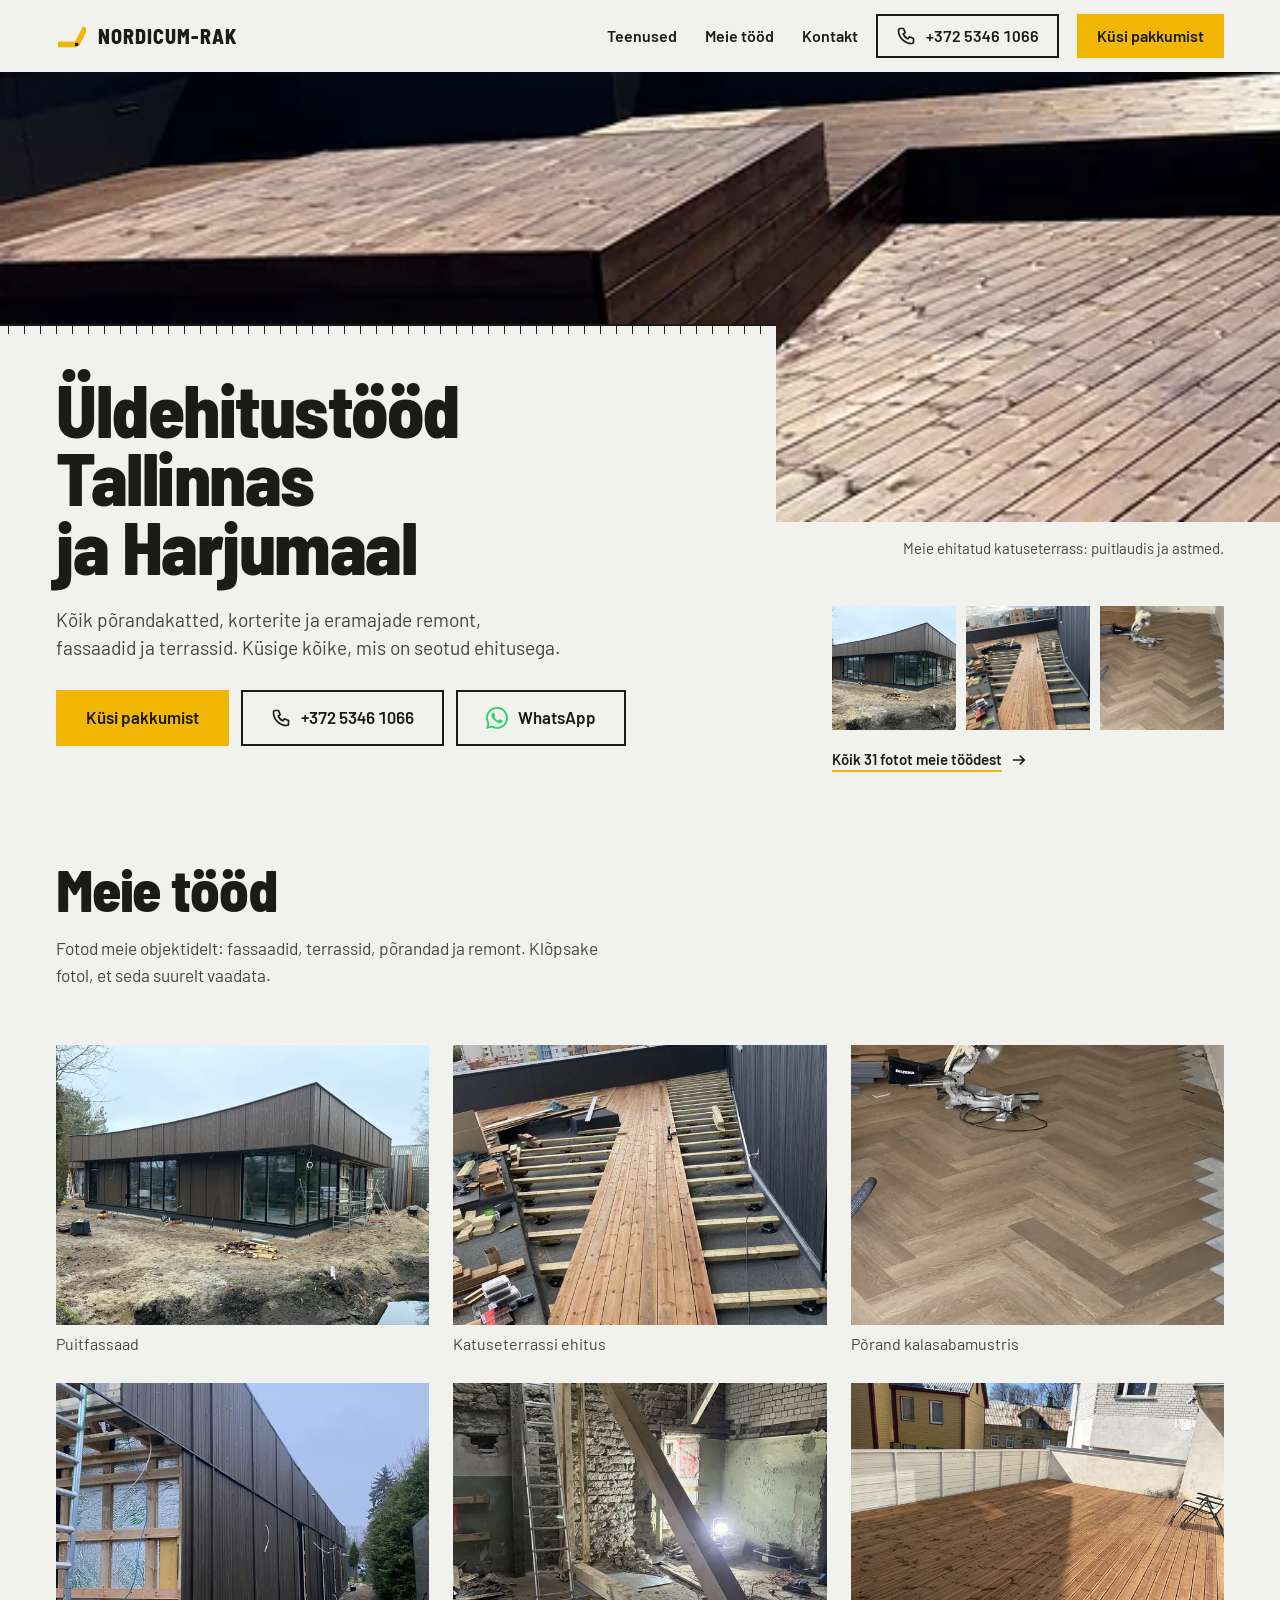
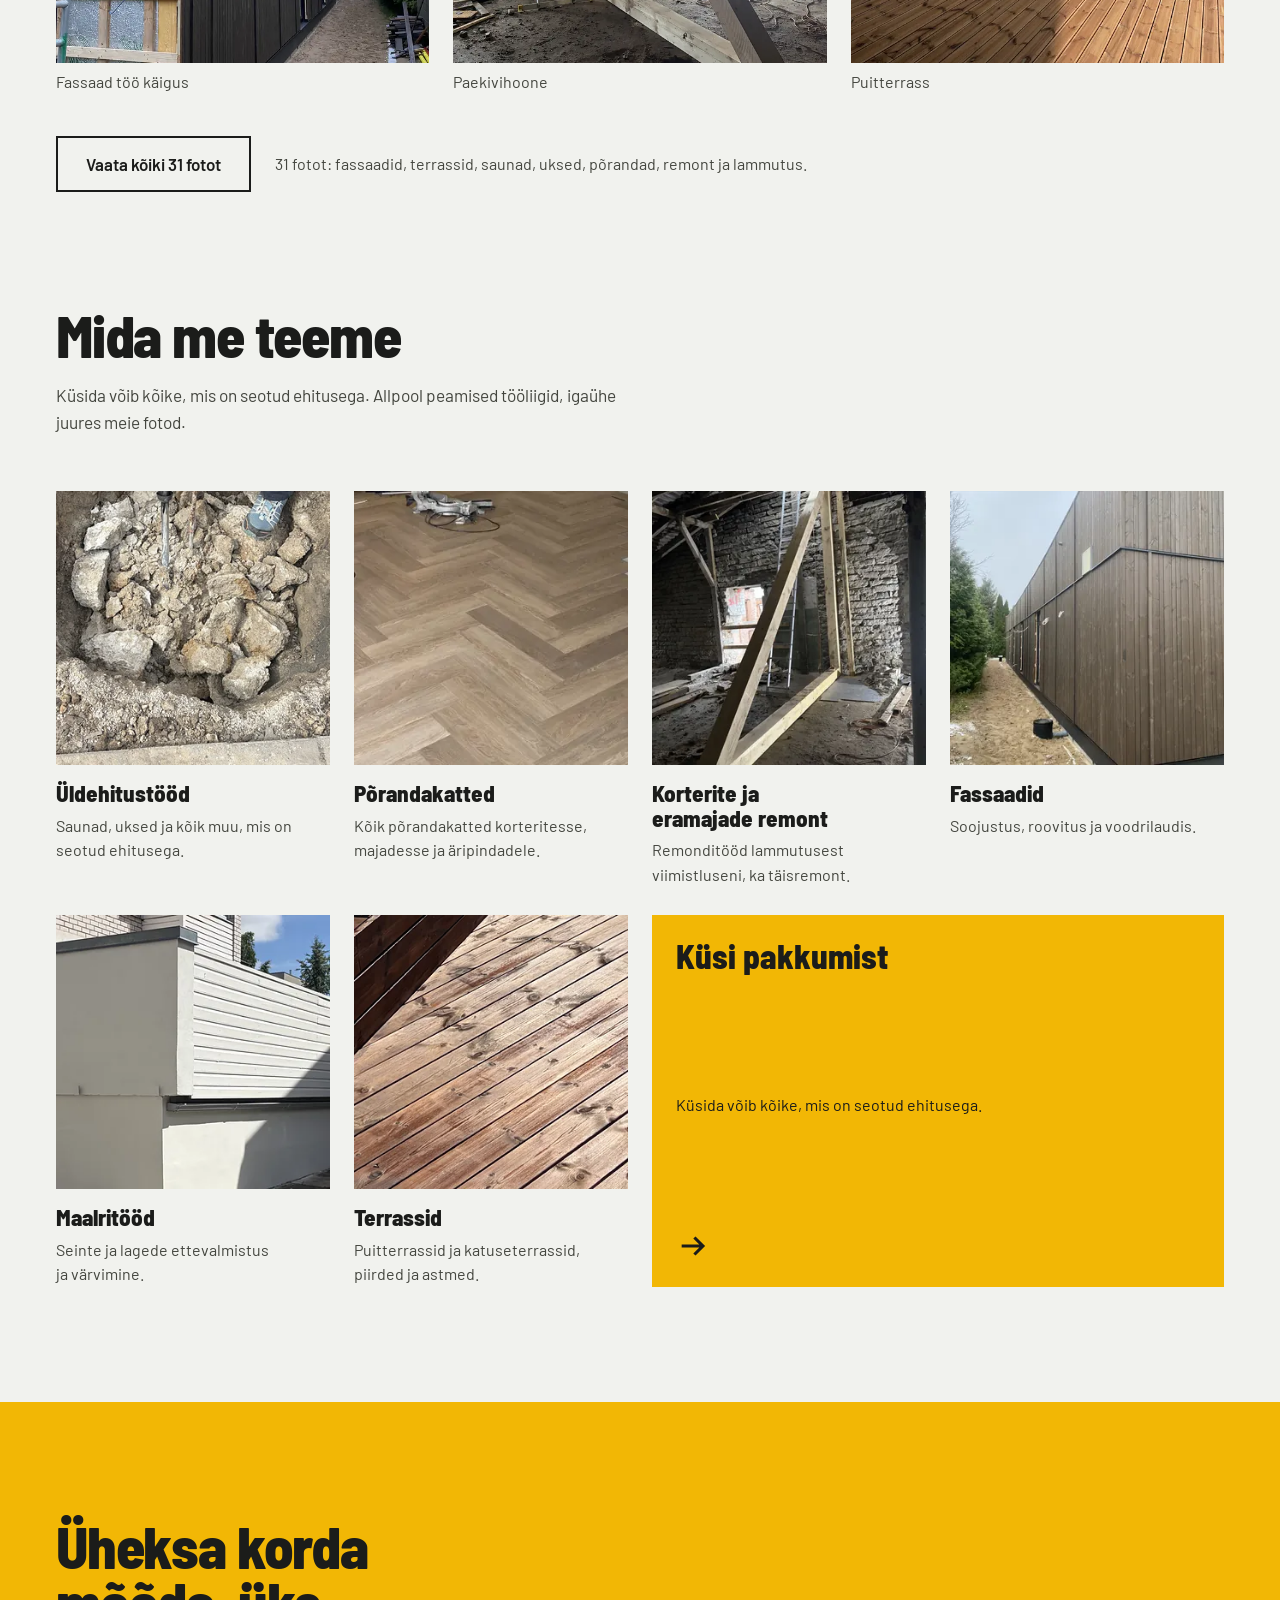
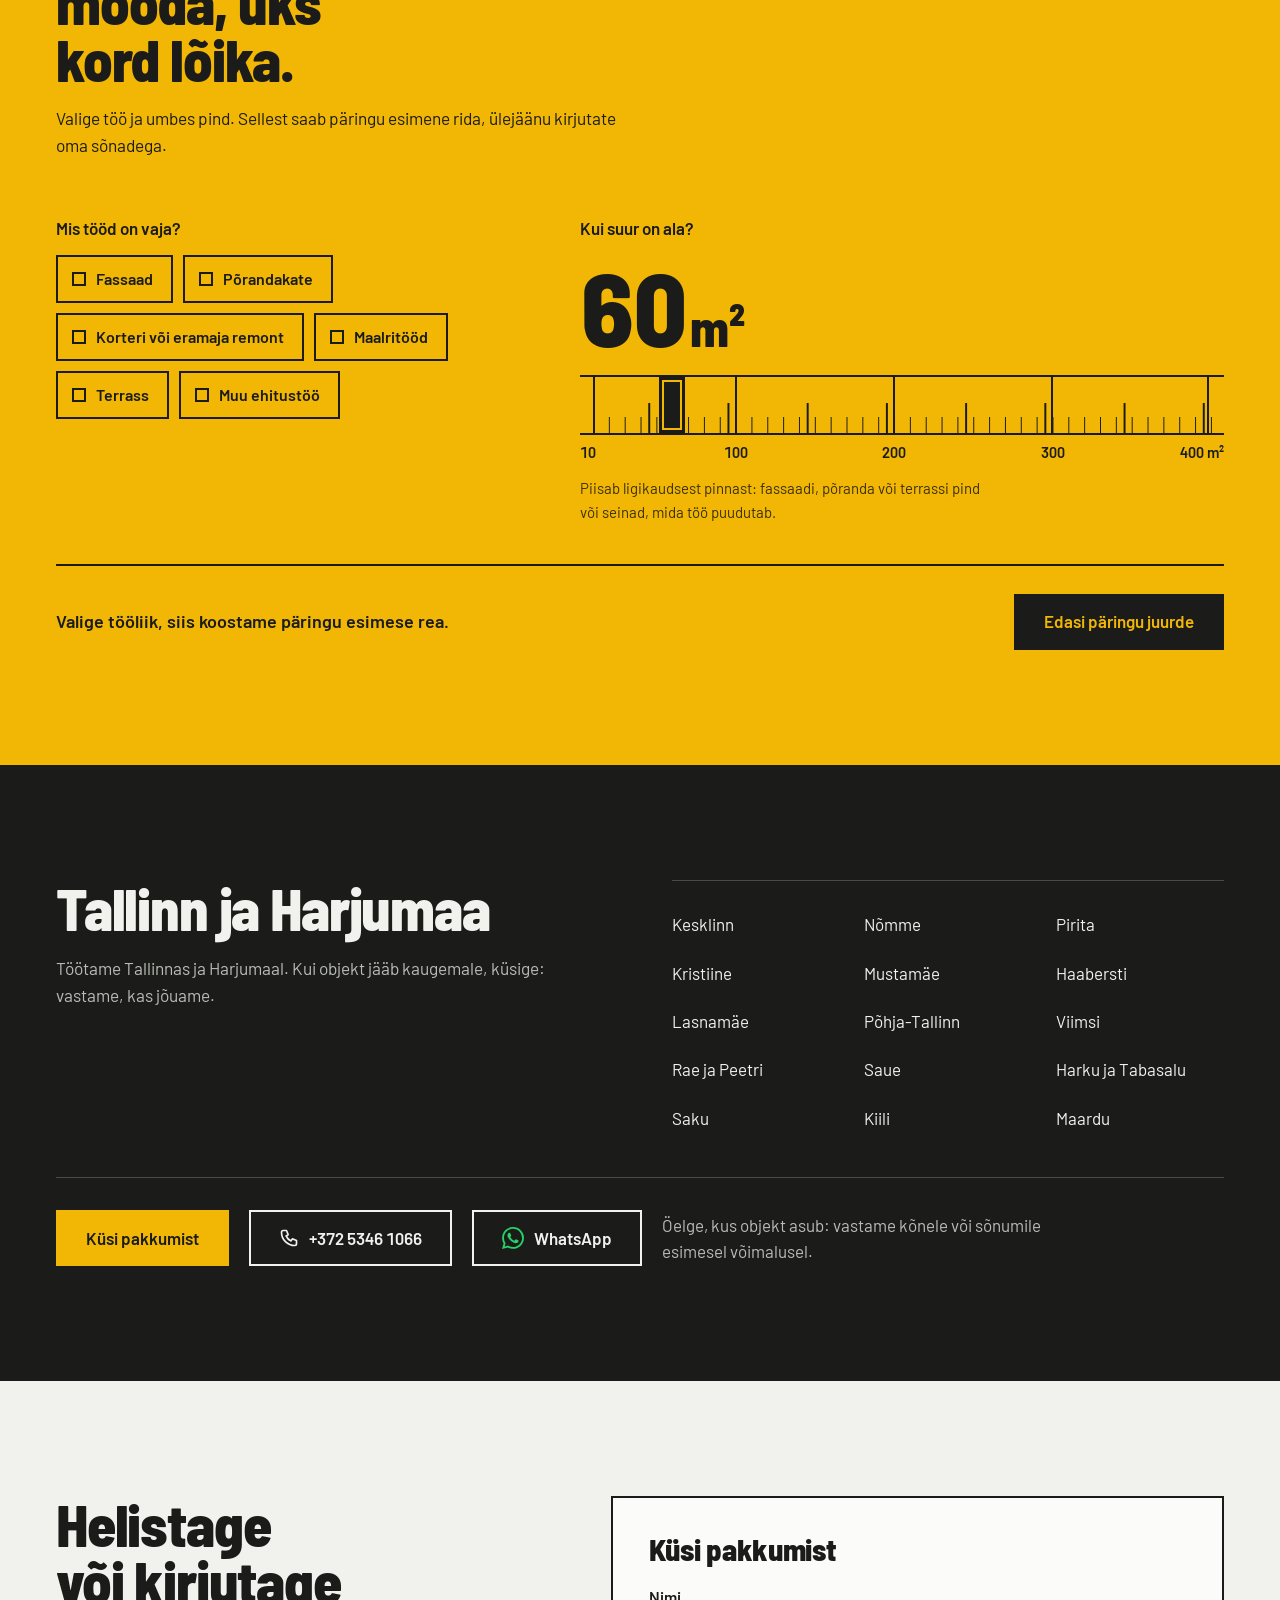
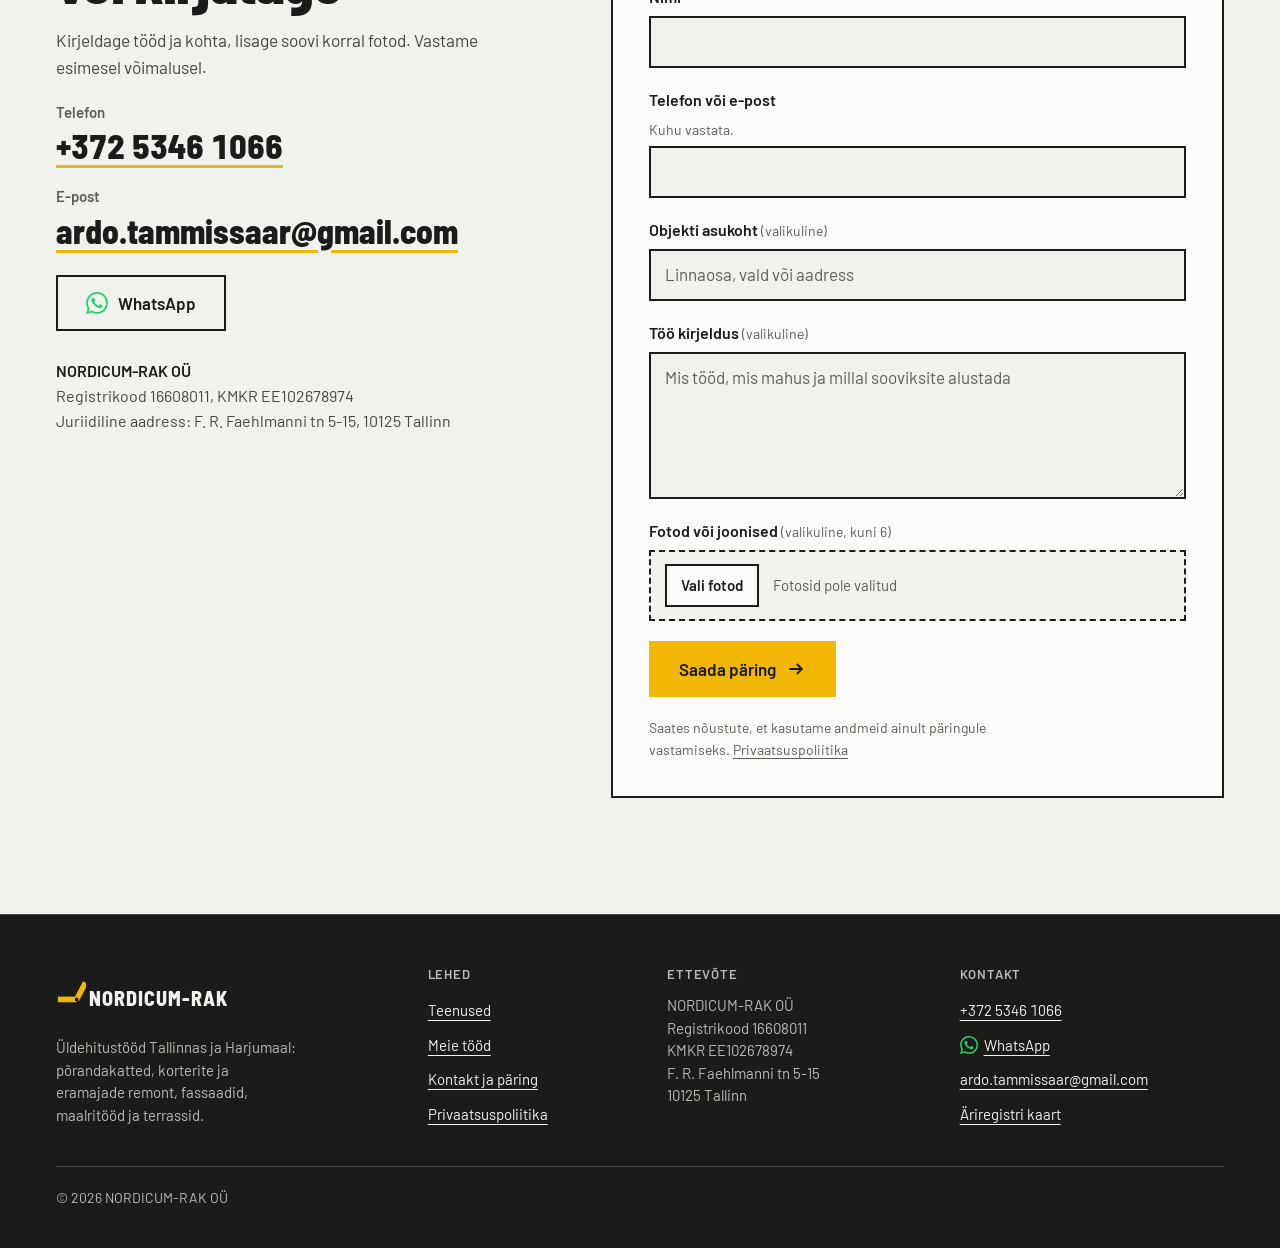
<file: index.html>
<!doctype html>
<html lang="et">
<head>
<meta charset="utf-8">
<meta name="viewport" content="width=device-width, initial-scale=1">
<title>Üldehitustööd Tallinnas: põrandakatted, korterite ja majade remont | NORDICUM-RAK OÜ</title>
<meta name="description" content="Üldehitustööd, kõik põrandakatted, korterite ja eramajade remont, fassaadid, maalritööd ja terrassid Tallinnas ja Harjumaal. Küsi pakkumist.">
<link rel="canonical" href="https://nordicumrak.ee/">
<meta property="og:url" content="https://nordicumrak.ee/">
<meta name="google-site-verification" content="-cyNp3X_n4Ul7Z97xINrS1q3Pj-QnTPw0xEid7ETD3g">
<meta property="og:type" content="website">
<meta property="og:locale" content="et_EE">
<meta property="og:site_name" content="NORDICUM-RAK OÜ">
<meta property="og:title" content="Üldehitustööd Tallinnas: põrandakatted, korterite ja majade remont | NORDICUM-RAK OÜ">
<meta property="og:description" content="Üldehitustööd, kõik põrandakatted, korterite ja eramajade remont, fassaadid, maalritööd ja terrassid Tallinnas ja Harjumaal. Küsi pakkumist.">
<meta property="og:image" content="https://nordicumrak.ee/img/og.jpg">
<meta property="og:image:width" content="1200">
<meta property="og:image:height" content="630">
<meta property="og:image:alt" content="NORDICUM-RAK OÜ ehitatud katuseterrass: puitlaudis ja astmed">
<meta name="twitter:card" content="summary_large_image">
<meta name="theme-color" content="#f1f2ee">
<link rel="icon" href="favicon.ico" sizes="32x32">
<link rel="icon" href="favicon.svg" type="image/svg+xml">
<link rel="apple-touch-icon" href="apple-touch-icon.png">
<link rel="preload" href="fonts/barlow-sc-800.woff2" as="font" type="font/woff2" crossorigin>
<link rel="preload" href="fonts/barlow-400.woff2" as="font" type="font/woff2" crossorigin>
<link rel="stylesheet" href="css/site.css">
<script type="application/ld+json">{"@context":"https://schema.org","@type":"GeneralContractor","name":"NORDICUM-RAK OÜ","telephone":"+372 5346 1066","email":"ardo.tammissaar@gmail.com","identifier":"16608011","vatID":"EE102678974","foundingDate":"2022-11-04","address":{"@type":"PostalAddress","streetAddress":"F. R. Faehlmanni tn 5-15","postalCode":"10125","addressLocality":"Tallinn","addressRegion":"Harju maakond","addressCountry":"EE"},"areaServed":[{"@type":"City","name":"Tallinn"},{"@type":"AdministrativeArea","name":"Harjumaa"}],"knowsAbout":["Üldehitustööd","Põrandakatted","PVC-põrandad","Parkett","Korterite ja eramajade remont","Fassaadid","Saunade ehitus","Uste paigaldus","Maalritööd","Terrassid"],"knowsLanguage":"et","url":"https://nordicumrak.ee/","image":"https://nordicumrak.ee/img/og.jpg"}</script>
</head>
<body>
<a class="skip" href="#main">Edasi sisu juurde</a>
<header class="hd">
  <div class="wrap hd-in">
    <a class="brand" href="./" aria-label="NORDICUM-RAK, avaleht">
      <svg class="mark" viewBox="0 0 32 32" aria-hidden="true" focusable="false"><path d="M2 22h20v6H2z" fill="#f2b705"/><path d="m19.2 23.9 9.6-18.4 5.3 2.8-9.6 18.4z" fill="#f2b705"/><circle cx="22" cy="25" r="2" fill="#1b1c1a"/></svg>
      <span class="brand-t">NORDICUM-RAK</span>
    </a>
    <nav class="nav" aria-label="Põhimenüü">
      <a href="teenused/">Teenused</a>
      <a href="tood/">Meie tööd</a>
      <a href="kontakt/">Kontakt</a>
    </nav>
    <a class="btn btn-o hd-tel" href="tel:+37253461066"><svg viewBox="0 0 24 24" aria-hidden="true" focusable="false"><path d="M5 3h4l2 5-2.5 1.5a11 11 0 0 0 6 6L16 13l5 2v4a2 2 0 0 1-2 2A16 16 0 0 1 3 5a2 2 0 0 1 2-2z" fill="none" stroke="currentColor" stroke-width="2" stroke-linejoin="round"/></svg><span class="num">+372 5346 1066</span></a>
    <a class="btn btn-y hd-cta" href="#paring">Küsi pakkumist</a>
    <a class="hd-ico" href="https://wa.me/37253461066?text=Tere!%20Soovin%20pakkumist%3A%20" target="_blank" rel="noopener" aria-label="Kirjuta WhatsAppis"><svg class="wa-i" viewBox="0 0 24 24" aria-hidden="true" focusable="false"><path fill="#25D366" d="M17.472 14.382c-.297-.149-1.758-.867-2.03-.967-.273-.099-.471-.148-.67.15-.197.297-.767.966-.94 1.164-.173.199-.347.223-.644.075-.297-.15-1.255-.463-2.39-1.475-.883-.788-1.48-1.761-1.653-2.059-.173-.297-.018-.458.13-.606.134-.133.298-.347.446-.52.149-.174.198-.298.298-.497.099-.198.05-.371-.025-.52-.075-.149-.669-1.612-.916-2.207-.242-.579-.487-.5-.669-.51-.173-.008-.371-.01-.57-.01-.198 0-.52.074-.792.372-.272.297-1.04 1.016-1.04 2.479 0 1.462 1.065 2.875 1.213 3.074.149.198 2.096 3.2 5.077 4.487.709.306 1.262.489 1.694.625.712.227 1.36.195 1.871.118.571-.085 1.758-.719 2.006-1.413.248-.694.248-1.289.173-1.413-.074-.124-.272-.198-.57-.347m-5.421 7.403h-.004a9.87 9.87 0 01-5.031-1.378l-.361-.214-3.741.982.998-3.648-.235-.374a9.86 9.86 0 01-1.51-5.26c.001-5.45 4.436-9.884 9.888-9.884 2.64 0 5.122 1.03 6.988 2.898a9.825 9.825 0 012.893 6.994c-.003 5.45-4.437 9.884-9.885 9.884m8.413-18.297A11.815 11.815 0 0012.05 0C5.495 0 .16 5.335.157 11.892c0 2.096.547 4.142 1.588 5.945L.057 24l6.305-1.654a11.882 11.882 0 005.683 1.448h.005c6.554 0 11.89-5.335 11.893-11.893a11.821 11.821 0 00-3.48-8.413Z"/></svg></a>
    <a class="hd-ico" href="tel:+37253461066" aria-label="Helista +372 5346 1066"><svg viewBox="0 0 24 24" aria-hidden="true" focusable="false"><path d="M5 3h4l2 5-2.5 1.5a11 11 0 0 0 6 6L16 13l5 2v4a2 2 0 0 1-2 2A16 16 0 0 1 3 5a2 2 0 0 1 2-2z" fill="none" stroke="currentColor" stroke-width="2" stroke-linejoin="round"/></svg></a>
    <button class="burger" type="button" aria-expanded="false" aria-controls="menu" aria-label="Menüü"><span></span><span></span></button>
  </div>
  <div id="menu" class="menu" hidden tabindex="-1">
    <nav aria-label="Menüü">
      <a class="m-link" href="./" aria-current="page">Avaleht</a>
      <a class="m-link" href="teenused/">Teenused</a>
      <a class="m-link" href="tood/">Meie tööd</a>
      <a class="m-link" href="kontakt/">Kontakt</a>
    </nav>
    <div class="m-foot">
      <a class="btn btn-ink" href="#paring">Küsi pakkumist</a>
      <a class="btn btn-o btn-wa" href="https://wa.me/37253461066?text=Tere!%20Soovin%20pakkumist%3A%20" target="_blank" rel="noopener"><svg class="wa-i" viewBox="0 0 24 24" aria-hidden="true" focusable="false"><path fill="#25D366" d="M17.472 14.382c-.297-.149-1.758-.867-2.03-.967-.273-.099-.471-.148-.67.15-.197.297-.767.966-.94 1.164-.173.199-.347.223-.644.075-.297-.15-1.255-.463-2.39-1.475-.883-.788-1.48-1.761-1.653-2.059-.173-.297-.018-.458.13-.606.134-.133.298-.347.446-.52.149-.174.198-.298.298-.497.099-.198.05-.371-.025-.52-.075-.149-.669-1.612-.916-2.207-.242-.579-.487-.5-.669-.51-.173-.008-.371-.01-.57-.01-.198 0-.52.074-.792.372-.272.297-1.04 1.016-1.04 2.479 0 1.462 1.065 2.875 1.213 3.074.149.198 2.096 3.2 5.077 4.487.709.306 1.262.489 1.694.625.712.227 1.36.195 1.871.118.571-.085 1.758-.719 2.006-1.413.248-.694.248-1.289.173-1.413-.074-.124-.272-.198-.57-.347m-5.421 7.403h-.004a9.87 9.87 0 01-5.031-1.378l-.361-.214-3.741.982.998-3.648-.235-.374a9.86 9.86 0 01-1.51-5.26c.001-5.45 4.436-9.884 9.888-9.884 2.64 0 5.122 1.03 6.988 2.898a9.825 9.825 0 012.893 6.994c-.003 5.45-4.437 9.884-9.885 9.884m8.413-18.297A11.815 11.815 0 0012.05 0C5.495 0 .16 5.335.157 11.892c0 2.096.547 4.142 1.588 5.945L.057 24l6.305-1.654a11.882 11.882 0 005.683 1.448h.005c6.554 0 11.89-5.335 11.893-11.893a11.821 11.821 0 00-3.48-8.413Z"/></svg><span>WhatsApp</span></a>
      <a class="m-tel num" href="tel:+37253461066">+372 5346 1066</a>
      <a class="m-mail" href="mailto:ardo.tammissaar@gmail.com">ardo.tammissaar@gmail.com</a>
    </div>
  </div>
</header>

<main id="main">
  <section class="hero" id="hero" aria-labelledby="h1">
    <div class="hero-ph">
      <picture>
        <source media="(max-width: 699px)" srcset="img/hero-m-480.webp 480w, img/hero-m-760.webp 760w, img/hero-m-1000.webp 1000w" sizes="100vw">
        <img src="img/hero-1400.webp" srcset="img/hero-760.webp 760w, img/hero-1000.webp 1000w, img/hero-1400.webp 1400w, img/hero-1600.webp 1600w" sizes="100vw" width="1600" height="700" alt="Meie ehitatud katuseterrass puitlaudise ja astmetega, taustal linnavaade" fetchpriority="high" decoding="async">
      </picture>
    </div>
    <div class="wrap">
      <p class="hero-cap">Meie ehitatud katuseterrass: puitlaudis ja astmed.</p>
      <div class="hero-strip">
        <ul aria-label="Meie tööd, valik">
          <li><button class="lb-t lb-alias" type="button" data-full="img/tood/fassaad-hoone-1600.webp" data-w="1600" data-h="1200" aria-haspopup="dialog"><img src="img/tood/fassaad-hoone-600.webp" srcset="img/tood/fassaad-hoone-600.webp 600w, img/tood/fassaad-hoone-1000.webp 1000w" sizes="140px" width="600" height="450" alt="Puitfassaad: tume vertikaalne voodrilaud ja suured aknad, ümbruse tööd veel käivad." loading="lazy" decoding="async"></button></li>
          <li><button class="lb-t lb-alias" type="button" data-full="img/tood/katuseterrass-ehitus-1600.webp" data-w="1200" data-h="1600" aria-haspopup="dialog"><img src="img/tood/katuseterrass-ehitus-600.webp" srcset="img/tood/katuseterrass-ehitus-600.webp 600w, img/tood/katuseterrass-ehitus-1000.webp 1000w" sizes="140px" width="600" height="800" alt="Katuseterrassi ehitus: puitlaudis reguleeritavatel tugijalgadel." loading="lazy" decoding="async"></button></li>
          <li><button class="lb-t lb-alias" type="button" data-full="img/tood/porand-kalasaba-1600.webp" data-w="1200" data-h="1600" aria-haspopup="dialog"><img src="img/tood/porand-kalasaba-600.webp" srcset="img/tood/porand-kalasaba-600.webp 600w, img/tood/porand-kalasaba-1000.webp 1000w" sizes="140px" width="600" height="800" alt="Kalasabamustris põranda paigaldus." loading="lazy" decoding="async"></button></li>
        </ul>
        <a href="tood/">Kõik 31 fotot meie töödest<svg viewBox="0 0 24 24" aria-hidden="true" focusable="false"><path d="M4 12h15m-6-6 6 6-6 6" fill="none" stroke="currentColor" stroke-width="2.2"/></svg></a>
      </div>
      <div class="hero-panel" id="panel">
        <div class="edge" aria-hidden="true"></div>
        <h1 id="h1">Üldehitustööd Tallinnas ja Harjumaal</h1>
        <p class="lead">Kõik põrandakatted, korterite ja eramajade remont, fassaadid ja terrassid. Küsige kõike, mis on seotud ehitusega.</p>
        <div class="cta">
          <a class="btn btn-y" href="#paring">Küsi pakkumist</a>
          <a class="btn btn-o" href="tel:+37253461066"><svg viewBox="0 0 24 24" aria-hidden="true" focusable="false"><path d="M5 3h4l2 5-2.5 1.5a11 11 0 0 0 6 6L16 13l5 2v4a2 2 0 0 1-2 2A16 16 0 0 1 3 5a2 2 0 0 1 2-2z" fill="none" stroke="currentColor" stroke-width="2" stroke-linejoin="round"/></svg><span class="num t-long">+372 5346 1066</span><span class="t-short">Helista</span></a>
          <a class="btn btn-o btn-wa" href="https://wa.me/37253461066?text=Tere!%20Soovin%20pakkumist%3A%20" target="_blank" rel="noopener"><svg class="wa-i" viewBox="0 0 24 24" aria-hidden="true" focusable="false"><path fill="#25D366" d="M17.472 14.382c-.297-.149-1.758-.867-2.03-.967-.273-.099-.471-.148-.67.15-.197.297-.767.966-.94 1.164-.173.199-.347.223-.644.075-.297-.15-1.255-.463-2.39-1.475-.883-.788-1.48-1.761-1.653-2.059-.173-.297-.018-.458.13-.606.134-.133.298-.347.446-.52.149-.174.198-.298.298-.497.099-.198.05-.371-.025-.52-.075-.149-.669-1.612-.916-2.207-.242-.579-.487-.5-.669-.51-.173-.008-.371-.01-.57-.01-.198 0-.52.074-.792.372-.272.297-1.04 1.016-1.04 2.479 0 1.462 1.065 2.875 1.213 3.074.149.198 2.096 3.2 5.077 4.487.709.306 1.262.489 1.694.625.712.227 1.36.195 1.871.118.571-.085 1.758-.719 2.006-1.413.248-.694.248-1.289.173-1.413-.074-.124-.272-.198-.57-.347m-5.421 7.403h-.004a9.87 9.87 0 01-5.031-1.378l-.361-.214-3.741.982.998-3.648-.235-.374a9.86 9.86 0 01-1.51-5.26c.001-5.45 4.436-9.884 9.888-9.884 2.64 0 5.122 1.03 6.988 2.898a9.825 9.825 0 012.893 6.994c-.003 5.45-4.437 9.884-9.885 9.884m8.413-18.297A11.815 11.815 0 0012.05 0C5.495 0 .16 5.335.157 11.892c0 2.096.547 4.142 1.588 5.945L.057 24l6.305-1.654a11.882 11.882 0 005.683 1.448h.005c6.554 0 11.89-5.335 11.893-11.893a11.821 11.821 0 00-3.48-8.413Z"/></svg><span>WhatsApp</span></a>
        </div>
      </div>
    </div>
  </section>

  <section class="sec" id="tood" aria-labelledby="h-tood">
    <div class="wrap">
      <div class="sec-h">
        <h2 id="h-tood">Meie tööd</h2>
        <p class="sec-p">Fotod meie objektidelt: fassaadid, terrassid, põrandad ja remont. Klõpsake fotol, et seda suurelt vaadata.</p>
      </div>
      <ul class="wk">
        <li><figure><button class="lb-t" type="button" data-full="img/tood/fassaad-hoone-1600.webp" data-w="1600" data-h="1200" aria-haspopup="dialog"><img src="img/tood/fassaad-hoone-600.webp" srcset="img/tood/fassaad-hoone-600.webp 600w, img/tood/fassaad-hoone-1000.webp 1000w" sizes="(min-width: 1240px) 400px, (min-width: 700px) 31vw, 50vw" width="600" height="450" alt="Puitfassaad: tume vertikaalne voodrilaud ja suured aknad, ümbruse tööd veel käivad." loading="lazy" decoding="async"></button><figcaption class="fc">Puitfassaad</figcaption></figure></li>
        <li><figure><button class="lb-t" type="button" data-full="img/tood/katuseterrass-ehitus-1600.webp" data-w="1200" data-h="1600" aria-haspopup="dialog"><img src="img/tood/katuseterrass-ehitus-600.webp" srcset="img/tood/katuseterrass-ehitus-600.webp 600w, img/tood/katuseterrass-ehitus-1000.webp 1000w" sizes="(min-width: 1240px) 400px, (min-width: 700px) 31vw, 50vw" width="600" height="800" alt="Katuseterrassi ehitus: puitlaudis reguleeritavatel tugijalgadel." loading="lazy" decoding="async"></button><figcaption class="fc">Katuseterrassi ehitus</figcaption></figure></li>
        <li><figure><button class="lb-t" type="button" data-full="img/tood/porand-kalasaba-1600.webp" data-w="1200" data-h="1600" aria-haspopup="dialog"><img src="img/tood/porand-kalasaba-600.webp" srcset="img/tood/porand-kalasaba-600.webp 600w, img/tood/porand-kalasaba-1000.webp 1000w" sizes="(min-width: 1240px) 400px, (min-width: 700px) 31vw, 50vw" width="600" height="800" alt="Kalasabamustris põranda paigaldus." loading="lazy" decoding="async"></button><figcaption class="fc">Põrand kalasabamustris</figcaption></figure></li>
        <li><figure><button class="lb-t" type="button" data-full="img/tood/fassaad-soojustus-1600.webp" data-w="1200" data-h="1600" aria-haspopup="dialog"><img src="img/tood/fassaad-soojustus-600.webp" srcset="img/tood/fassaad-soojustus-600.webp 600w, img/tood/fassaad-soojustus-1000.webp 1000w" sizes="(min-width: 1240px) 400px, (min-width: 700px) 31vw, 50vw" width="600" height="800" alt="Fassaad töö käigus: vasakul soojustus ja roovitus, paremal valmis voodrilaud." loading="lazy" decoding="async"></button><figcaption class="fc">Fassaad töö käigus</figcaption></figure></li>
        <li><figure><button class="lb-t" type="button" data-full="img/tood/paekivi-toed-1600.webp" data-w="1200" data-h="1600" aria-haspopup="dialog"><img src="img/tood/paekivi-toed-600.webp" srcset="img/tood/paekivi-toed-600.webp 600w, img/tood/paekivi-toed-1000.webp 1000w" sizes="(min-width: 1240px) 400px, (min-width: 700px) 31vw, 50vw" width="600" height="800" alt="Vana paekivihoone sees: puidust toed ja talad." loading="lazy" decoding="async"></button><figcaption class="fc">Paekivihoone</figcaption></figure></li>
        <li><figure><button class="lb-t" type="button" data-full="img/tood/terrass-piire-1600.webp" data-w="1600" data-h="1200" aria-haspopup="dialog"><img src="img/tood/terrass-piire-600.webp" srcset="img/tood/terrass-piire-600.webp 600w, img/tood/terrass-piire-1000.webp 1000w" sizes="(min-width: 1240px) 400px, (min-width: 700px) 31vw, 50vw" width="600" height="450" alt="Puitterrass valge piirdega." loading="lazy" decoding="async"></button><figcaption class="fc">Puitterrass</figcaption></figure></li>
      </ul>
      <div class="wk-foot">
        <a class="btn btn-o" href="tood/">Vaata kõiki 31 fotot</a>
        <p class="m-hide">31 fotot: fassaadid, terrassid, saunad, uksed, põrandad, remont ja lammutus.</p>
      </div>
    </div>
  </section>

  <section class="sec" id="teenused" aria-labelledby="h-teenused" style="padding-top:0">
    <div class="wrap">
      <div class="sec-h">
        <h2 id="h-teenused">Mida me teeme</h2>
        <p class="sec-p m-hide">Küsida võib kõike, mis on seotud ehitusega. Allpool peamised tööliigid, igaühe juures meie fotod.</p>
      </div>
      <ul class="sv-grid">
        <li class="sv"><a href="teenused/#uldehitus">
          <div class="sv-ph"><img src="img/s-uld-480.webp" srcset="img/s-uld-320.webp 320w, img/s-uld-480.webp 480w, img/s-uld-720.webp 720w" sizes="(min-width: 1000px) 292px, (min-width: 700px) 45vw, 84px" width="720" height="720" alt="" loading="lazy" decoding="async"></div>
          <h3>Üldehitustööd</h3>
          <p>Saunad, uksed ja kõik muu, mis on seotud ehitusega.</p>
        </a></li>
        <li class="sv"><a href="teenused/#porandad">
          <div class="sv-ph"><img src="img/s-porand-480.webp" srcset="img/s-porand-320.webp 320w, img/s-porand-480.webp 480w, img/s-porand-720.webp 720w" sizes="(min-width: 1000px) 292px, (min-width: 700px) 45vw, 84px" width="720" height="720" alt="" loading="lazy" decoding="async"></div>
          <h3>Põrandakatted</h3>
          <p>Kõik põrandakatted korteritesse, majadesse ja äripindadele.</p>
        </a></li>
        <li class="sv"><a href="teenused/#taisremont">
          <div class="sv-ph"><img src="img/s-taisremont-480.webp" srcset="img/s-taisremont-320.webp 320w, img/s-taisremont-480.webp 480w, img/s-taisremont-720.webp 720w" sizes="(min-width: 1000px) 292px, (min-width: 700px) 45vw, 84px" width="720" height="720" alt="" loading="lazy" decoding="async"></div>
          <h3>Korterite ja eramajade remont</h3>
          <p>Remonditööd lammutusest viimistluseni, ka täisremont.</p>
        </a></li>
        <li class="sv"><a href="teenused/#fassaadid">
          <div class="sv-ph"><img src="img/s-fassaad-480.webp" srcset="img/s-fassaad-320.webp 320w, img/s-fassaad-480.webp 480w, img/s-fassaad-720.webp 720w" sizes="(min-width: 1000px) 292px, (min-width: 700px) 45vw, 84px" width="720" height="720" alt="" loading="lazy" decoding="async"></div>
          <h3>Fassaadid</h3>
          <p>Soojustus, roovitus ja voodrilaudis.</p>
        </a></li>
        <li class="sv"><a href="teenused/#maalritood">
          <div class="sv-ph"><img src="img/s-maja-480.webp" srcset="img/s-maja-320.webp 320w, img/s-maja-480.webp 480w, img/s-maja-720.webp 720w" sizes="(min-width: 1000px) 292px, (min-width: 700px) 45vw, 84px" width="720" height="720" alt="" loading="lazy" decoding="async"></div>
          <h3>Maalritööd</h3>
          <p>Seinte ja lagede ettevalmistus ja värvimine.</p>
        </a></li>
        <li class="sv"><a href="teenused/#terrassid">
          <div class="sv-ph"><img src="img/s-terrass-480.webp" srcset="img/s-terrass-320.webp 320w, img/s-terrass-480.webp 480w, img/s-terrass-720.webp 720w" sizes="(min-width: 1000px) 292px, (min-width: 700px) 45vw, 84px" width="720" height="720" alt="" loading="lazy" decoding="async"></div>
          <h3>Terrassid</h3>
          <p>Puitterrassid ja katuseterrassid, piirded ja astmed.</p>
        </a></li>
        <li class="sv sv-cta"><a href="#paring">
          <h3>Küsi pakkumist</h3>
          <p>Küsida võib kõike, mis on seotud ehitusega.</p>
          <svg viewBox="0 0 24 24" aria-hidden="true" focusable="false"><path d="M4 12h15m-6-6 6 6-6 6" fill="none" stroke="currentColor" stroke-width="2.2"/></svg>
        </a></li>
      </ul>
    </div>
  </section>

  <section class="sec yellow" id="moot" aria-labelledby="h-moot">
    <div class="wrap">
      <div class="sec-h">
        <h2 id="h-moot">Üheksa korda mõõda, üks kord lõika.</h2>
        <p class="sec-p">Valige töö ja umbes pind. Sellest saab päringu esimene rida, ülejäänu kirjutate oma sõnadega.</p>
      </div>
      <div class="meas">
        <fieldset class="chips" id="jobs">
          <legend>Mis tööd on vaja?</legend>
          <div class="chip-row">
            <label class="chip"><input type="radio" name="job" value="fassaad" data-l="fassaad"><i></i><span>Fassaad</span></label>
            <label class="chip"><input type="radio" name="job" value="porand" data-l="põrandakate"><i></i><span>Põrandakate</span></label>
            <label class="chip"><input type="radio" name="job" value="taisremont" data-l="korteri või eramaja remont"><i></i><span>Korteri või eramaja remont</span></label>
            <label class="chip"><input type="radio" name="job" value="maalritood" data-l="maalritööd"><i></i><span>Maalritööd</span></label>
            <label class="chip"><input type="radio" name="job" value="terrass" data-l="terrass"><i></i><span>Terrass</span></label>
            <label class="chip"><input type="radio" name="job" value="uld" data-l="muu ehitustöö"><i></i><span>Muu ehitustöö</span></label>
          </div>
        </fieldset>
        <div class="tape-wrap">
          <label class="tape-l" for="area">Kui suur on ala?</label>
          <output class="tape-out" id="area-out" for="area"><span id="area-n">60</span><small>m²</small></output>
          <input class="tape" type="range" id="area" min="10" max="400" step="10" value="60" aria-describedby="tape-hint" aria-valuetext="umbes 60 ruutmeetrit">
          <div class="tape-scale" aria-hidden="true"><span style="--p:0">10</span><span style="--p:.23077">100</span><span style="--p:.48718">200</span><span style="--p:.74359">300</span><span style="--p:1">400 m²</span></div>
          <p class="hint" id="tape-hint">Piisab ligikaudsest pinnast: fassaadi, põranda või terrassi pind või seinad, mida töö puudutab.</p>
        </div>
        <div class="meas-foot">
          <p class="meas-line" id="meas-line" aria-live="polite">Valige tööliik, siis koostame päringu esimese rea.</p>
          <a class="btn btn-ink" id="meas-go" href="#paring">Edasi päringu juurde</a>
        </div>
      </div>
    </div>
  </section>

  <section class="sec dark" id="piirkond" aria-labelledby="h-piirkond">
    <div class="wrap area">
      <div>
        <h2 id="h-piirkond">Tallinn ja Harjumaa</h2>
        <p class="sec-p">Töötame Tallinnas ja Harjumaal. Kui objekt jääb kaugemale, küsige: vastame, kas jõuame.</p>
      </div>
      <ul class="area-list" aria-label="Piirkonnad">
        <li>Kesklinn</li><li>Nõmme</li><li>Pirita</li><li>Kristiine</li><li>Mustamäe</li><li>Haabersti</li><li>Lasnamäe</li><li>Põhja-Tallinn</li>
        <li>Viimsi</li><li>Rae ja Peetri</li><li>Saue</li><li>Harku ja Tabasalu</li><li>Saku</li><li>Kiili</li><li>Maardu</li>
      </ul>
      <div class="area-cta">
        <a class="btn btn-y" href="#paring">Küsi pakkumist</a>
        <a class="btn btn-o" href="tel:+37253461066"><svg viewBox="0 0 24 24" aria-hidden="true" focusable="false"><path d="M5 3h4l2 5-2.5 1.5a11 11 0 0 0 6 6L16 13l5 2v4a2 2 0 0 1-2 2A16 16 0 0 1 3 5a2 2 0 0 1 2-2z" fill="none" stroke="currentColor" stroke-width="2" stroke-linejoin="round"/></svg><span class="num">+372 5346 1066</span></a>
        <a class="btn btn-o btn-wa" href="https://wa.me/37253461066?text=Tere!%20Soovin%20pakkumist%3A%20" target="_blank" rel="noopener"><svg class="wa-i" viewBox="0 0 24 24" aria-hidden="true" focusable="false"><path fill="#25D366" d="M17.472 14.382c-.297-.149-1.758-.867-2.03-.967-.273-.099-.471-.148-.67.15-.197.297-.767.966-.94 1.164-.173.199-.347.223-.644.075-.297-.15-1.255-.463-2.39-1.475-.883-.788-1.48-1.761-1.653-2.059-.173-.297-.018-.458.13-.606.134-.133.298-.347.446-.52.149-.174.198-.298.298-.497.099-.198.05-.371-.025-.52-.075-.149-.669-1.612-.916-2.207-.242-.579-.487-.5-.669-.51-.173-.008-.371-.01-.57-.01-.198 0-.52.074-.792.372-.272.297-1.04 1.016-1.04 2.479 0 1.462 1.065 2.875 1.213 3.074.149.198 2.096 3.2 5.077 4.487.709.306 1.262.489 1.694.625.712.227 1.36.195 1.871.118.571-.085 1.758-.719 2.006-1.413.248-.694.248-1.289.173-1.413-.074-.124-.272-.198-.57-.347m-5.421 7.403h-.004a9.87 9.87 0 01-5.031-1.378l-.361-.214-3.741.982.998-3.648-.235-.374a9.86 9.86 0 01-1.51-5.26c.001-5.45 4.436-9.884 9.888-9.884 2.64 0 5.122 1.03 6.988 2.898a9.825 9.825 0 012.893 6.994c-.003 5.45-4.437 9.884-9.885 9.884m8.413-18.297A11.815 11.815 0 0012.05 0C5.495 0 .16 5.335.157 11.892c0 2.096.547 4.142 1.588 5.945L.057 24l6.305-1.654a11.882 11.882 0 005.683 1.448h.005c6.554 0 11.89-5.335 11.893-11.893a11.821 11.821 0 00-3.48-8.413Z"/></svg><span>WhatsApp</span></a>
        <p>Öelge, kus objekt asub: vastame kõnele või sõnumile esimesel võimalusel.</p>
      </div>
    </div>
  </section>

  <section class="sec" id="paring" aria-labelledby="h-paring">
    <div class="wrap kon">
      <div class="kon-l">
        <h2 id="h-paring">Helistage või kirjutage</h2>
        <p class="sec-p">Kirjeldage tööd ja kohta, lisage soovi korral fotod. Vastame esimesel võimalusel.</p>
        <p class="big"><span class="big-l">Telefon</span><a class="num" href="tel:+37253461066">+372 5346 1066</a></p>
        <p class="big"><span class="big-l">E-post</span><a href="mailto:ardo.tammissaar@gmail.com">ardo.tammissaar@gmail.com</a></p>
        <a class="btn btn-o btn-wa" href="https://wa.me/37253461066?text=Tere!%20Soovin%20pakkumist%3A%20" target="_blank" rel="noopener"><svg class="wa-i" viewBox="0 0 24 24" aria-hidden="true" focusable="false"><path fill="#25D366" d="M17.472 14.382c-.297-.149-1.758-.867-2.03-.967-.273-.099-.471-.148-.67.15-.197.297-.767.966-.94 1.164-.173.199-.347.223-.644.075-.297-.15-1.255-.463-2.39-1.475-.883-.788-1.48-1.761-1.653-2.059-.173-.297-.018-.458.13-.606.134-.133.298-.347.446-.52.149-.174.198-.298.298-.497.099-.198.05-.371-.025-.52-.075-.149-.669-1.612-.916-2.207-.242-.579-.487-.5-.669-.51-.173-.008-.371-.01-.57-.01-.198 0-.52.074-.792.372-.272.297-1.04 1.016-1.04 2.479 0 1.462 1.065 2.875 1.213 3.074.149.198 2.096 3.2 5.077 4.487.709.306 1.262.489 1.694.625.712.227 1.36.195 1.871.118.571-.085 1.758-.719 2.006-1.413.248-.694.248-1.289.173-1.413-.074-.124-.272-.198-.57-.347m-5.421 7.403h-.004a9.87 9.87 0 01-5.031-1.378l-.361-.214-3.741.982.998-3.648-.235-.374a9.86 9.86 0 01-1.51-5.26c.001-5.45 4.436-9.884 9.888-9.884 2.64 0 5.122 1.03 6.988 2.898a9.825 9.825 0 012.893 6.994c-.003 5.45-4.437 9.884-9.885 9.884m8.413-18.297A11.815 11.815 0 0012.05 0C5.495 0 .16 5.335.157 11.892c0 2.096.547 4.142 1.588 5.945L.057 24l6.305-1.654a11.882 11.882 0 005.683 1.448h.005c6.554 0 11.89-5.335 11.893-11.893a11.821 11.821 0 00-3.48-8.413Z"/></svg><span>WhatsApp</span></a>
        <p class="addr ft-dup"><b>NORDICUM-RAK OÜ</b><br>Registrikood 16608011, KMKR EE102678974<br>Juriidiline aadress: F. R. Faehlmanni tn 5-15, 10125 Tallinn</p>
      </div>

      <form class="form" id="qform" novalidate action="mailto:ardo.tammissaar@gmail.com?subject=P%C3%A4ring%20kodulehelt" method="post" enctype="text/plain">
        <p class="form-h">Küsi pakkumist</p>
        <p class="sum" id="f-sum" role="alert">Palun täitke punasega märgitud väljad.</p>
        <div class="fld">
          <label for="f-name">Nimi</label>
          <input id="f-name" name="name" type="text" autocomplete="name" required aria-describedby="e-name">
          <p class="err" id="e-name">Kirjutage oma nimi.</p>
        </div>
        <div class="fld">
          <label for="f-contact">Telefon või e-post</label>
          <span class="sub" id="s-contact">Kuhu vastata.</span>
          <input id="f-contact" name="contact" type="text" autocomplete="tel" required aria-describedby="s-contact e-contact">
          <p class="err" id="e-contact">Kirjutage telefoninumber või e-posti aadress, kuhu vastata.</p>
        </div>
        <div class="fld">
          <label for="f-place">Objekti asukoht <small>(valikuline)</small></label>
          <input id="f-place" name="place" type="text" autocomplete="address-level2" placeholder="Linnaosa, vald või aadress">
        </div>
        <div class="fld">
          <label for="f-msg">Töö kirjeldus <small>(valikuline)</small></label>
          <textarea id="f-msg" name="msg" rows="5" placeholder="Mis tööd, mis mahus ja millal sooviksite alustada"></textarea>
        </div>
        <div class="fld">
          <label for="f-file">Fotod või joonised <small>(valikuline, kuni 6)</small></label>
          <div class="filebox" id="f-box">
            <input id="f-file" type="file" accept="image/*" multiple>
            <span class="fb" aria-hidden="true">Vali fotod</span>
            <span class="fn" id="f-files" aria-live="polite">Fotosid pole valitud</span>
          </div>
          <ul class="thumbs" id="f-thumbs"></ul>
          <p class="fnote" id="f-note" role="status"></p>
        </div>
        <div class="hp" aria-hidden="true"><label for="f-hp">Ärge täitke seda välja</label><input id="f-hp" name="hp" type="text" tabindex="-1" autocomplete="off"></div>
        <button class="btn btn-y" type="submit"><span class="bl">Saada päring</span><svg viewBox="0 0 24 24" aria-hidden="true" focusable="false"><path d="M4 12h15m-6-6 6 6-6 6" fill="none" stroke="currentColor" stroke-width="2.2"/></svg></button>
        <div class="sendnote" id="f-err" role="alert" tabindex="-1">
          <p class="sn-h">Vormi kaudu saatmine ei õnnestunud.</p>
          <p>Teie tekst on alles. Saatke see ühe klõpsuga e-kirja või WhatsAppi sõnumina<span id="f-err-ph" hidden> ja lisage fotod sinna</span>:</p>
          <div class="sn-row">
            <a class="btn btn-ink" id="f-err-mail" href="mailto:ardo.tammissaar@gmail.com">Saada e-kirjaga</a>
            <a class="btn btn-o btn-wa" id="f-err-wa" href="https://wa.me/37253461066?text=Tere!%20Soovin%20pakkumist%3A%20" target="_blank" rel="noopener"><svg class="wa-i" viewBox="0 0 24 24" aria-hidden="true" focusable="false"><path fill="#25D366" d="M17.472 14.382c-.297-.149-1.758-.867-2.03-.967-.273-.099-.471-.148-.67.15-.197.297-.767.966-.94 1.164-.173.199-.347.223-.644.075-.297-.15-1.255-.463-2.39-1.475-.883-.788-1.48-1.761-1.653-2.059-.173-.297-.018-.458.13-.606.134-.133.298-.347.446-.52.149-.174.198-.298.298-.497.099-.198.05-.371-.025-.52-.075-.149-.669-1.612-.916-2.207-.242-.579-.487-.5-.669-.51-.173-.008-.371-.01-.57-.01-.198 0-.52.074-.792.372-.272.297-1.04 1.016-1.04 2.479 0 1.462 1.065 2.875 1.213 3.074.149.198 2.096 3.2 5.077 4.487.709.306 1.262.489 1.694.625.712.227 1.36.195 1.871.118.571-.085 1.758-.719 2.006-1.413.248-.694.248-1.289.173-1.413-.074-.124-.272-.198-.57-.347m-5.421 7.403h-.004a9.87 9.87 0 01-5.031-1.378l-.361-.214-3.741.982.998-3.648-.235-.374a9.86 9.86 0 01-1.51-5.26c.001-5.45 4.436-9.884 9.888-9.884 2.64 0 5.122 1.03 6.988 2.898a9.825 9.825 0 012.893 6.994c-.003 5.45-4.437 9.884-9.885 9.884m8.413-18.297A11.815 11.815 0 0012.05 0C5.495 0 .16 5.335.157 11.892c0 2.096.547 4.142 1.588 5.945L.057 24l6.305-1.654a11.882 11.882 0 005.683 1.448h.005c6.554 0 11.89-5.335 11.893-11.893a11.821 11.821 0 00-3.48-8.413Z"/></svg><span>Saada WhatsAppis</span></a>
          </div>
          <p>Või helistage <a class="num" href="tel:+37253461066">+372 5346 1066</a>. E-post: <a href="mailto:ardo.tammissaar@gmail.com">ardo.tammissaar@gmail.com</a></p>
        </div>
        <p class="consent">Saates nõustute, et kasutame andmeid ainult päringule vastamiseks. <a href="privaatsus/">Privaatsuspoliitika</a></p>
        <div class="sentbox" id="f-sent" role="status">
          <div class="tick" aria-hidden="true"><svg viewBox="0 0 24 24"><path d="m4 12.5 5 5L20 6.5" fill="none" stroke="#1b1c1a" stroke-width="2.6"/></svg></div>
          <p id="f-sent-t" tabindex="-1">Aitäh, päring on saadetud.</p>
          <p class="s2">Vastame esimesel võimalusel. Kiire küsimuse korral helistage +372 5346 1066.</p>
          <button class="btn btn-o" type="button" id="f-again">Saada uus päring</button>
        </div>
      </form>
    </div>
  </section>
</main>

<footer class="ft" id="jalus">
  <div class="wrap ft-in">
    <div>
      <a class="brand" href="./" aria-label="NORDICUM-RAK, avaleht">
        <svg class="mark" viewBox="0 0 32 32" aria-hidden="true" focusable="false"><path d="M2 22h20v6H2z" fill="#f2b705"/><path d="m19.2 23.9 9.6-18.4 5.3 2.8-9.6 18.4z" fill="#f2b705"/><circle cx="22" cy="25" r="2" fill="#1b1c1a"/></svg>
        <span class="brand-t">NORDICUM-RAK</span>
      </a>
      <p class="ft-line">Üldehitustööd Tallinnas ja Harjumaal: põrandakatted, korterite ja eramajade remont, fassaadid, maalritööd ja terrassid.</p>
    </div>
    <div>
      <p class="ft-h">Lehed</p>
      <ul>
        <li><a href="teenused/">Teenused</a></li>
        <li><a href="tood/">Meie tööd</a></li>
        <li><a href="kontakt/">Kontakt ja päring</a></li>
        <li><a href="privaatsus/">Privaatsuspoliitika</a></li>
      </ul>
    </div>
    <div>
      <p class="ft-h">Ettevõte</p>
      <p>NORDICUM-RAK OÜ<br>Registrikood 16608011<br>KMKR EE102678974<br>F. R. Faehlmanni tn 5-15<br>10125 Tallinn</p>
    </div>
    <div>
      <p class="ft-h">Kontakt</p>
      <ul>
        <li><a class="num" href="tel:+37253461066">+372 5346 1066</a></li>
        <li><a href="https://wa.me/37253461066?text=Tere!%20Soovin%20pakkumist%3A%20" target="_blank" rel="noopener"><svg class="wa-i" viewBox="0 0 24 24" aria-hidden="true" focusable="false"><path fill="#25D366" d="M17.472 14.382c-.297-.149-1.758-.867-2.03-.967-.273-.099-.471-.148-.67.15-.197.297-.767.966-.94 1.164-.173.199-.347.223-.644.075-.297-.15-1.255-.463-2.39-1.475-.883-.788-1.48-1.761-1.653-2.059-.173-.297-.018-.458.13-.606.134-.133.298-.347.446-.52.149-.174.198-.298.298-.497.099-.198.05-.371-.025-.52-.075-.149-.669-1.612-.916-2.207-.242-.579-.487-.5-.669-.51-.173-.008-.371-.01-.57-.01-.198 0-.52.074-.792.372-.272.297-1.04 1.016-1.04 2.479 0 1.462 1.065 2.875 1.213 3.074.149.198 2.096 3.2 5.077 4.487.709.306 1.262.489 1.694.625.712.227 1.36.195 1.871.118.571-.085 1.758-.719 2.006-1.413.248-.694.248-1.289.173-1.413-.074-.124-.272-.198-.57-.347m-5.421 7.403h-.004a9.87 9.87 0 01-5.031-1.378l-.361-.214-3.741.982.998-3.648-.235-.374a9.86 9.86 0 01-1.51-5.26c.001-5.45 4.436-9.884 9.888-9.884 2.64 0 5.122 1.03 6.988 2.898a9.825 9.825 0 012.893 6.994c-.003 5.45-4.437 9.884-9.885 9.884m8.413-18.297A11.815 11.815 0 0012.05 0C5.495 0 .16 5.335.157 11.892c0 2.096.547 4.142 1.588 5.945L.057 24l6.305-1.654a11.882 11.882 0 005.683 1.448h.005c6.554 0 11.89-5.335 11.893-11.893a11.821 11.821 0 00-3.48-8.413Z"/></svg>WhatsApp</a></li>
        <li><a href="mailto:ardo.tammissaar@gmail.com">ardo.tammissaar@gmail.com</a></li>
        <li><a href="https://ariregister.rik.ee/est/company/16608011" target="_blank" rel="noopener">Äriregistri kaart</a></li>
      </ul>
    </div>
  </div>
  <div class="wrap ft-low"><p>© 2026 NORDICUM-RAK OÜ</p></div>
</footer>
<script src="js/site.js" defer></script>
<script src="js/form.js" defer></script>
</body>
</html>
</file>
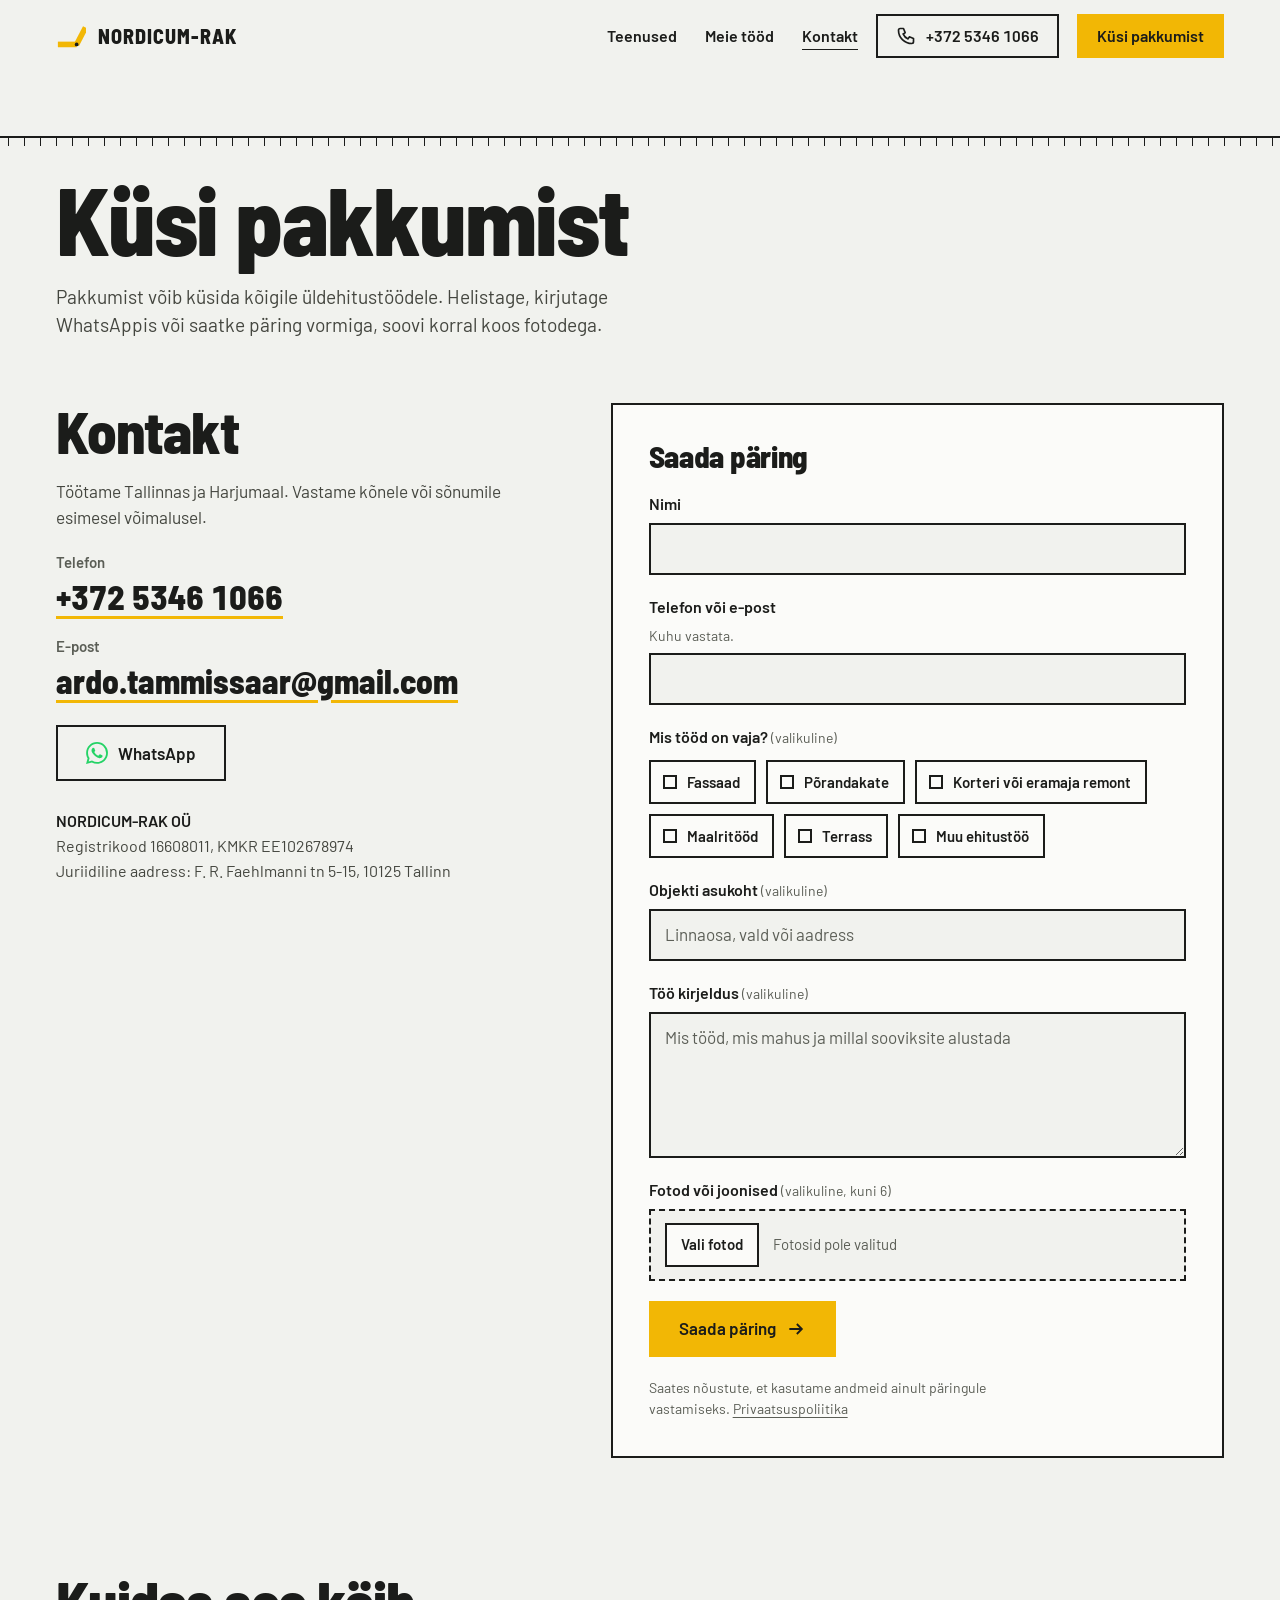
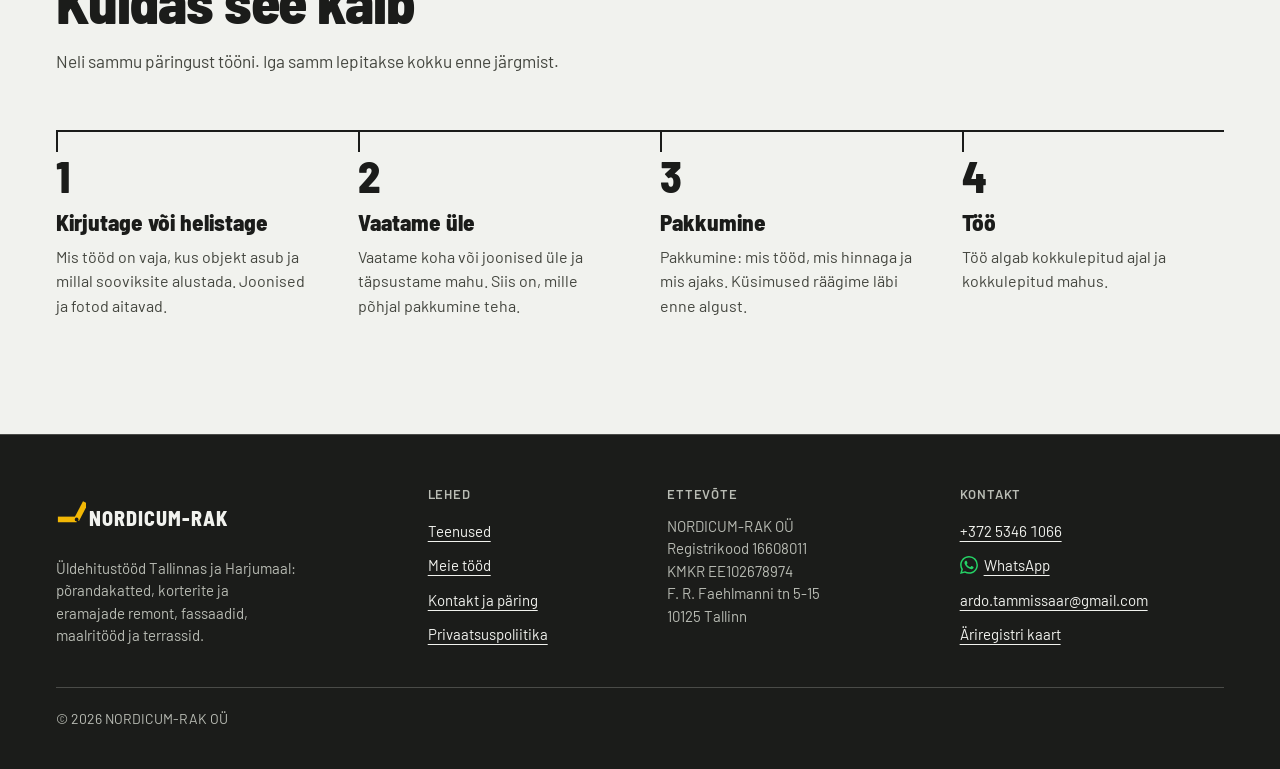
<file: kontakt/index.html>
<!doctype html>
<html lang="et">
<head>
<meta charset="utf-8">
<meta name="viewport" content="width=device-width, initial-scale=1">
<title>Küsi pakkumist üldehitustöödele Tallinnas | NORDICUM-RAK OÜ</title>
<meta name="description" content="Küsi pakkumist: üldehitustööd, põrandakatted, korterite ja eramajade remont, fassaadid, maalritööd ja terrassid Tallinnas ja Harjumaal. Telefon +372 5346 1066, WhatsApp, e-post.">
<link rel="canonical" href="https://nordicumrak.ee/kontakt/">
<meta property="og:url" content="https://nordicumrak.ee/kontakt/">
<meta property="og:type" content="website">
<meta property="og:locale" content="et_EE">
<meta property="og:site_name" content="NORDICUM-RAK OÜ">
<meta property="og:title" content="Küsi pakkumist üldehitustöödele Tallinnas | NORDICUM-RAK OÜ">
<meta property="og:description" content="Küsi pakkumist: üldehitustööd, põrandakatted, korterite ja eramajade remont, fassaadid, maalritööd ja terrassid Tallinnas ja Harjumaal. Telefon +372 5346 1066, WhatsApp, e-post.">
<meta property="og:image" content="https://nordicumrak.ee/img/og.jpg">
<meta property="og:image:width" content="1200">
<meta property="og:image:height" content="630">
<meta property="og:image:alt" content="NORDICUM-RAK OÜ ehitatud katuseterrass: puitlaudis ja astmed">
<meta name="twitter:card" content="summary_large_image">
<meta name="theme-color" content="#f1f2ee">
<link rel="icon" href="../favicon.ico" sizes="32x32">
<link rel="icon" href="../favicon.svg" type="image/svg+xml">
<link rel="apple-touch-icon" href="../apple-touch-icon.png">
<link rel="preload" href="../fonts/barlow-sc-800.woff2" as="font" type="font/woff2" crossorigin>
<link rel="preload" href="../fonts/barlow-400.woff2" as="font" type="font/woff2" crossorigin>
<link rel="stylesheet" href="../css/site.css">
</head>
<body>
<a class="skip" href="#main">Edasi sisu juurde</a>
<header class="hd">
  <div class="wrap hd-in">
    <a class="brand" href="../" aria-label="NORDICUM-RAK, avaleht">
      <svg class="mark" viewBox="0 0 32 32" aria-hidden="true" focusable="false"><path d="M2 22h20v6H2z" fill="#f2b705"/><path d="m19.2 23.9 9.6-18.4 5.3 2.8-9.6 18.4z" fill="#f2b705"/><circle cx="22" cy="25" r="2" fill="#1b1c1a"/></svg>
      <span class="brand-t">NORDICUM-RAK</span>
    </a>
    <nav class="nav" aria-label="Põhimenüü">
      <a href="../teenused/">Teenused</a>
      <a href="../tood/">Meie tööd</a>
      <a href="../kontakt/" aria-current="page">Kontakt</a>
    </nav>
    <a class="btn btn-o hd-tel" href="tel:+37253461066"><svg viewBox="0 0 24 24" aria-hidden="true" focusable="false"><path d="M5 3h4l2 5-2.5 1.5a11 11 0 0 0 6 6L16 13l5 2v4a2 2 0 0 1-2 2A16 16 0 0 1 3 5a2 2 0 0 1 2-2z" fill="none" stroke="currentColor" stroke-width="2" stroke-linejoin="round"/></svg><span class="num">+372 5346 1066</span></a>
    <a class="btn btn-y hd-cta" href="#paring">Küsi pakkumist</a>
    <a class="hd-ico" href="https://wa.me/37253461066?text=Tere!%20Soovin%20pakkumist%3A%20" target="_blank" rel="noopener" aria-label="Kirjuta WhatsAppis"><svg class="wa-i" viewBox="0 0 24 24" aria-hidden="true" focusable="false"><path fill="#25D366" d="M17.472 14.382c-.297-.149-1.758-.867-2.03-.967-.273-.099-.471-.148-.67.15-.197.297-.767.966-.94 1.164-.173.199-.347.223-.644.075-.297-.15-1.255-.463-2.39-1.475-.883-.788-1.48-1.761-1.653-2.059-.173-.297-.018-.458.13-.606.134-.133.298-.347.446-.52.149-.174.198-.298.298-.497.099-.198.05-.371-.025-.52-.075-.149-.669-1.612-.916-2.207-.242-.579-.487-.5-.669-.51-.173-.008-.371-.01-.57-.01-.198 0-.52.074-.792.372-.272.297-1.04 1.016-1.04 2.479 0 1.462 1.065 2.875 1.213 3.074.149.198 2.096 3.2 5.077 4.487.709.306 1.262.489 1.694.625.712.227 1.36.195 1.871.118.571-.085 1.758-.719 2.006-1.413.248-.694.248-1.289.173-1.413-.074-.124-.272-.198-.57-.347m-5.421 7.403h-.004a9.87 9.87 0 01-5.031-1.378l-.361-.214-3.741.982.998-3.648-.235-.374a9.86 9.86 0 01-1.51-5.26c.001-5.45 4.436-9.884 9.888-9.884 2.64 0 5.122 1.03 6.988 2.898a9.825 9.825 0 012.893 6.994c-.003 5.45-4.437 9.884-9.885 9.884m8.413-18.297A11.815 11.815 0 0012.05 0C5.495 0 .16 5.335.157 11.892c0 2.096.547 4.142 1.588 5.945L.057 24l6.305-1.654a11.882 11.882 0 005.683 1.448h.005c6.554 0 11.89-5.335 11.893-11.893a11.821 11.821 0 00-3.48-8.413Z"/></svg></a>
    <a class="hd-ico" href="tel:+37253461066" aria-label="Helista +372 5346 1066"><svg viewBox="0 0 24 24" aria-hidden="true" focusable="false"><path d="M5 3h4l2 5-2.5 1.5a11 11 0 0 0 6 6L16 13l5 2v4a2 2 0 0 1-2 2A16 16 0 0 1 3 5a2 2 0 0 1 2-2z" fill="none" stroke="currentColor" stroke-width="2" stroke-linejoin="round"/></svg></a>
    <button class="burger" type="button" aria-expanded="false" aria-controls="menu" aria-label="Menüü"><span></span><span></span></button>
  </div>
  <div id="menu" class="menu" hidden tabindex="-1">
    <nav aria-label="Menüü">
      <a class="m-link" href="../">Avaleht</a>
      <a class="m-link" href="../teenused/">Teenused</a>
      <a class="m-link" href="../tood/">Meie tööd</a>
      <a class="m-link" href="../kontakt/" aria-current="page">Kontakt</a>
    </nav>
    <div class="m-foot">
      <a class="btn btn-ink" href="#paring">Küsi pakkumist</a>
      <a class="btn btn-o btn-wa" href="https://wa.me/37253461066?text=Tere!%20Soovin%20pakkumist%3A%20" target="_blank" rel="noopener"><svg class="wa-i" viewBox="0 0 24 24" aria-hidden="true" focusable="false"><path fill="#25D366" d="M17.472 14.382c-.297-.149-1.758-.867-2.03-.967-.273-.099-.471-.148-.67.15-.197.297-.767.966-.94 1.164-.173.199-.347.223-.644.075-.297-.15-1.255-.463-2.39-1.475-.883-.788-1.48-1.761-1.653-2.059-.173-.297-.018-.458.13-.606.134-.133.298-.347.446-.52.149-.174.198-.298.298-.497.099-.198.05-.371-.025-.52-.075-.149-.669-1.612-.916-2.207-.242-.579-.487-.5-.669-.51-.173-.008-.371-.01-.57-.01-.198 0-.52.074-.792.372-.272.297-1.04 1.016-1.04 2.479 0 1.462 1.065 2.875 1.213 3.074.149.198 2.096 3.2 5.077 4.487.709.306 1.262.489 1.694.625.712.227 1.36.195 1.871.118.571-.085 1.758-.719 2.006-1.413.248-.694.248-1.289.173-1.413-.074-.124-.272-.198-.57-.347m-5.421 7.403h-.004a9.87 9.87 0 01-5.031-1.378l-.361-.214-3.741.982.998-3.648-.235-.374a9.86 9.86 0 01-1.51-5.26c.001-5.45 4.436-9.884 9.888-9.884 2.64 0 5.122 1.03 6.988 2.898a9.825 9.825 0 012.893 6.994c-.003 5.45-4.437 9.884-9.885 9.884m8.413-18.297A11.815 11.815 0 0012.05 0C5.495 0 .16 5.335.157 11.892c0 2.096.547 4.142 1.588 5.945L.057 24l6.305-1.654a11.882 11.882 0 005.683 1.448h.005c6.554 0 11.89-5.335 11.893-11.893a11.821 11.821 0 00-3.48-8.413Z"/></svg><span>WhatsApp</span></a>
      <a class="m-tel num" href="tel:+37253461066">+372 5346 1066</a>
      <a class="m-mail" href="mailto:ardo.tammissaar@gmail.com">ardo.tammissaar@gmail.com</a>
    </div>
  </div>
</header>

<main id="main">
  <section class="ph" aria-labelledby="h1">
    <div class="wrap ph-in">
      <div class="edge" aria-hidden="true"></div>
      <h1 id="h1">Küsi pakkumist</h1>
      <p class="lead">Pakkumist võib küsida kõigile üldehitustöödele. Helistage, kirjutage WhatsAppis või saatke päring vormiga, soovi korral koos fotodega.</p>
    </div>
  </section>

  <section class="sec sec-t" id="paring" aria-labelledby="h-kontakt">
    <div class="wrap kon">
      <div class="kon-l">
        <h2 id="h-kontakt">Kontakt</h2>
        <p class="sec-p">Töötame Tallinnas ja Harjumaal. Vastame kõnele või sõnumile esimesel võimalusel.</p>
        <p class="big"><span class="big-l">Telefon</span><a class="num" href="tel:+37253461066">+372 5346 1066</a></p>
        <p class="big"><span class="big-l">E-post</span><a href="mailto:ardo.tammissaar@gmail.com">ardo.tammissaar@gmail.com</a></p>
        <a class="btn btn-o btn-wa" href="https://wa.me/37253461066?text=Tere!%20Soovin%20pakkumist%3A%20" target="_blank" rel="noopener"><svg class="wa-i" viewBox="0 0 24 24" aria-hidden="true" focusable="false"><path fill="#25D366" d="M17.472 14.382c-.297-.149-1.758-.867-2.03-.967-.273-.099-.471-.148-.67.15-.197.297-.767.966-.94 1.164-.173.199-.347.223-.644.075-.297-.15-1.255-.463-2.39-1.475-.883-.788-1.48-1.761-1.653-2.059-.173-.297-.018-.458.13-.606.134-.133.298-.347.446-.52.149-.174.198-.298.298-.497.099-.198.05-.371-.025-.52-.075-.149-.669-1.612-.916-2.207-.242-.579-.487-.5-.669-.51-.173-.008-.371-.01-.57-.01-.198 0-.52.074-.792.372-.272.297-1.04 1.016-1.04 2.479 0 1.462 1.065 2.875 1.213 3.074.149.198 2.096 3.2 5.077 4.487.709.306 1.262.489 1.694.625.712.227 1.36.195 1.871.118.571-.085 1.758-.719 2.006-1.413.248-.694.248-1.289.173-1.413-.074-.124-.272-.198-.57-.347m-5.421 7.403h-.004a9.87 9.87 0 01-5.031-1.378l-.361-.214-3.741.982.998-3.648-.235-.374a9.86 9.86 0 01-1.51-5.26c.001-5.45 4.436-9.884 9.888-9.884 2.64 0 5.122 1.03 6.988 2.898a9.825 9.825 0 012.893 6.994c-.003 5.45-4.437 9.884-9.885 9.884m8.413-18.297A11.815 11.815 0 0012.05 0C5.495 0 .16 5.335.157 11.892c0 2.096.547 4.142 1.588 5.945L.057 24l6.305-1.654a11.882 11.882 0 005.683 1.448h.005c6.554 0 11.89-5.335 11.893-11.893a11.821 11.821 0 00-3.48-8.413Z"/></svg><span>WhatsApp</span></a>
        <p class="addr"><b>NORDICUM-RAK OÜ</b><br>Registrikood 16608011, KMKR EE102678974<br>Juriidiline aadress: F. R. Faehlmanni tn 5-15, 10125 Tallinn</p>
      </div>

      <form class="form" id="qform" novalidate action="mailto:ardo.tammissaar@gmail.com?subject=P%C3%A4ring%20kodulehelt" method="post" enctype="text/plain">
        <p class="form-h">Saada päring</p>
        <p class="sum" id="f-sum" role="alert">Palun täitke punasega märgitud väljad.</p>
        <div class="fld">
          <label for="f-name">Nimi</label>
          <input id="f-name" name="name" type="text" autocomplete="name" required aria-describedby="e-name">
          <p class="err" id="e-name">Kirjutage oma nimi.</p>
        </div>
        <div class="fld">
          <label for="f-contact">Telefon või e-post</label>
          <span class="sub" id="s-contact">Kuhu vastata.</span>
          <input id="f-contact" name="contact" type="text" autocomplete="tel" required aria-describedby="s-contact e-contact">
          <p class="err" id="e-contact">Kirjutage telefoninumber või e-posti aadress, kuhu vastata.</p>
        </div>
        <fieldset class="fld">
          <legend>Mis tööd on vaja? <small>(valikuline)</small></legend>
          <div class="chip-row">
            <label class="chip"><input type="radio" name="svc" value="fassaad" data-k="fassaad" data-l="fassaad"><i></i><span>Fassaad</span></label>
            <label class="chip"><input type="radio" name="svc" value="porand" data-k="porand" data-l="põrandakate"><i></i><span>Põrandakate</span></label>
            <label class="chip"><input type="radio" name="svc" value="taisremont" data-k="taisremont" data-l="korteri või eramaja remont"><i></i><span>Korteri või eramaja remont</span></label>
            <label class="chip"><input type="radio" name="svc" value="maalritood" data-k="maalritood" data-l="maalritööd"><i></i><span>Maalritööd</span></label>
            <label class="chip"><input type="radio" name="svc" value="terrass" data-k="terrass" data-l="terrass"><i></i><span>Terrass</span></label>
            <label class="chip"><input type="radio" name="svc" value="uld" data-k="uld" data-l="muu ehitustöö"><i></i><span>Muu ehitustöö</span></label>
          </div>
        </fieldset>
        <div class="fld">
          <label for="f-place">Objekti asukoht <small>(valikuline)</small></label>
          <input id="f-place" name="place" type="text" autocomplete="address-level2" placeholder="Linnaosa, vald või aadress">
        </div>
        <div class="fld">
          <label for="f-msg">Töö kirjeldus <small>(valikuline)</small></label>
          <textarea id="f-msg" name="msg" rows="5" placeholder="Mis tööd, mis mahus ja millal sooviksite alustada"></textarea>
        </div>
        <div class="fld">
          <label for="f-file">Fotod või joonised <small>(valikuline, kuni 6)</small></label>
          <div class="filebox" id="f-box">
            <input id="f-file" type="file" accept="image/*" multiple>
            <span class="fb" aria-hidden="true">Vali fotod</span>
            <span class="fn" id="f-files" aria-live="polite">Fotosid pole valitud</span>
          </div>
          <ul class="thumbs" id="f-thumbs"></ul>
          <p class="fnote" id="f-note" role="status"></p>
        </div>
        <div class="hp" aria-hidden="true"><label for="f-hp">Ärge täitke seda välja</label><input id="f-hp" name="hp" type="text" tabindex="-1" autocomplete="off"></div>
        <button class="btn btn-y" type="submit"><span class="bl">Saada päring</span><svg viewBox="0 0 24 24" aria-hidden="true" focusable="false"><path d="M4 12h15m-6-6 6 6-6 6" fill="none" stroke="currentColor" stroke-width="2.2"/></svg></button>
        <div class="sendnote" id="f-err" role="alert" tabindex="-1">
          <p class="sn-h">Vormi kaudu saatmine ei õnnestunud.</p>
          <p>Teie tekst on alles. Saatke see ühe klõpsuga e-kirja või WhatsAppi sõnumina<span id="f-err-ph" hidden> ja lisage fotod sinna</span>:</p>
          <div class="sn-row">
            <a class="btn btn-ink" id="f-err-mail" href="mailto:ardo.tammissaar@gmail.com">Saada e-kirjaga</a>
            <a class="btn btn-o btn-wa" id="f-err-wa" href="https://wa.me/37253461066?text=Tere!%20Soovin%20pakkumist%3A%20" target="_blank" rel="noopener"><svg class="wa-i" viewBox="0 0 24 24" aria-hidden="true" focusable="false"><path fill="#25D366" d="M17.472 14.382c-.297-.149-1.758-.867-2.03-.967-.273-.099-.471-.148-.67.15-.197.297-.767.966-.94 1.164-.173.199-.347.223-.644.075-.297-.15-1.255-.463-2.39-1.475-.883-.788-1.48-1.761-1.653-2.059-.173-.297-.018-.458.13-.606.134-.133.298-.347.446-.52.149-.174.198-.298.298-.497.099-.198.05-.371-.025-.52-.075-.149-.669-1.612-.916-2.207-.242-.579-.487-.5-.669-.51-.173-.008-.371-.01-.57-.01-.198 0-.52.074-.792.372-.272.297-1.04 1.016-1.04 2.479 0 1.462 1.065 2.875 1.213 3.074.149.198 2.096 3.2 5.077 4.487.709.306 1.262.489 1.694.625.712.227 1.36.195 1.871.118.571-.085 1.758-.719 2.006-1.413.248-.694.248-1.289.173-1.413-.074-.124-.272-.198-.57-.347m-5.421 7.403h-.004a9.87 9.87 0 01-5.031-1.378l-.361-.214-3.741.982.998-3.648-.235-.374a9.86 9.86 0 01-1.51-5.26c.001-5.45 4.436-9.884 9.888-9.884 2.64 0 5.122 1.03 6.988 2.898a9.825 9.825 0 012.893 6.994c-.003 5.45-4.437 9.884-9.885 9.884m8.413-18.297A11.815 11.815 0 0012.05 0C5.495 0 .16 5.335.157 11.892c0 2.096.547 4.142 1.588 5.945L.057 24l6.305-1.654a11.882 11.882 0 005.683 1.448h.005c6.554 0 11.89-5.335 11.893-11.893a11.821 11.821 0 00-3.48-8.413Z"/></svg><span>Saada WhatsAppis</span></a>
          </div>
          <p>Või helistage <a class="num" href="tel:+37253461066">+372 5346 1066</a>. E-post: <a href="mailto:ardo.tammissaar@gmail.com">ardo.tammissaar@gmail.com</a></p>
        </div>
        <p class="consent">Saates nõustute, et kasutame andmeid ainult päringule vastamiseks. <a href="../privaatsus/">Privaatsuspoliitika</a></p>
        <div class="sentbox" id="f-sent" role="status">
          <div class="tick" aria-hidden="true"><svg viewBox="0 0 24 24"><path d="m4 12.5 5 5L20 6.5" fill="none" stroke="#1b1c1a" stroke-width="2.6"/></svg></div>
          <p id="f-sent-t" tabindex="-1">Aitäh, päring on saadetud.</p>
          <p class="s2">Vastame esimesel võimalusel. Kiire küsimuse korral helistage +372 5346 1066.</p>
          <button class="btn btn-o" type="button" id="f-again">Saada uus päring</button>
        </div>
      </form>
    </div>
  </section>

  <section class="sec sec-steps" id="kuidas" aria-labelledby="h-kuidas">
    <div class="wrap">
      <div class="sec-h">
        <h2 id="h-kuidas">Kuidas see käib</h2>
        <p class="sec-p">Neli sammu päringust tööni. Iga samm lepitakse kokku enne järgmist.</p>
      </div>
      <ol class="steps">
        <li class="step"><span class="step-n" aria-hidden="true">1</span><h3>Kirjutage või helistage</h3><p>Mis tööd on vaja, kus objekt asub ja millal sooviksite alustada. Joonised ja fotod aitavad.</p></li>
        <li class="step"><span class="step-n" aria-hidden="true">2</span><h3>Vaatame üle</h3><p>Vaatame koha või joonised üle ja täpsustame mahu. Siis on, mille põhjal pakkumine teha.</p></li>
        <li class="step"><span class="step-n" aria-hidden="true">3</span><h3>Pakkumine</h3><p>Pakkumine: mis tööd, mis hinnaga ja mis ajaks. Küsimused räägime läbi enne algust.</p></li>
        <li class="step"><span class="step-n" aria-hidden="true">4</span><h3>Töö</h3><p>Töö algab kokkulepitud ajal ja kokkulepitud mahus.</p></li>
      </ol>
    </div>
  </section>

</main>

<footer class="ft" id="jalus">
  <div class="wrap ft-in">
    <div>
      <a class="brand" href="../" aria-label="NORDICUM-RAK, avaleht">
        <svg class="mark" viewBox="0 0 32 32" aria-hidden="true" focusable="false"><path d="M2 22h20v6H2z" fill="#f2b705"/><path d="m19.2 23.9 9.6-18.4 5.3 2.8-9.6 18.4z" fill="#f2b705"/><circle cx="22" cy="25" r="2" fill="#1b1c1a"/></svg>
        <span class="brand-t">NORDICUM-RAK</span>
      </a>
      <p class="ft-line">Üldehitustööd Tallinnas ja Harjumaal: põrandakatted, korterite ja eramajade remont, fassaadid, maalritööd ja terrassid.</p>
    </div>
    <div>
      <p class="ft-h">Lehed</p>
      <ul>
        <li><a href="../teenused/">Teenused</a></li>
        <li><a href="../tood/">Meie tööd</a></li>
        <li><a href="../kontakt/">Kontakt ja päring</a></li>
        <li><a href="../privaatsus/">Privaatsuspoliitika</a></li>
      </ul>
    </div>
    <div>
      <p class="ft-h">Ettevõte</p>
      <p>NORDICUM-RAK OÜ<br>Registrikood 16608011<br>KMKR EE102678974<br>F. R. Faehlmanni tn 5-15<br>10125 Tallinn</p>
    </div>
    <div>
      <p class="ft-h">Kontakt</p>
      <ul>
        <li><a class="num" href="tel:+37253461066">+372 5346 1066</a></li>
        <li><a href="https://wa.me/37253461066?text=Tere!%20Soovin%20pakkumist%3A%20" target="_blank" rel="noopener"><svg class="wa-i" viewBox="0 0 24 24" aria-hidden="true" focusable="false"><path fill="#25D366" d="M17.472 14.382c-.297-.149-1.758-.867-2.03-.967-.273-.099-.471-.148-.67.15-.197.297-.767.966-.94 1.164-.173.199-.347.223-.644.075-.297-.15-1.255-.463-2.39-1.475-.883-.788-1.48-1.761-1.653-2.059-.173-.297-.018-.458.13-.606.134-.133.298-.347.446-.52.149-.174.198-.298.298-.497.099-.198.05-.371-.025-.52-.075-.149-.669-1.612-.916-2.207-.242-.579-.487-.5-.669-.51-.173-.008-.371-.01-.57-.01-.198 0-.52.074-.792.372-.272.297-1.04 1.016-1.04 2.479 0 1.462 1.065 2.875 1.213 3.074.149.198 2.096 3.2 5.077 4.487.709.306 1.262.489 1.694.625.712.227 1.36.195 1.871.118.571-.085 1.758-.719 2.006-1.413.248-.694.248-1.289.173-1.413-.074-.124-.272-.198-.57-.347m-5.421 7.403h-.004a9.87 9.87 0 01-5.031-1.378l-.361-.214-3.741.982.998-3.648-.235-.374a9.86 9.86 0 01-1.51-5.26c.001-5.45 4.436-9.884 9.888-9.884 2.64 0 5.122 1.03 6.988 2.898a9.825 9.825 0 012.893 6.994c-.003 5.45-4.437 9.884-9.885 9.884m8.413-18.297A11.815 11.815 0 0012.05 0C5.495 0 .16 5.335.157 11.892c0 2.096.547 4.142 1.588 5.945L.057 24l6.305-1.654a11.882 11.882 0 005.683 1.448h.005c6.554 0 11.89-5.335 11.893-11.893a11.821 11.821 0 00-3.48-8.413Z"/></svg>WhatsApp</a></li>
        <li><a href="mailto:ardo.tammissaar@gmail.com">ardo.tammissaar@gmail.com</a></li>
        <li><a href="https://ariregister.rik.ee/est/company/16608011" target="_blank" rel="noopener">Äriregistri kaart</a></li>
      </ul>
    </div>
  </div>
  <div class="wrap ft-low"><p>© 2026 NORDICUM-RAK OÜ</p></div>
</footer>
<script src="../js/site.js" defer></script>
<script src="../js/form.js" defer></script>
</body>
</html>
</file>
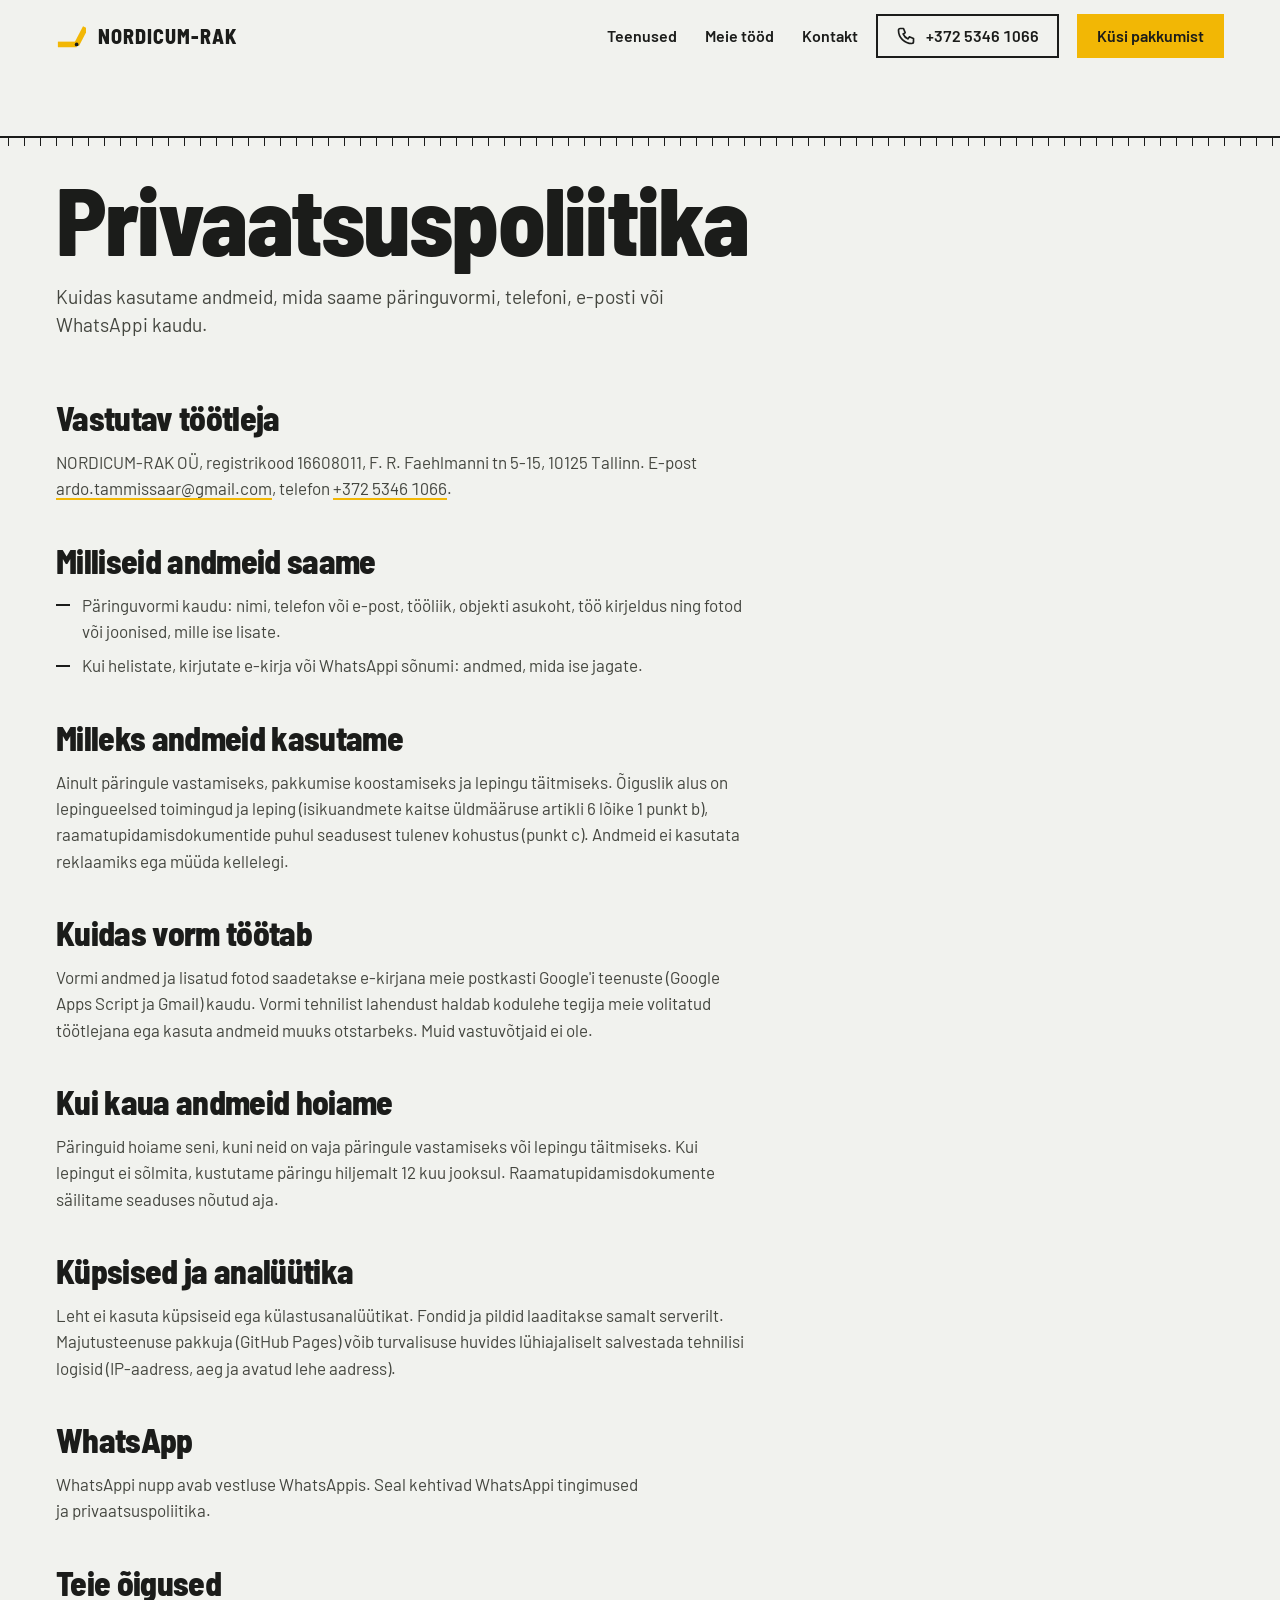
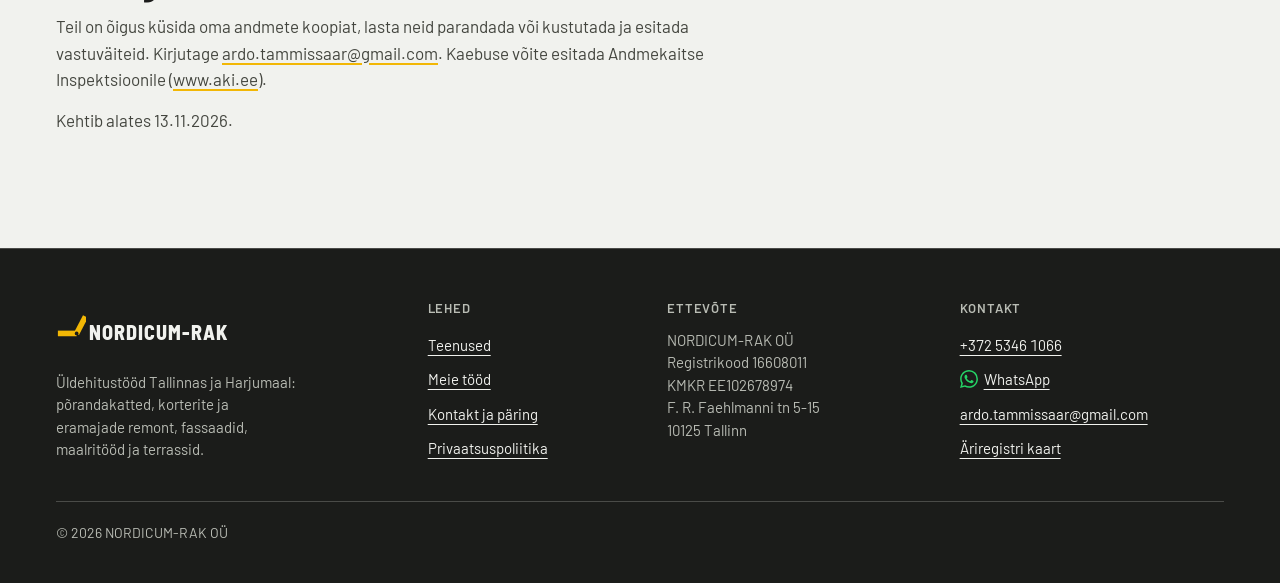
<file: privaatsus/index.html>
<!doctype html>
<html lang="et">
<head>
<meta charset="utf-8">
<meta name="viewport" content="width=device-width, initial-scale=1">
<title>Privaatsuspoliitika | NORDICUM-RAK OÜ</title>
<meta name="description" content="Kuidas NORDICUM-RAK OÜ kasutab päringuvormi, telefoni, e-posti ja WhatsAppi kaudu saadud andmeid.">
<link rel="canonical" href="https://nordicumrak.ee/privaatsus/">
<meta property="og:url" content="https://nordicumrak.ee/privaatsus/">
<meta property="og:type" content="website">
<meta property="og:locale" content="et_EE">
<meta property="og:site_name" content="NORDICUM-RAK OÜ">
<meta property="og:title" content="Privaatsuspoliitika | NORDICUM-RAK OÜ">
<meta property="og:description" content="Kuidas NORDICUM-RAK OÜ kasutab päringuvormi, telefoni, e-posti ja WhatsAppi kaudu saadud andmeid.">
<meta property="og:image" content="https://nordicumrak.ee/img/og.jpg">
<meta property="og:image:width" content="1200">
<meta property="og:image:height" content="630">
<meta property="og:image:alt" content="NORDICUM-RAK OÜ ehitatud katuseterrass: puitlaudis ja astmed">
<meta name="twitter:card" content="summary_large_image">
<meta name="theme-color" content="#f1f2ee">
<link rel="icon" href="../favicon.ico" sizes="32x32">
<link rel="icon" href="../favicon.svg" type="image/svg+xml">
<link rel="apple-touch-icon" href="../apple-touch-icon.png">
<link rel="preload" href="../fonts/barlow-sc-800.woff2" as="font" type="font/woff2" crossorigin>
<link rel="preload" href="../fonts/barlow-400.woff2" as="font" type="font/woff2" crossorigin>
<link rel="stylesheet" href="../css/site.css">
</head>
<body>
<a class="skip" href="#main">Edasi sisu juurde</a>
<header class="hd">
  <div class="wrap hd-in">
    <a class="brand" href="../" aria-label="NORDICUM-RAK, avaleht">
      <svg class="mark" viewBox="0 0 32 32" aria-hidden="true" focusable="false"><path d="M2 22h20v6H2z" fill="#f2b705"/><path d="m19.2 23.9 9.6-18.4 5.3 2.8-9.6 18.4z" fill="#f2b705"/><circle cx="22" cy="25" r="2" fill="#1b1c1a"/></svg>
      <span class="brand-t">NORDICUM-RAK</span>
    </a>
    <nav class="nav" aria-label="Põhimenüü">
      <a href="../teenused/">Teenused</a>
      <a href="../tood/">Meie tööd</a>
      <a href="../kontakt/">Kontakt</a>
    </nav>
    <a class="btn btn-o hd-tel" href="tel:+37253461066"><svg viewBox="0 0 24 24" aria-hidden="true" focusable="false"><path d="M5 3h4l2 5-2.5 1.5a11 11 0 0 0 6 6L16 13l5 2v4a2 2 0 0 1-2 2A16 16 0 0 1 3 5a2 2 0 0 1 2-2z" fill="none" stroke="currentColor" stroke-width="2" stroke-linejoin="round"/></svg><span class="num">+372 5346 1066</span></a>
    <a class="btn btn-y hd-cta" href="../kontakt/">Küsi pakkumist</a>
    <a class="hd-ico" href="https://wa.me/37253461066?text=Tere!%20Soovin%20pakkumist%3A%20" target="_blank" rel="noopener" aria-label="Kirjuta WhatsAppis"><svg class="wa-i" viewBox="0 0 24 24" aria-hidden="true" focusable="false"><path fill="#25D366" d="M17.472 14.382c-.297-.149-1.758-.867-2.03-.967-.273-.099-.471-.148-.67.15-.197.297-.767.966-.94 1.164-.173.199-.347.223-.644.075-.297-.15-1.255-.463-2.39-1.475-.883-.788-1.48-1.761-1.653-2.059-.173-.297-.018-.458.13-.606.134-.133.298-.347.446-.52.149-.174.198-.298.298-.497.099-.198.05-.371-.025-.52-.075-.149-.669-1.612-.916-2.207-.242-.579-.487-.5-.669-.51-.173-.008-.371-.01-.57-.01-.198 0-.52.074-.792.372-.272.297-1.04 1.016-1.04 2.479 0 1.462 1.065 2.875 1.213 3.074.149.198 2.096 3.2 5.077 4.487.709.306 1.262.489 1.694.625.712.227 1.36.195 1.871.118.571-.085 1.758-.719 2.006-1.413.248-.694.248-1.289.173-1.413-.074-.124-.272-.198-.57-.347m-5.421 7.403h-.004a9.87 9.87 0 01-5.031-1.378l-.361-.214-3.741.982.998-3.648-.235-.374a9.86 9.86 0 01-1.51-5.26c.001-5.45 4.436-9.884 9.888-9.884 2.64 0 5.122 1.03 6.988 2.898a9.825 9.825 0 012.893 6.994c-.003 5.45-4.437 9.884-9.885 9.884m8.413-18.297A11.815 11.815 0 0012.05 0C5.495 0 .16 5.335.157 11.892c0 2.096.547 4.142 1.588 5.945L.057 24l6.305-1.654a11.882 11.882 0 005.683 1.448h.005c6.554 0 11.89-5.335 11.893-11.893a11.821 11.821 0 00-3.48-8.413Z"/></svg></a>
    <a class="hd-ico" href="tel:+37253461066" aria-label="Helista +372 5346 1066"><svg viewBox="0 0 24 24" aria-hidden="true" focusable="false"><path d="M5 3h4l2 5-2.5 1.5a11 11 0 0 0 6 6L16 13l5 2v4a2 2 0 0 1-2 2A16 16 0 0 1 3 5a2 2 0 0 1 2-2z" fill="none" stroke="currentColor" stroke-width="2" stroke-linejoin="round"/></svg></a>
    <button class="burger" type="button" aria-expanded="false" aria-controls="menu" aria-label="Menüü"><span></span><span></span></button>
  </div>
  <div id="menu" class="menu" hidden tabindex="-1">
    <nav aria-label="Menüü">
      <a class="m-link" href="../">Avaleht</a>
      <a class="m-link" href="../teenused/">Teenused</a>
      <a class="m-link" href="../tood/">Meie tööd</a>
      <a class="m-link" href="../kontakt/">Kontakt</a>
    </nav>
    <div class="m-foot">
      <a class="btn btn-ink" href="../kontakt/">Küsi pakkumist</a>
      <a class="btn btn-o btn-wa" href="https://wa.me/37253461066?text=Tere!%20Soovin%20pakkumist%3A%20" target="_blank" rel="noopener"><svg class="wa-i" viewBox="0 0 24 24" aria-hidden="true" focusable="false"><path fill="#25D366" d="M17.472 14.382c-.297-.149-1.758-.867-2.03-.967-.273-.099-.471-.148-.67.15-.197.297-.767.966-.94 1.164-.173.199-.347.223-.644.075-.297-.15-1.255-.463-2.39-1.475-.883-.788-1.48-1.761-1.653-2.059-.173-.297-.018-.458.13-.606.134-.133.298-.347.446-.52.149-.174.198-.298.298-.497.099-.198.05-.371-.025-.52-.075-.149-.669-1.612-.916-2.207-.242-.579-.487-.5-.669-.51-.173-.008-.371-.01-.57-.01-.198 0-.52.074-.792.372-.272.297-1.04 1.016-1.04 2.479 0 1.462 1.065 2.875 1.213 3.074.149.198 2.096 3.2 5.077 4.487.709.306 1.262.489 1.694.625.712.227 1.36.195 1.871.118.571-.085 1.758-.719 2.006-1.413.248-.694.248-1.289.173-1.413-.074-.124-.272-.198-.57-.347m-5.421 7.403h-.004a9.87 9.87 0 01-5.031-1.378l-.361-.214-3.741.982.998-3.648-.235-.374a9.86 9.86 0 01-1.51-5.26c.001-5.45 4.436-9.884 9.888-9.884 2.64 0 5.122 1.03 6.988 2.898a9.825 9.825 0 012.893 6.994c-.003 5.45-4.437 9.884-9.885 9.884m8.413-18.297A11.815 11.815 0 0012.05 0C5.495 0 .16 5.335.157 11.892c0 2.096.547 4.142 1.588 5.945L.057 24l6.305-1.654a11.882 11.882 0 005.683 1.448h.005c6.554 0 11.89-5.335 11.893-11.893a11.821 11.821 0 00-3.48-8.413Z"/></svg><span>WhatsApp</span></a>
      <a class="m-tel num" href="tel:+37253461066">+372 5346 1066</a>
      <a class="m-mail" href="mailto:ardo.tammissaar@gmail.com">ardo.tammissaar@gmail.com</a>
    </div>
  </div>
</header>

<main id="main">
  <section class="ph" aria-labelledby="h1">
    <div class="wrap ph-in">
      <div class="edge" aria-hidden="true"></div>
      <h1 id="h1" class="long">Privaatsuspoliitika</h1>
      <p class="lead">Kuidas kasutame andmeid, mida saame päringuvormi, telefoni, e-posti või WhatsAppi kaudu.</p>
    </div>
  </section>

  <section class="sec sec-t" aria-label="Privaatsuspoliitika">
    <div class="wrap">
      <div class="prose">
        <h2>Vastutav töötleja</h2>
        <p>NORDICUM-RAK OÜ, registrikood 16608011, F. R. Faehlmanni tn 5-15, 10125 Tallinn. E-post <a href="mailto:ardo.tammissaar@gmail.com">ardo.tammissaar@gmail.com</a>, telefon <a class="num" href="tel:+37253461066">+372 5346 1066</a>.</p>
        <h2>Milliseid andmeid saame</h2>
        <ul>
          <li>Päringuvormi kaudu: nimi, telefon või e-post, tööliik, objekti asukoht, töö kirjeldus ning fotod või joonised, mille ise lisate.</li>
          <li>Kui helistate, kirjutate e-kirja või WhatsAppi sõnumi: andmed, mida ise jagate.</li>
        </ul>
        <h2>Milleks andmeid kasutame</h2>
        <p>Ainult päringule vastamiseks, pakkumise koostamiseks ja lepingu täitmiseks. Õiguslik alus on lepingueelsed toimingud ja leping (isikuandmete kaitse üldmääruse artikli 6 lõike 1 punkt b), raamatupidamisdokumentide puhul seadusest tulenev kohustus (punkt c). Andmeid ei kasutata reklaamiks ega müüda kellelegi.</p>
        <h2>Kuidas vorm töötab</h2>
        <p>Vormi andmed ja lisatud fotod saadetakse e-kirjana meie postkasti Google'i teenuste (Google Apps Script ja Gmail) kaudu. Vormi tehnilist lahendust haldab kodulehe tegija meie volitatud töötlejana ega kasuta andmeid muuks otstarbeks. Muid vastuvõtjaid ei ole.</p>
        <h2>Kui kaua andmeid hoiame</h2>
        <p>Päringuid hoiame seni, kuni neid on vaja päringule vastamiseks või lepingu täitmiseks. Kui lepingut ei sõlmita, kustutame päringu hiljemalt 12 kuu jooksul. Raamatupidamisdokumente säilitame seaduses nõutud aja.</p>
        <h2>Küpsised ja analüütika</h2>
        <p>Leht ei kasuta küpsiseid ega külastusanalüütikat. Fondid ja pildid laaditakse samalt serverilt. Majutusteenuse pakkuja (GitHub Pages) võib turvalisuse huvides lühiajaliselt salvestada tehnilisi logisid (IP-aadress, aeg ja avatud lehe aadress).</p>
        <h2>WhatsApp</h2>
        <p>WhatsAppi nupp avab vestluse WhatsAppis. Seal kehtivad WhatsAppi tingimused ja privaatsuspoliitika.</p>
        <h2>Teie õigused</h2>
        <p>Teil on õigus küsida oma andmete koopiat, lasta neid parandada või kustutada ja esitada vastuväiteid. Kirjutage <a href="mailto:ardo.tammissaar@gmail.com">ardo.tammissaar@gmail.com</a>. Kaebuse võite esitada Andmekaitse Inspektsioonile (<a href="https://www.aki.ee" target="_blank" rel="noopener">www.aki.ee</a>).</p>
        <p>Kehtib alates 13.11.2026.</p>
      </div>
    </div>
  </section>
</main>

<footer class="ft" id="jalus">
  <div class="wrap ft-in">
    <div>
      <a class="brand" href="../" aria-label="NORDICUM-RAK, avaleht">
        <svg class="mark" viewBox="0 0 32 32" aria-hidden="true" focusable="false"><path d="M2 22h20v6H2z" fill="#f2b705"/><path d="m19.2 23.9 9.6-18.4 5.3 2.8-9.6 18.4z" fill="#f2b705"/><circle cx="22" cy="25" r="2" fill="#1b1c1a"/></svg>
        <span class="brand-t">NORDICUM-RAK</span>
      </a>
      <p class="ft-line">Üldehitustööd Tallinnas ja Harjumaal: põrandakatted, korterite ja eramajade remont, fassaadid, maalritööd ja terrassid.</p>
    </div>
    <div>
      <p class="ft-h">Lehed</p>
      <ul>
        <li><a href="../teenused/">Teenused</a></li>
        <li><a href="../tood/">Meie tööd</a></li>
        <li><a href="../kontakt/">Kontakt ja päring</a></li>
        <li><a href="../privaatsus/">Privaatsuspoliitika</a></li>
      </ul>
    </div>
    <div>
      <p class="ft-h">Ettevõte</p>
      <p>NORDICUM-RAK OÜ<br>Registrikood 16608011<br>KMKR EE102678974<br>F. R. Faehlmanni tn 5-15<br>10125 Tallinn</p>
    </div>
    <div>
      <p class="ft-h">Kontakt</p>
      <ul>
        <li><a class="num" href="tel:+37253461066">+372 5346 1066</a></li>
        <li><a href="https://wa.me/37253461066?text=Tere!%20Soovin%20pakkumist%3A%20" target="_blank" rel="noopener"><svg class="wa-i" viewBox="0 0 24 24" aria-hidden="true" focusable="false"><path fill="#25D366" d="M17.472 14.382c-.297-.149-1.758-.867-2.03-.967-.273-.099-.471-.148-.67.15-.197.297-.767.966-.94 1.164-.173.199-.347.223-.644.075-.297-.15-1.255-.463-2.39-1.475-.883-.788-1.48-1.761-1.653-2.059-.173-.297-.018-.458.13-.606.134-.133.298-.347.446-.52.149-.174.198-.298.298-.497.099-.198.05-.371-.025-.52-.075-.149-.669-1.612-.916-2.207-.242-.579-.487-.5-.669-.51-.173-.008-.371-.01-.57-.01-.198 0-.52.074-.792.372-.272.297-1.04 1.016-1.04 2.479 0 1.462 1.065 2.875 1.213 3.074.149.198 2.096 3.2 5.077 4.487.709.306 1.262.489 1.694.625.712.227 1.36.195 1.871.118.571-.085 1.758-.719 2.006-1.413.248-.694.248-1.289.173-1.413-.074-.124-.272-.198-.57-.347m-5.421 7.403h-.004a9.87 9.87 0 01-5.031-1.378l-.361-.214-3.741.982.998-3.648-.235-.374a9.86 9.86 0 01-1.51-5.26c.001-5.45 4.436-9.884 9.888-9.884 2.64 0 5.122 1.03 6.988 2.898a9.825 9.825 0 012.893 6.994c-.003 5.45-4.437 9.884-9.885 9.884m8.413-18.297A11.815 11.815 0 0012.05 0C5.495 0 .16 5.335.157 11.892c0 2.096.547 4.142 1.588 5.945L.057 24l6.305-1.654a11.882 11.882 0 005.683 1.448h.005c6.554 0 11.89-5.335 11.893-11.893a11.821 11.821 0 00-3.48-8.413Z"/></svg>WhatsApp</a></li>
        <li><a href="mailto:ardo.tammissaar@gmail.com">ardo.tammissaar@gmail.com</a></li>
        <li><a href="https://ariregister.rik.ee/est/company/16608011" target="_blank" rel="noopener">Äriregistri kaart</a></li>
      </ul>
    </div>
  </div>
  <div class="wrap ft-low"><p>© 2026 NORDICUM-RAK OÜ</p></div>
</footer>
<script src="../js/site.js" defer></script>
</body>
</html>
</file>
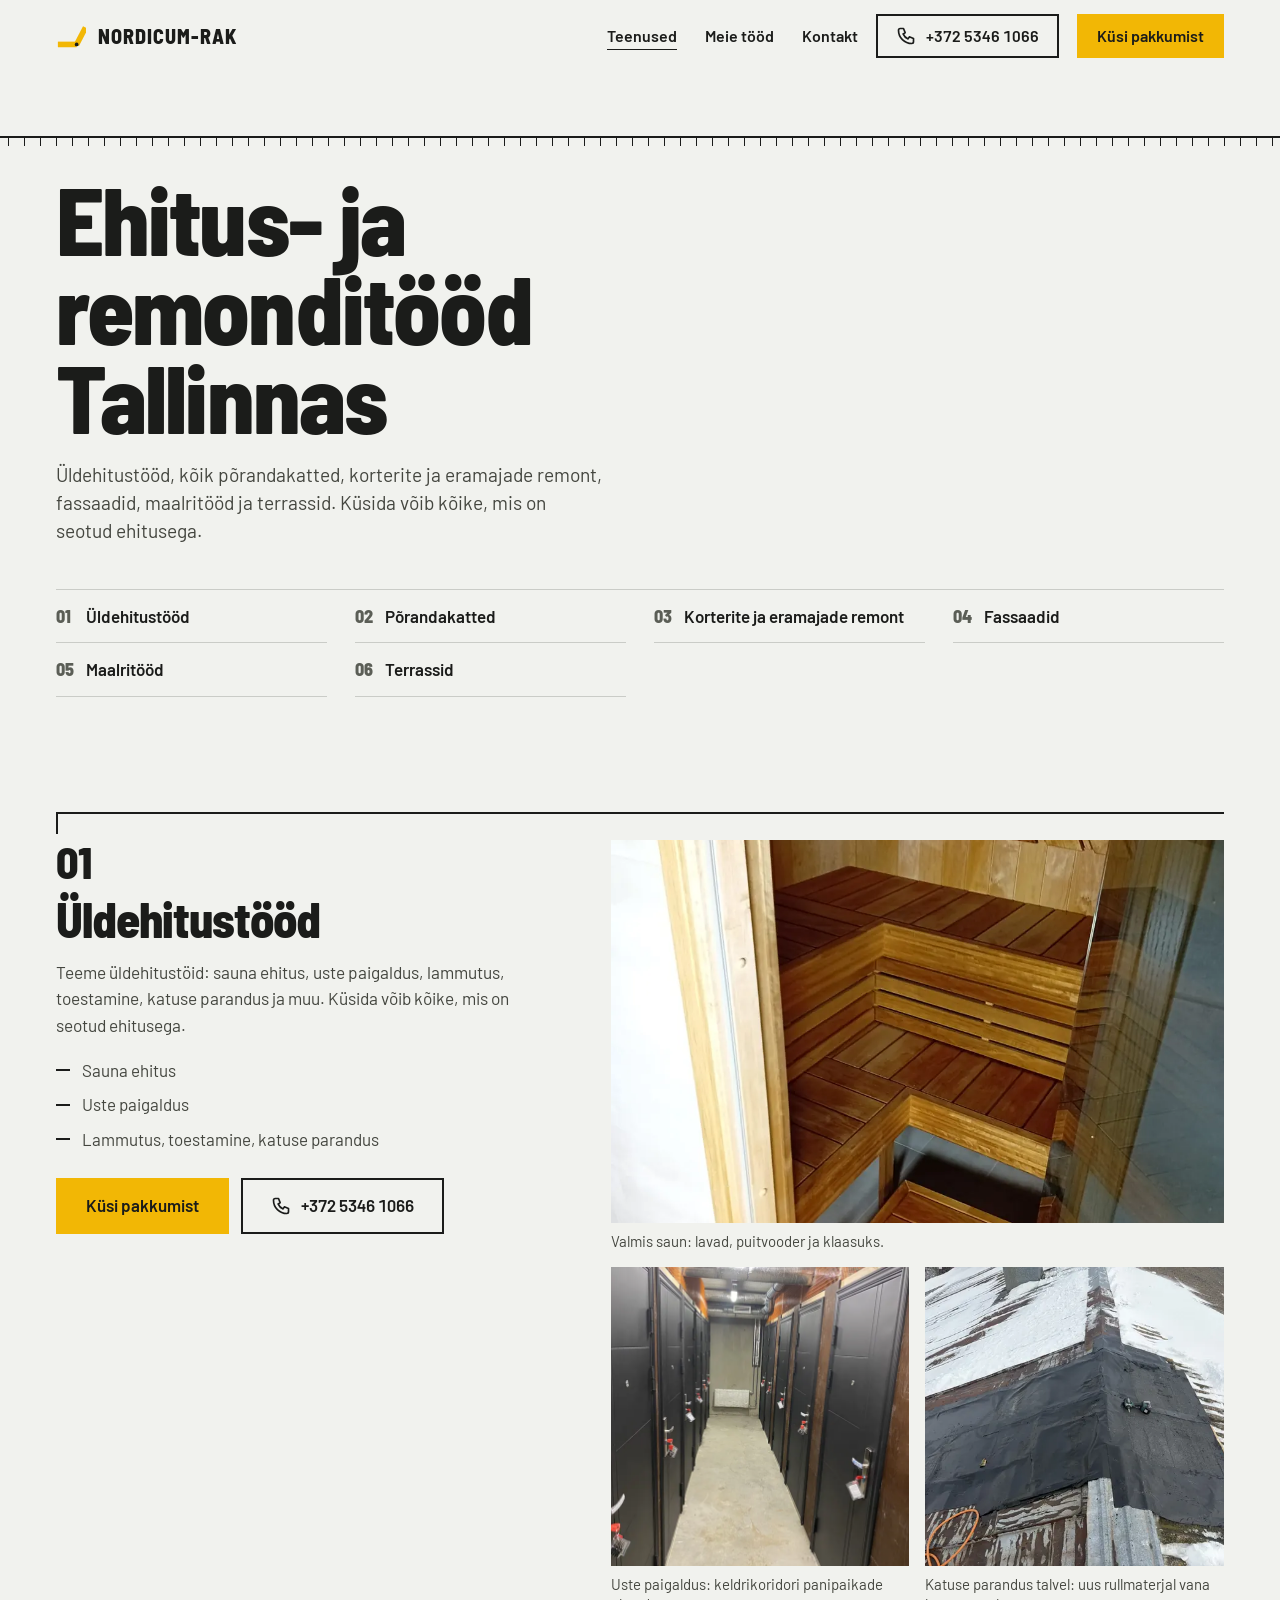
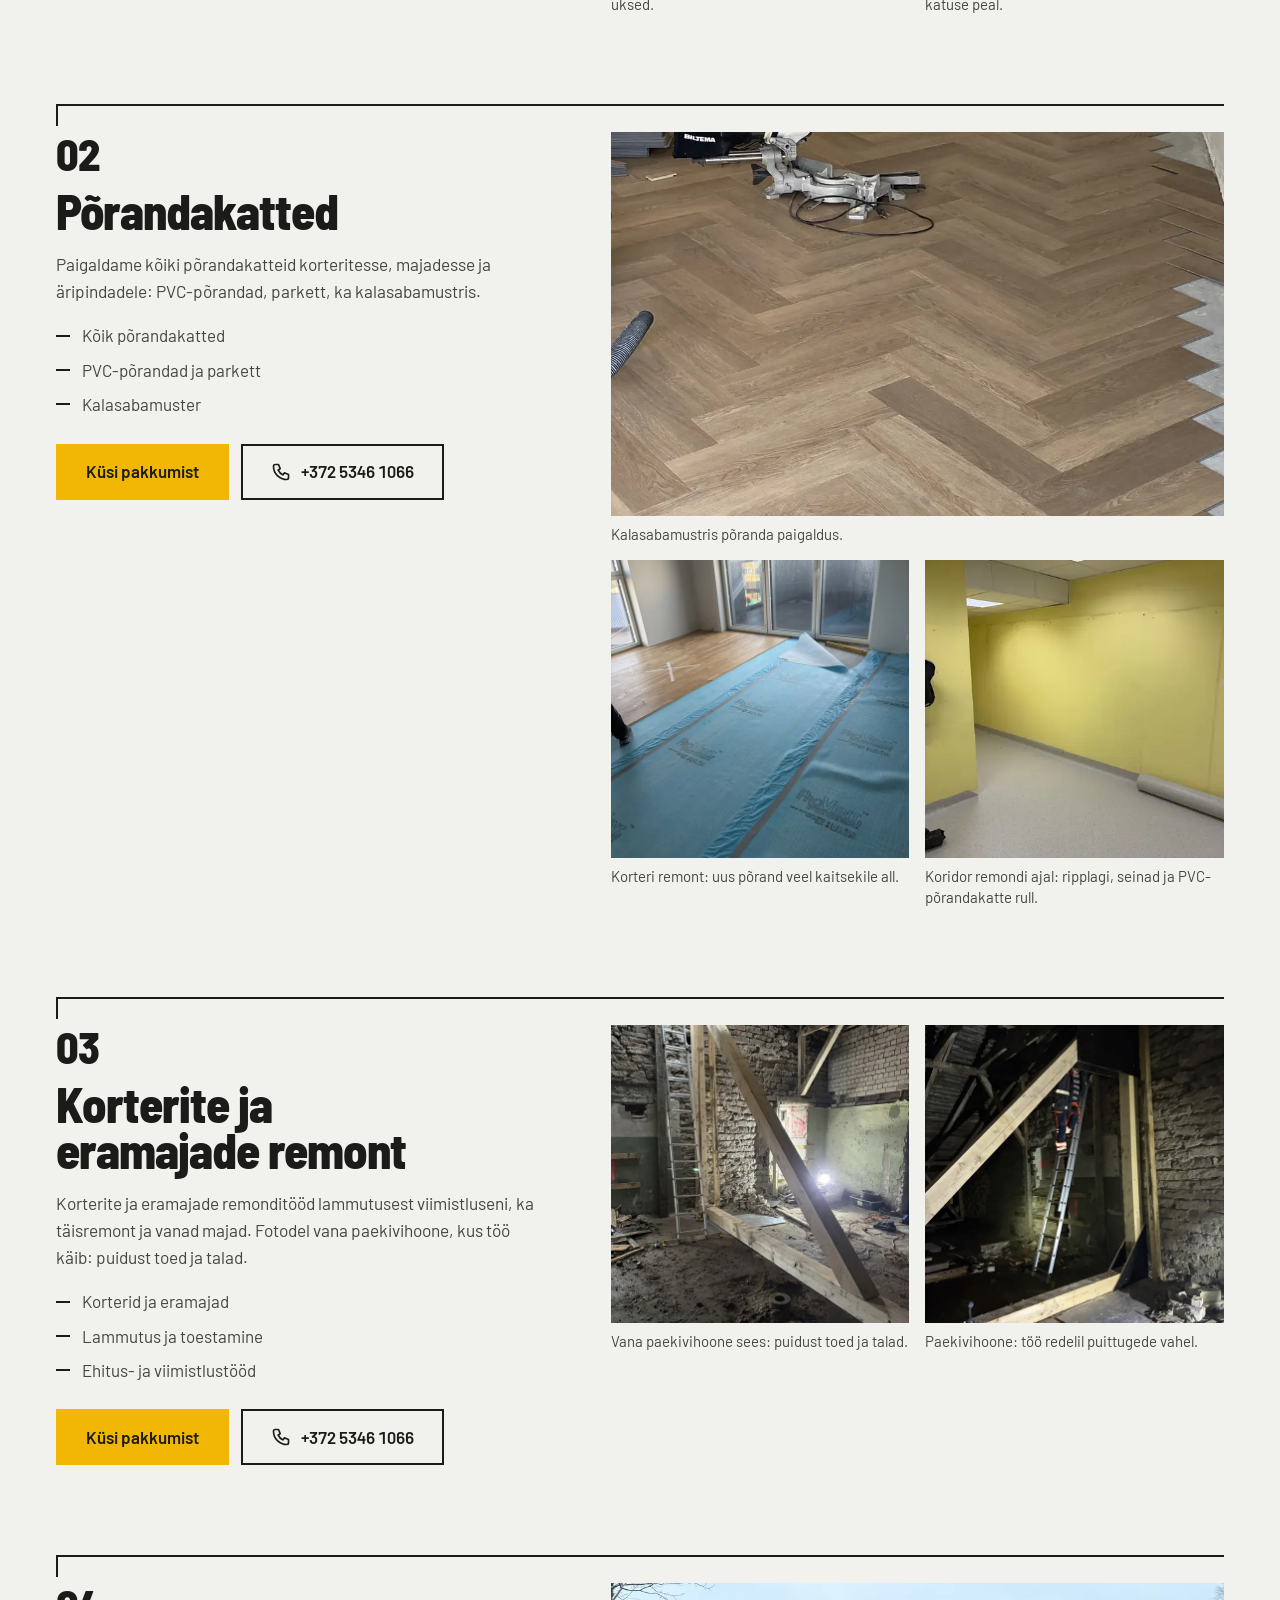
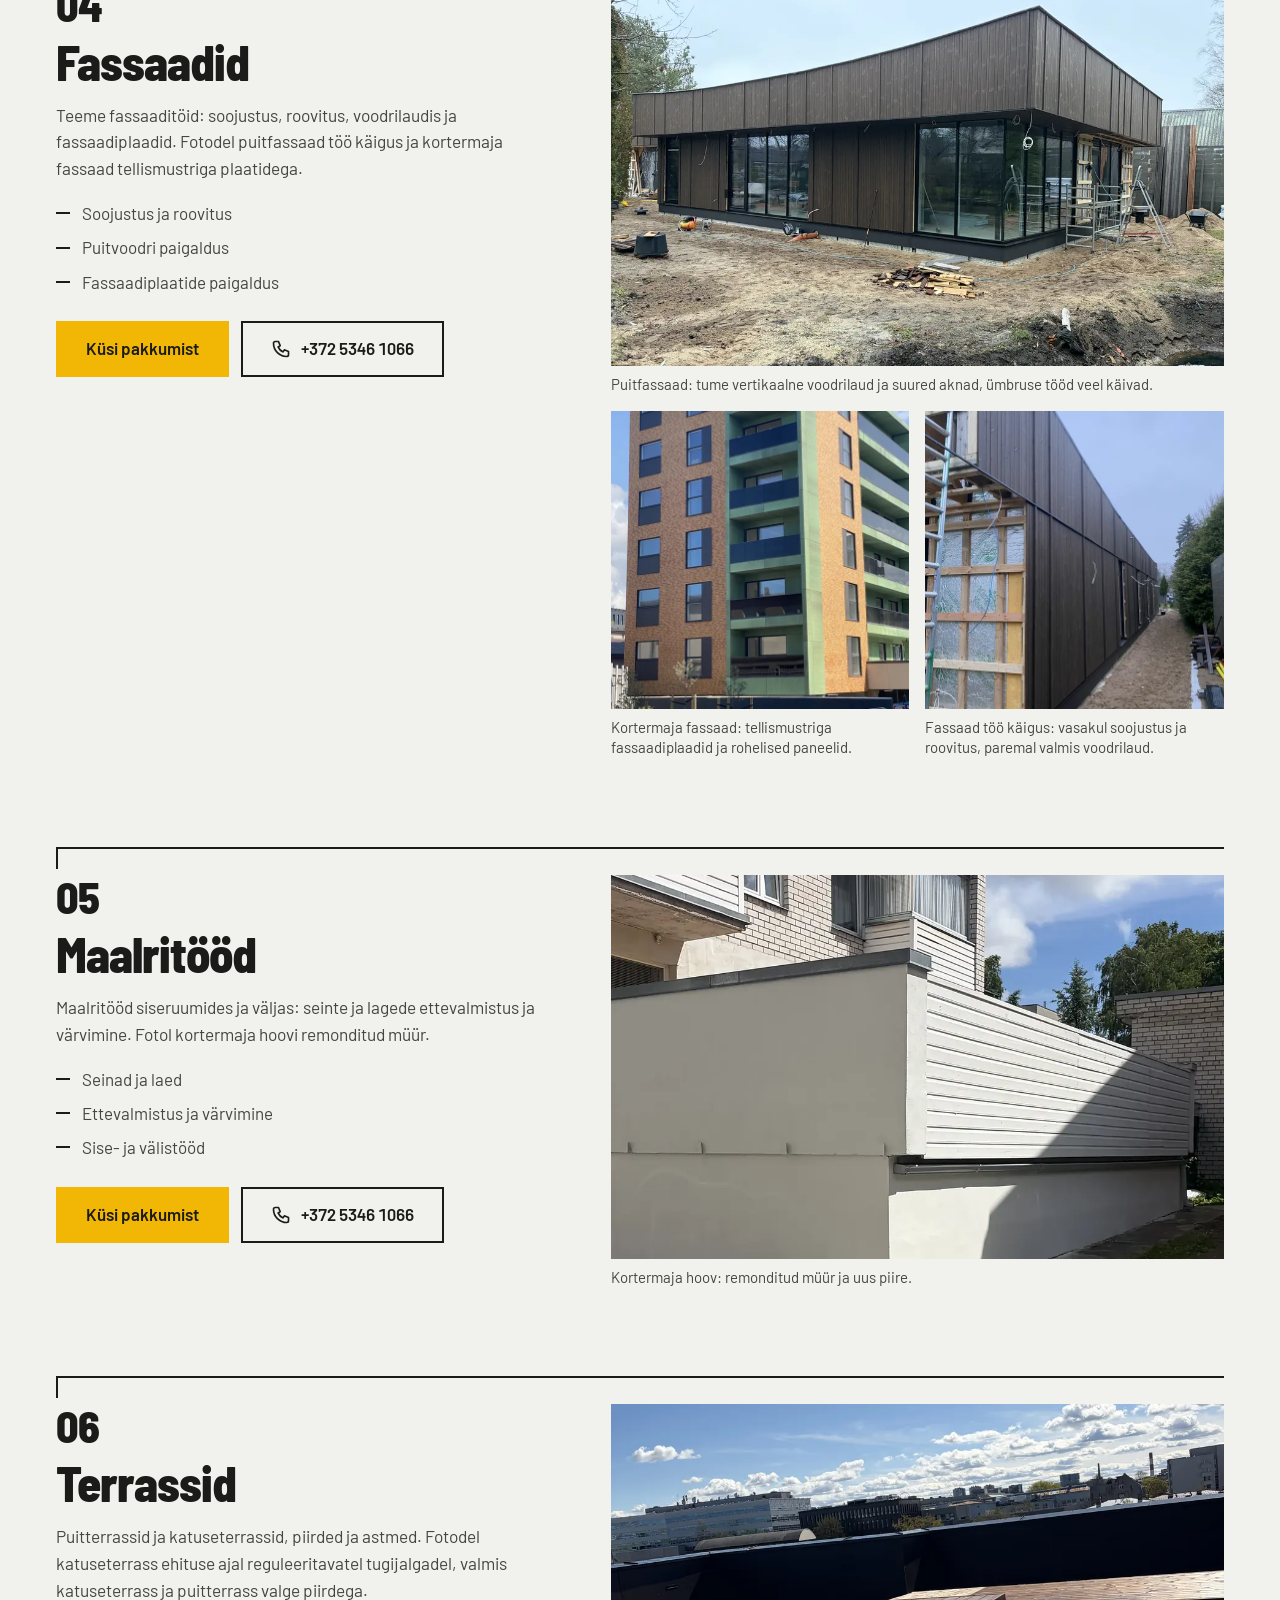
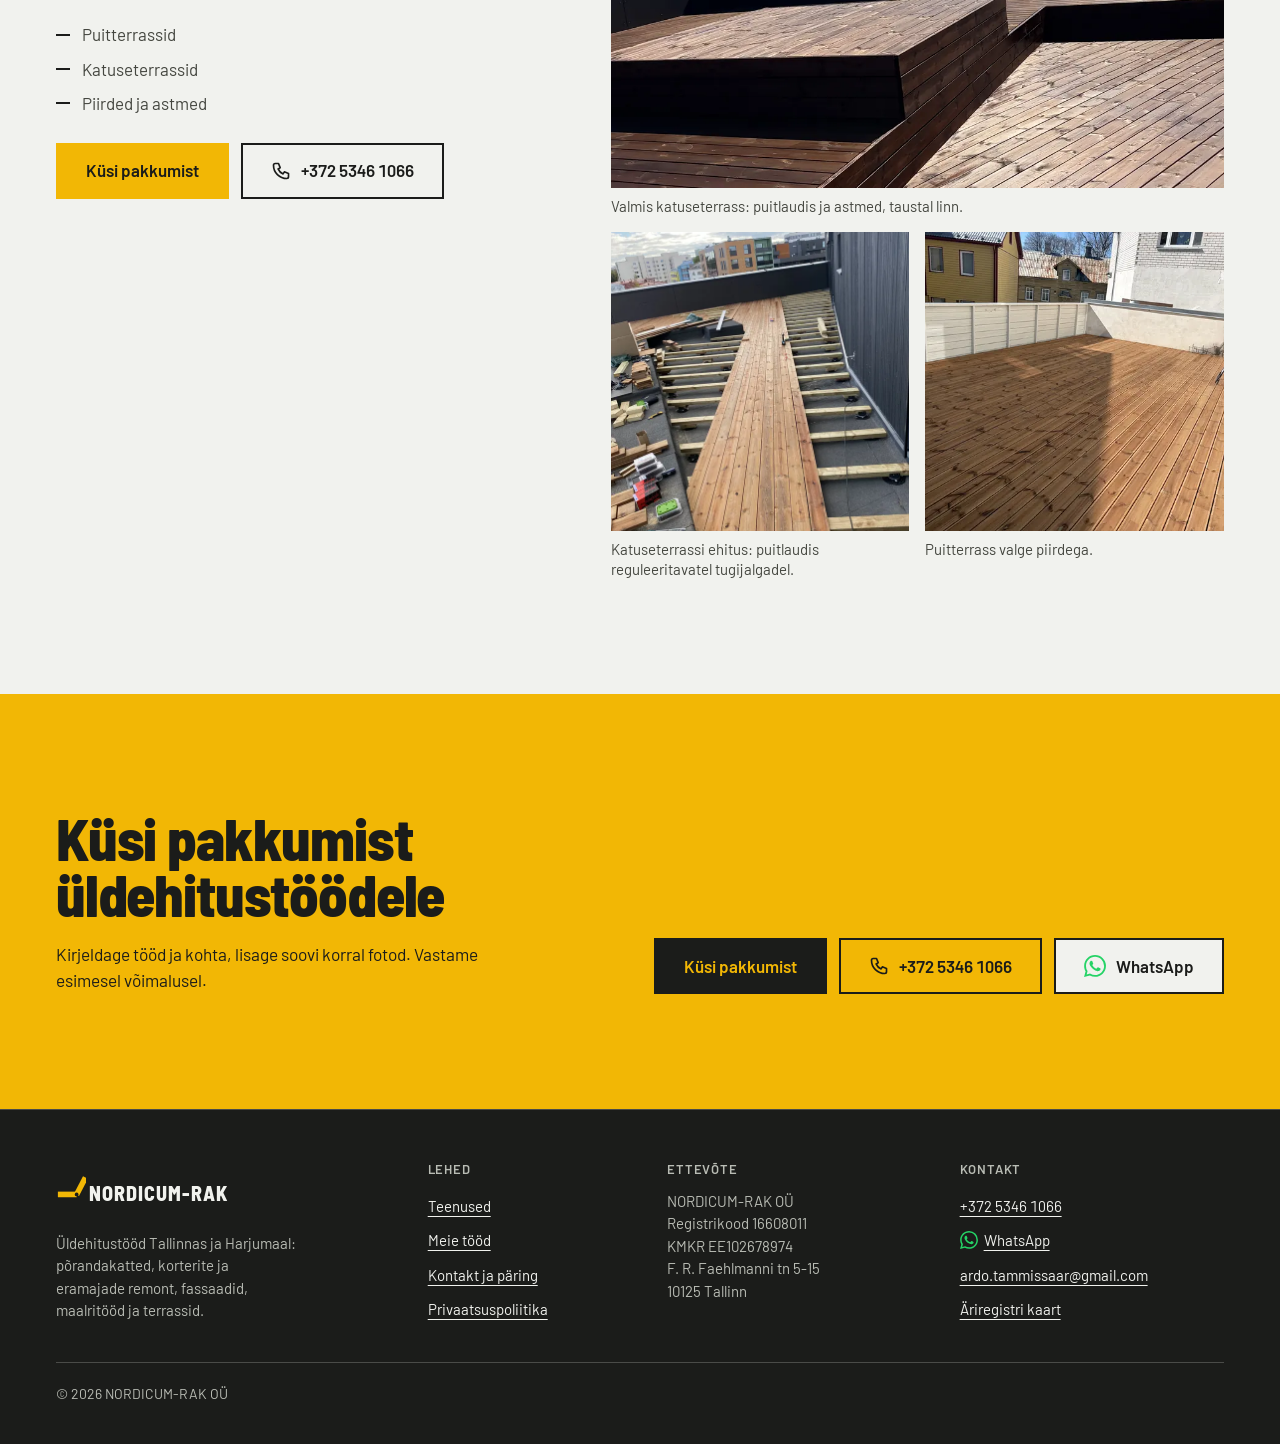
<file: teenused/index.html>
<!doctype html>
<html lang="et">
<head>
<meta charset="utf-8">
<meta name="viewport" content="width=device-width, initial-scale=1">
<title>Teenused: üldehitustööd, põrandakatted, remont Tallinnas | NORDICUM-RAK</title>
<meta name="description" content="Üldehitustööd, kõik põrandakatted, korterite ja eramajade remont, fassaadid, maalritööd ja terrassid Tallinnas ja Harjumaal.">
<link rel="canonical" href="https://nordicumrak.ee/teenused/">
<meta property="og:url" content="https://nordicumrak.ee/teenused/">
<meta property="og:type" content="website">
<meta property="og:locale" content="et_EE">
<meta property="og:site_name" content="NORDICUM-RAK OÜ">
<meta property="og:title" content="Teenused: üldehitustööd, põrandakatted, remont Tallinnas | NORDICUM-RAK">
<meta property="og:description" content="Üldehitustööd, kõik põrandakatted, korterite ja eramajade remont, fassaadid, maalritööd ja terrassid Tallinnas ja Harjumaal.">
<meta property="og:image" content="https://nordicumrak.ee/img/og.jpg">
<meta property="og:image:width" content="1200">
<meta property="og:image:height" content="630">
<meta property="og:image:alt" content="NORDICUM-RAK OÜ ehitatud katuseterrass: puitlaudis ja astmed">
<meta name="twitter:card" content="summary_large_image">
<meta name="theme-color" content="#f1f2ee">
<link rel="icon" href="../favicon.ico" sizes="32x32">
<link rel="icon" href="../favicon.svg" type="image/svg+xml">
<link rel="apple-touch-icon" href="../apple-touch-icon.png">
<link rel="preload" href="../fonts/barlow-sc-800.woff2" as="font" type="font/woff2" crossorigin>
<link rel="preload" href="../fonts/barlow-400.woff2" as="font" type="font/woff2" crossorigin>
<link rel="stylesheet" href="../css/site.css">
</head>
<body>
<a class="skip" href="#main">Edasi sisu juurde</a>
<header class="hd">
  <div class="wrap hd-in">
    <a class="brand" href="../" aria-label="NORDICUM-RAK, avaleht">
      <svg class="mark" viewBox="0 0 32 32" aria-hidden="true" focusable="false"><path d="M2 22h20v6H2z" fill="#f2b705"/><path d="m19.2 23.9 9.6-18.4 5.3 2.8-9.6 18.4z" fill="#f2b705"/><circle cx="22" cy="25" r="2" fill="#1b1c1a"/></svg>
      <span class="brand-t">NORDICUM-RAK</span>
    </a>
    <nav class="nav" aria-label="Põhimenüü">
      <a href="../teenused/" aria-current="page">Teenused</a>
      <a href="../tood/">Meie tööd</a>
      <a href="../kontakt/">Kontakt</a>
    </nav>
    <a class="btn btn-o hd-tel" href="tel:+37253461066"><svg viewBox="0 0 24 24" aria-hidden="true" focusable="false"><path d="M5 3h4l2 5-2.5 1.5a11 11 0 0 0 6 6L16 13l5 2v4a2 2 0 0 1-2 2A16 16 0 0 1 3 5a2 2 0 0 1 2-2z" fill="none" stroke="currentColor" stroke-width="2" stroke-linejoin="round"/></svg><span class="num">+372 5346 1066</span></a>
    <a class="btn btn-y hd-cta" href="../kontakt/">Küsi pakkumist</a>
    <a class="hd-ico" href="https://wa.me/37253461066?text=Tere!%20Soovin%20pakkumist%3A%20" target="_blank" rel="noopener" aria-label="Kirjuta WhatsAppis"><svg class="wa-i" viewBox="0 0 24 24" aria-hidden="true" focusable="false"><path fill="#25D366" d="M17.472 14.382c-.297-.149-1.758-.867-2.03-.967-.273-.099-.471-.148-.67.15-.197.297-.767.966-.94 1.164-.173.199-.347.223-.644.075-.297-.15-1.255-.463-2.39-1.475-.883-.788-1.48-1.761-1.653-2.059-.173-.297-.018-.458.13-.606.134-.133.298-.347.446-.52.149-.174.198-.298.298-.497.099-.198.05-.371-.025-.52-.075-.149-.669-1.612-.916-2.207-.242-.579-.487-.5-.669-.51-.173-.008-.371-.01-.57-.01-.198 0-.52.074-.792.372-.272.297-1.04 1.016-1.04 2.479 0 1.462 1.065 2.875 1.213 3.074.149.198 2.096 3.2 5.077 4.487.709.306 1.262.489 1.694.625.712.227 1.36.195 1.871.118.571-.085 1.758-.719 2.006-1.413.248-.694.248-1.289.173-1.413-.074-.124-.272-.198-.57-.347m-5.421 7.403h-.004a9.87 9.87 0 01-5.031-1.378l-.361-.214-3.741.982.998-3.648-.235-.374a9.86 9.86 0 01-1.51-5.26c.001-5.45 4.436-9.884 9.888-9.884 2.64 0 5.122 1.03 6.988 2.898a9.825 9.825 0 012.893 6.994c-.003 5.45-4.437 9.884-9.885 9.884m8.413-18.297A11.815 11.815 0 0012.05 0C5.495 0 .16 5.335.157 11.892c0 2.096.547 4.142 1.588 5.945L.057 24l6.305-1.654a11.882 11.882 0 005.683 1.448h.005c6.554 0 11.89-5.335 11.893-11.893a11.821 11.821 0 00-3.48-8.413Z"/></svg></a>
    <a class="hd-ico" href="tel:+37253461066" aria-label="Helista +372 5346 1066"><svg viewBox="0 0 24 24" aria-hidden="true" focusable="false"><path d="M5 3h4l2 5-2.5 1.5a11 11 0 0 0 6 6L16 13l5 2v4a2 2 0 0 1-2 2A16 16 0 0 1 3 5a2 2 0 0 1 2-2z" fill="none" stroke="currentColor" stroke-width="2" stroke-linejoin="round"/></svg></a>
    <button class="burger" type="button" aria-expanded="false" aria-controls="menu" aria-label="Menüü"><span></span><span></span></button>
  </div>
  <div id="menu" class="menu" hidden tabindex="-1">
    <nav aria-label="Menüü">
      <a class="m-link" href="../">Avaleht</a>
      <a class="m-link" href="../teenused/" aria-current="page">Teenused</a>
      <a class="m-link" href="../tood/">Meie tööd</a>
      <a class="m-link" href="../kontakt/">Kontakt</a>
    </nav>
    <div class="m-foot">
      <a class="btn btn-ink" href="../kontakt/">Küsi pakkumist</a>
      <a class="btn btn-o btn-wa" href="https://wa.me/37253461066?text=Tere!%20Soovin%20pakkumist%3A%20" target="_blank" rel="noopener"><svg class="wa-i" viewBox="0 0 24 24" aria-hidden="true" focusable="false"><path fill="#25D366" d="M17.472 14.382c-.297-.149-1.758-.867-2.03-.967-.273-.099-.471-.148-.67.15-.197.297-.767.966-.94 1.164-.173.199-.347.223-.644.075-.297-.15-1.255-.463-2.39-1.475-.883-.788-1.48-1.761-1.653-2.059-.173-.297-.018-.458.13-.606.134-.133.298-.347.446-.52.149-.174.198-.298.298-.497.099-.198.05-.371-.025-.52-.075-.149-.669-1.612-.916-2.207-.242-.579-.487-.5-.669-.51-.173-.008-.371-.01-.57-.01-.198 0-.52.074-.792.372-.272.297-1.04 1.016-1.04 2.479 0 1.462 1.065 2.875 1.213 3.074.149.198 2.096 3.2 5.077 4.487.709.306 1.262.489 1.694.625.712.227 1.36.195 1.871.118.571-.085 1.758-.719 2.006-1.413.248-.694.248-1.289.173-1.413-.074-.124-.272-.198-.57-.347m-5.421 7.403h-.004a9.87 9.87 0 01-5.031-1.378l-.361-.214-3.741.982.998-3.648-.235-.374a9.86 9.86 0 01-1.51-5.26c.001-5.45 4.436-9.884 9.888-9.884 2.64 0 5.122 1.03 6.988 2.898a9.825 9.825 0 012.893 6.994c-.003 5.45-4.437 9.884-9.885 9.884m8.413-18.297A11.815 11.815 0 0012.05 0C5.495 0 .16 5.335.157 11.892c0 2.096.547 4.142 1.588 5.945L.057 24l6.305-1.654a11.882 11.882 0 005.683 1.448h.005c6.554 0 11.89-5.335 11.893-11.893a11.821 11.821 0 00-3.48-8.413Z"/></svg><span>WhatsApp</span></a>
      <a class="m-tel num" href="tel:+37253461066">+372 5346 1066</a>
      <a class="m-mail" href="mailto:ardo.tammissaar@gmail.com">ardo.tammissaar@gmail.com</a>
    </div>
  </div>
</header>

<main id="main">
  <section class="ph" aria-labelledby="h1">
    <div class="wrap ph-in">
      <div class="edge" aria-hidden="true"></div>
      <h1 id="h1">Ehitus- ja remonditööd Tallinnas</h1>
      <p class="lead">Üldehitustööd, kõik põrandakatted, korterite ja eramajade remont, fassaadid, maalritööd ja terrassid. Küsida võib kõike, mis on seotud ehitusega.</p>
      <ul class="svc-idx" aria-label="Teenused">
        <li><a href="#uldehitus"><span>01</span>Üldehitustööd</a></li>
        <li><a href="#porandad"><span>02</span>Põrandakatted</a></li>
        <li><a href="#taisremont"><span>03</span>Korterite ja eramajade remont</a></li>
        <li><a href="#fassaadid"><span>04</span>Fassaadid</a></li>
        <li><a href="#maalritood"><span>05</span>Maalritööd</a></li>
        <li><a href="#terrassid"><span>06</span>Terrassid</a></li>
      </ul>
    </div>
  </section>

  <section class="sec" aria-label="Teenuste kirjeldused">
    <div class="wrap svc-list">
    <article class="svc" id="uldehitus" aria-labelledby="h-uldehitus">
      <div>
        <span class="svc-n" aria-hidden="true">01</span>
        <h2 id="h-uldehitus">Üldehitustööd</h2>
        <p class="sec-p">Teeme üldehitustöid: sauna ehitus, uste paigaldus, lammutus, toestamine, katuse parandus ja muu. Küsida võib kõike, mis on seotud ehitusega.</p>
        <ul class="ticks">
          <li>Sauna ehitus</li>
          <li>Uste paigaldus</li>
          <li>Lammutus, toestamine, katuse parandus</li>
        </ul>
        <div class="btn-row">
          <a class="btn btn-y" href="../kontakt/?too=uld">Küsi pakkumist</a>
          <a class="btn btn-o" href="tel:+37253461066"><svg viewBox="0 0 24 24" aria-hidden="true" focusable="false"><path d="M5 3h4l2 5-2.5 1.5a11 11 0 0 0 6 6L16 13l5 2v4a2 2 0 0 1-2 2A16 16 0 0 1 3 5a2 2 0 0 1 2-2z" fill="none" stroke="currentColor" stroke-width="2" stroke-linejoin="round"/></svg><span class="num">+372 5346 1066</span></a>
        </div>
      </div>
      <ul class="svc-ph n3">
          <li><figure><button class="lb-t" type="button" data-full="../img/tood/saun-lavad-2-1600.webp" data-w="1200" data-h="1600" aria-haspopup="dialog"><img src="../img/tood/saun-lavad-2-600.webp" srcset="../img/tood/saun-lavad-2-600.webp 600w, ../img/tood/saun-lavad-2-1000.webp 1000w" sizes="(min-width: 1240px) 680px, (min-width: 900px) 55vw, 100vw" width="600" height="800" alt="Valmis saun: lavad, puitvooder ja klaasuks." loading="lazy" decoding="async"></button><figcaption class="fc">Valmis saun: lavad, puitvooder ja klaasuks.</figcaption></figure></li>
          <li><figure><button class="lb-t" type="button" data-full="../img/tood/panipaikade-uksed-1600.webp" data-w="1200" data-h="1600" aria-haspopup="dialog"><img src="../img/tood/panipaikade-uksed-600.webp" srcset="../img/tood/panipaikade-uksed-600.webp 600w, ../img/tood/panipaikade-uksed-1000.webp 1000w" sizes="(min-width: 1240px) 340px, (min-width: 900px) 28vw, 50vw" width="600" height="800" alt="Uste paigaldus: keldrikoridori panipaikade uksed." loading="lazy" decoding="async"></button><figcaption class="fc">Uste paigaldus: keldrikoridori panipaikade uksed.</figcaption></figure></li>
          <li><figure><button class="lb-t" type="button" data-full="../img/tood/katus-talv-1600.webp" data-w="1600" data-h="1200" aria-haspopup="dialog"><img src="../img/tood/katus-talv-600.webp" srcset="../img/tood/katus-talv-600.webp 600w, ../img/tood/katus-talv-1000.webp 1000w" sizes="(min-width: 1240px) 340px, (min-width: 900px) 28vw, 50vw" width="600" height="450" alt="Katuse parandus talvel: uus rullmaterjal vana katuse peal." loading="lazy" decoding="async"></button><figcaption class="fc">Katuse parandus talvel: uus rullmaterjal vana katuse peal.</figcaption></figure></li>
      </ul>
    </article>
    <article class="svc" id="porandad" aria-labelledby="h-porandad">
      <div>
        <span class="svc-n" aria-hidden="true">02</span>
        <h2 id="h-porandad">Põrandakatted</h2>
        <p class="sec-p">Paigaldame kõiki põrandakatteid korteritesse, majadesse ja äripindadele: PVC-põrandad, parkett, ka kalasabamustris.</p>
        <ul class="ticks">
          <li>Kõik põrandakatted</li>
          <li>PVC-põrandad ja parkett</li>
          <li>Kalasabamuster</li>
        </ul>
        <div class="btn-row">
          <a class="btn btn-y" href="../kontakt/?too=porand">Küsi pakkumist</a>
          <a class="btn btn-o" href="tel:+37253461066"><svg viewBox="0 0 24 24" aria-hidden="true" focusable="false"><path d="M5 3h4l2 5-2.5 1.5a11 11 0 0 0 6 6L16 13l5 2v4a2 2 0 0 1-2 2A16 16 0 0 1 3 5a2 2 0 0 1 2-2z" fill="none" stroke="currentColor" stroke-width="2" stroke-linejoin="round"/></svg><span class="num">+372 5346 1066</span></a>
        </div>
      </div>
      <ul class="svc-ph n3">
          <li><figure><button class="lb-t" type="button" data-full="../img/tood/porand-kalasaba-1600.webp" data-w="1200" data-h="1600" aria-haspopup="dialog"><img src="../img/tood/porand-kalasaba-600.webp" srcset="../img/tood/porand-kalasaba-600.webp 600w, ../img/tood/porand-kalasaba-1000.webp 1000w" sizes="(min-width: 1240px) 680px, (min-width: 900px) 55vw, 100vw" width="600" height="800" alt="Kalasabamustris põranda paigaldus." loading="lazy" decoding="async"></button><figcaption class="fc">Kalasabamustris põranda paigaldus.</figcaption></figure></li>
          <li><figure><button class="lb-t" type="button" data-full="../img/tood/korter-porand-1600.webp" data-w="1200" data-h="1600" aria-haspopup="dialog"><img src="../img/tood/korter-porand-600.webp" srcset="../img/tood/korter-porand-600.webp 600w, ../img/tood/korter-porand-1000.webp 1000w" sizes="(min-width: 1240px) 340px, (min-width: 900px) 28vw, 50vw" width="600" height="800" alt="Korteri remont: uus põrand veel kaitsekile all." loading="lazy" decoding="async"></button><figcaption class="fc">Korteri remont: uus põrand veel kaitsekile all.</figcaption></figure></li>
          <li><figure><button class="lb-t" type="button" data-full="../img/tood/koridor-pvc-1600.webp" data-w="1600" data-h="1200" aria-haspopup="dialog"><img src="../img/tood/koridor-pvc-600.webp" srcset="../img/tood/koridor-pvc-600.webp 600w, ../img/tood/koridor-pvc-1000.webp 1000w" sizes="(min-width: 1240px) 340px, (min-width: 900px) 28vw, 50vw" width="600" height="450" alt="Koridor remondi ajal: ripplagi, seinad ja PVC-põrandakatte rull." loading="lazy" decoding="async"></button><figcaption class="fc">Koridor remondi ajal: ripplagi, seinad ja PVC-põrandakatte rull.</figcaption></figure></li>
      </ul>
    </article>
    <article class="svc" id="taisremont" aria-labelledby="h-taisremont">
      <div>
        <span class="svc-n" aria-hidden="true">03</span>
        <h2 id="h-taisremont">Korterite ja eramajade remont</h2>
        <p class="sec-p">Korterite ja eramajade remonditööd lammutusest viimistluseni, ka täisremont ja vanad majad. Fotodel vana paekivihoone, kus töö käib: puidust toed ja talad.</p>
        <ul class="ticks">
          <li>Korterid ja eramajad</li>
          <li>Lammutus ja toestamine</li>
          <li>Ehitus- ja viimistlustööd</li>
        </ul>
        <div class="btn-row">
          <a class="btn btn-y" href="../kontakt/?too=taisremont">Küsi pakkumist</a>
          <a class="btn btn-o" href="tel:+37253461066"><svg viewBox="0 0 24 24" aria-hidden="true" focusable="false"><path d="M5 3h4l2 5-2.5 1.5a11 11 0 0 0 6 6L16 13l5 2v4a2 2 0 0 1-2 2A16 16 0 0 1 3 5a2 2 0 0 1 2-2z" fill="none" stroke="currentColor" stroke-width="2" stroke-linejoin="round"/></svg><span class="num">+372 5346 1066</span></a>
        </div>
      </div>
      <ul class="svc-ph n2">
          <li><figure><button class="lb-t" type="button" data-full="../img/tood/paekivi-toed-1600.webp" data-w="1200" data-h="1600" aria-haspopup="dialog"><img src="../img/tood/paekivi-toed-600.webp" srcset="../img/tood/paekivi-toed-600.webp 600w, ../img/tood/paekivi-toed-1000.webp 1000w" sizes="(min-width: 1240px) 340px, (min-width: 900px) 28vw, 50vw" width="600" height="800" alt="Vana paekivihoone sees: puidust toed ja talad." loading="lazy" decoding="async"></button><figcaption class="fc">Vana paekivihoone sees: puidust toed ja talad.</figcaption></figure></li>
          <li><figure><button class="lb-t" type="button" data-full="../img/tood/paekivi-redel-1600.webp" data-w="1200" data-h="1600" aria-haspopup="dialog"><img src="../img/tood/paekivi-redel-600.webp" srcset="../img/tood/paekivi-redel-600.webp 600w, ../img/tood/paekivi-redel-1000.webp 1000w" sizes="(min-width: 1240px) 340px, (min-width: 900px) 28vw, 50vw" width="600" height="800" alt="Paekivihoone: töö redelil puittugede vahel." loading="lazy" decoding="async"></button><figcaption class="fc">Paekivihoone: töö redelil puittugede vahel.</figcaption></figure></li>
      </ul>
    </article>
    <article class="svc" id="fassaadid" aria-labelledby="h-fassaadid">
      <div>
        <span class="svc-n" aria-hidden="true">04</span>
        <h2 id="h-fassaadid">Fassaadid</h2>
        <p class="sec-p">Teeme fassaaditöid: soojustus, roovitus, voodrilaudis ja fassaadiplaadid. Fotodel puitfassaad töö käigus ja kortermaja fassaad tellismustriga plaatidega.</p>
        <ul class="ticks">
          <li>Soojustus ja roovitus</li>
          <li>Puitvoodri paigaldus</li>
          <li>Fassaadiplaatide paigaldus</li>
        </ul>
        <div class="btn-row">
          <a class="btn btn-y" href="../kontakt/?too=fassaad">Küsi pakkumist</a>
          <a class="btn btn-o" href="tel:+37253461066"><svg viewBox="0 0 24 24" aria-hidden="true" focusable="false"><path d="M5 3h4l2 5-2.5 1.5a11 11 0 0 0 6 6L16 13l5 2v4a2 2 0 0 1-2 2A16 16 0 0 1 3 5a2 2 0 0 1 2-2z" fill="none" stroke="currentColor" stroke-width="2" stroke-linejoin="round"/></svg><span class="num">+372 5346 1066</span></a>
        </div>
      </div>
      <ul class="svc-ph n3">
          <li><figure><button class="lb-t" type="button" data-full="../img/tood/fassaad-hoone-1600.webp" data-w="1600" data-h="1200" aria-haspopup="dialog"><img src="../img/tood/fassaad-hoone-600.webp" srcset="../img/tood/fassaad-hoone-600.webp 600w, ../img/tood/fassaad-hoone-1000.webp 1000w" sizes="(min-width: 1240px) 680px, (min-width: 900px) 55vw, 100vw" width="600" height="450" alt="Puitfassaad: tume vertikaalne voodrilaud ja suured aknad, ümbruse tööd veel käivad." loading="lazy" decoding="async"></button><figcaption class="fc">Puitfassaad: tume vertikaalne voodrilaud ja suured aknad, ümbruse tööd veel käivad.</figcaption></figure></li>
          <li><figure><button class="lb-t" type="button" data-full="../img/tood/kortermaja-fassaad-1600.webp" data-w="1200" data-h="1600" aria-haspopup="dialog"><img src="../img/tood/kortermaja-fassaad-600.webp" srcset="../img/tood/kortermaja-fassaad-600.webp 600w, ../img/tood/kortermaja-fassaad-1000.webp 1000w" sizes="(min-width: 1240px) 340px, (min-width: 900px) 28vw, 50vw" width="600" height="800" alt="Kortermaja fassaad: tellismustriga fassaadiplaadid ja rohelised paneelid." loading="lazy" decoding="async"></button><figcaption class="fc">Kortermaja fassaad: tellismustriga fassaadiplaadid ja rohelised paneelid.</figcaption></figure></li>
          <li><figure><button class="lb-t" type="button" data-full="../img/tood/fassaad-soojustus-1600.webp" data-w="1200" data-h="1600" aria-haspopup="dialog"><img src="../img/tood/fassaad-soojustus-600.webp" srcset="../img/tood/fassaad-soojustus-600.webp 600w, ../img/tood/fassaad-soojustus-1000.webp 1000w" sizes="(min-width: 1240px) 340px, (min-width: 900px) 28vw, 50vw" width="600" height="800" alt="Fassaad töö käigus: vasakul soojustus ja roovitus, paremal valmis voodrilaud." loading="lazy" decoding="async"></button><figcaption class="fc">Fassaad töö käigus: vasakul soojustus ja roovitus, paremal valmis voodrilaud.</figcaption></figure></li>
      </ul>
    </article>
    <article class="svc" id="maalritood" aria-labelledby="h-maalritood">
      <div>
        <span class="svc-n" aria-hidden="true">05</span>
        <h2 id="h-maalritood">Maalritööd</h2>
        <p class="sec-p">Maalritööd siseruumides ja väljas: seinte ja lagede ettevalmistus ja värvimine. Fotol kortermaja hoovi remonditud müür.</p>
        <ul class="ticks">
          <li>Seinad ja laed</li>
          <li>Ettevalmistus ja värvimine</li>
          <li>Sise- ja välistööd</li>
        </ul>
        <div class="btn-row">
          <a class="btn btn-y" href="../kontakt/?too=maalritood">Küsi pakkumist</a>
          <a class="btn btn-o" href="tel:+37253461066"><svg viewBox="0 0 24 24" aria-hidden="true" focusable="false"><path d="M5 3h4l2 5-2.5 1.5a11 11 0 0 0 6 6L16 13l5 2v4a2 2 0 0 1-2 2A16 16 0 0 1 3 5a2 2 0 0 1 2-2z" fill="none" stroke="currentColor" stroke-width="2" stroke-linejoin="round"/></svg><span class="num">+372 5346 1066</span></a>
        </div>
      </div>
      <ul class="svc-ph n1">
          <li><figure><button class="lb-t" type="button" data-full="../img/tood/hoov-muur-1600.webp" data-w="1100" data-h="825" aria-haspopup="dialog"><img src="../img/tood/hoov-muur-600.webp" srcset="../img/tood/hoov-muur-600.webp 600w, ../img/tood/hoov-muur-1000.webp 1000w" sizes="(min-width: 1240px) 680px, (min-width: 900px) 55vw, 100vw" width="600" height="450" alt="Kortermaja hoov: remonditud müür ja uus piire." loading="lazy" decoding="async"></button><figcaption class="fc">Kortermaja hoov: remonditud müür ja uus piire.</figcaption></figure></li>
      </ul>
    </article>
    <article class="svc" id="terrassid" aria-labelledby="h-terrassid">
      <div>
        <span class="svc-n" aria-hidden="true">06</span>
        <h2 id="h-terrassid">Terrassid</h2>
        <p class="sec-p">Puitterrassid ja katuseterrassid, piirded ja astmed. Fotodel katuseterrass ehituse ajal reguleeritavatel tugijalgadel, valmis katuseterrass ja puitterrass valge piirdega.</p>
        <ul class="ticks">
          <li>Puitterrassid</li>
          <li>Katuseterrassid</li>
          <li>Piirded ja astmed</li>
        </ul>
        <div class="btn-row">
          <a class="btn btn-y" href="../kontakt/?too=terrass">Küsi pakkumist</a>
          <a class="btn btn-o" href="tel:+37253461066"><svg viewBox="0 0 24 24" aria-hidden="true" focusable="false"><path d="M5 3h4l2 5-2.5 1.5a11 11 0 0 0 6 6L16 13l5 2v4a2 2 0 0 1-2 2A16 16 0 0 1 3 5a2 2 0 0 1 2-2z" fill="none" stroke="currentColor" stroke-width="2" stroke-linejoin="round"/></svg><span class="num">+372 5346 1066</span></a>
        </div>
      </div>
      <ul class="svc-ph n3">
          <li><figure><button class="lb-t" type="button" data-full="../img/tood/katuseterrass-1600.webp" data-w="1170" data-h="1600" aria-haspopup="dialog"><img src="../img/tood/katuseterrass-600.webp" srcset="../img/tood/katuseterrass-600.webp 600w, ../img/tood/katuseterrass-1000.webp 1000w" sizes="(min-width: 1240px) 680px, (min-width: 900px) 55vw, 100vw" width="600" height="821" alt="Valmis katuseterrass: puitlaudis ja astmed, taustal linn." loading="lazy" decoding="async"></button><figcaption class="fc">Valmis katuseterrass: puitlaudis ja astmed, taustal linn.</figcaption></figure></li>
          <li><figure><button class="lb-t" type="button" data-full="../img/tood/katuseterrass-ehitus-1600.webp" data-w="1200" data-h="1600" aria-haspopup="dialog"><img src="../img/tood/katuseterrass-ehitus-600.webp" srcset="../img/tood/katuseterrass-ehitus-600.webp 600w, ../img/tood/katuseterrass-ehitus-1000.webp 1000w" sizes="(min-width: 1240px) 340px, (min-width: 900px) 28vw, 50vw" width="600" height="800" alt="Katuseterrassi ehitus: puitlaudis reguleeritavatel tugijalgadel." loading="lazy" decoding="async"></button><figcaption class="fc">Katuseterrassi ehitus: puitlaudis reguleeritavatel tugijalgadel.</figcaption></figure></li>
          <li><figure><button class="lb-t" type="button" data-full="../img/tood/terrass-piire-1600.webp" data-w="1600" data-h="1200" aria-haspopup="dialog"><img src="../img/tood/terrass-piire-600.webp" srcset="../img/tood/terrass-piire-600.webp 600w, ../img/tood/terrass-piire-1000.webp 1000w" sizes="(min-width: 1240px) 340px, (min-width: 900px) 28vw, 50vw" width="600" height="450" alt="Puitterrass valge piirdega." loading="lazy" decoding="async"></button><figcaption class="fc">Puitterrass valge piirdega.</figcaption></figure></li>
      </ul>
    </article>
    </div>
  </section>

  <section class="sec yellow band" aria-labelledby="h-band">
    <div class="wrap">
      <div>
        <h2 id="h-band">Küsi pakkumist üldehitustöödele</h2>
        <p class="sec-p">Kirjeldage tööd ja kohta, lisage soovi korral fotod. Vastame esimesel võimalusel.</p>
      </div>
      <div class="btn-row">
        <a class="btn btn-ink" href="../kontakt/">Küsi pakkumist</a>
        <a class="btn btn-o" href="tel:+37253461066"><svg viewBox="0 0 24 24" aria-hidden="true" focusable="false"><path d="M5 3h4l2 5-2.5 1.5a11 11 0 0 0 6 6L16 13l5 2v4a2 2 0 0 1-2 2A16 16 0 0 1 3 5a2 2 0 0 1 2-2z" fill="none" stroke="currentColor" stroke-width="2" stroke-linejoin="round"/></svg><span class="num">+372 5346 1066</span></a>
        <a class="btn btn-o btn-wa" href="https://wa.me/37253461066?text=Tere!%20Soovin%20pakkumist%3A%20" target="_blank" rel="noopener"><svg class="wa-i" viewBox="0 0 24 24" aria-hidden="true" focusable="false"><path fill="#25D366" d="M17.472 14.382c-.297-.149-1.758-.867-2.03-.967-.273-.099-.471-.148-.67.15-.197.297-.767.966-.94 1.164-.173.199-.347.223-.644.075-.297-.15-1.255-.463-2.39-1.475-.883-.788-1.48-1.761-1.653-2.059-.173-.297-.018-.458.13-.606.134-.133.298-.347.446-.52.149-.174.198-.298.298-.497.099-.198.05-.371-.025-.52-.075-.149-.669-1.612-.916-2.207-.242-.579-.487-.5-.669-.51-.173-.008-.371-.01-.57-.01-.198 0-.52.074-.792.372-.272.297-1.04 1.016-1.04 2.479 0 1.462 1.065 2.875 1.213 3.074.149.198 2.096 3.2 5.077 4.487.709.306 1.262.489 1.694.625.712.227 1.36.195 1.871.118.571-.085 1.758-.719 2.006-1.413.248-.694.248-1.289.173-1.413-.074-.124-.272-.198-.57-.347m-5.421 7.403h-.004a9.87 9.87 0 01-5.031-1.378l-.361-.214-3.741.982.998-3.648-.235-.374a9.86 9.86 0 01-1.51-5.26c.001-5.45 4.436-9.884 9.888-9.884 2.64 0 5.122 1.03 6.988 2.898a9.825 9.825 0 012.893 6.994c-.003 5.45-4.437 9.884-9.885 9.884m8.413-18.297A11.815 11.815 0 0012.05 0C5.495 0 .16 5.335.157 11.892c0 2.096.547 4.142 1.588 5.945L.057 24l6.305-1.654a11.882 11.882 0 005.683 1.448h.005c6.554 0 11.89-5.335 11.893-11.893a11.821 11.821 0 00-3.48-8.413Z"/></svg><span>WhatsApp</span></a>
      </div>
    </div>
  </section>
</main>

<footer class="ft" id="jalus">
  <div class="wrap ft-in">
    <div>
      <a class="brand" href="../" aria-label="NORDICUM-RAK, avaleht">
        <svg class="mark" viewBox="0 0 32 32" aria-hidden="true" focusable="false"><path d="M2 22h20v6H2z" fill="#f2b705"/><path d="m19.2 23.9 9.6-18.4 5.3 2.8-9.6 18.4z" fill="#f2b705"/><circle cx="22" cy="25" r="2" fill="#1b1c1a"/></svg>
        <span class="brand-t">NORDICUM-RAK</span>
      </a>
      <p class="ft-line">Üldehitustööd Tallinnas ja Harjumaal: põrandakatted, korterite ja eramajade remont, fassaadid, maalritööd ja terrassid.</p>
    </div>
    <div>
      <p class="ft-h">Lehed</p>
      <ul>
        <li><a href="../teenused/">Teenused</a></li>
        <li><a href="../tood/">Meie tööd</a></li>
        <li><a href="../kontakt/">Kontakt ja päring</a></li>
        <li><a href="../privaatsus/">Privaatsuspoliitika</a></li>
      </ul>
    </div>
    <div>
      <p class="ft-h">Ettevõte</p>
      <p>NORDICUM-RAK OÜ<br>Registrikood 16608011<br>KMKR EE102678974<br>F. R. Faehlmanni tn 5-15<br>10125 Tallinn</p>
    </div>
    <div>
      <p class="ft-h">Kontakt</p>
      <ul>
        <li><a class="num" href="tel:+37253461066">+372 5346 1066</a></li>
        <li><a href="https://wa.me/37253461066?text=Tere!%20Soovin%20pakkumist%3A%20" target="_blank" rel="noopener"><svg class="wa-i" viewBox="0 0 24 24" aria-hidden="true" focusable="false"><path fill="#25D366" d="M17.472 14.382c-.297-.149-1.758-.867-2.03-.967-.273-.099-.471-.148-.67.15-.197.297-.767.966-.94 1.164-.173.199-.347.223-.644.075-.297-.15-1.255-.463-2.39-1.475-.883-.788-1.48-1.761-1.653-2.059-.173-.297-.018-.458.13-.606.134-.133.298-.347.446-.52.149-.174.198-.298.298-.497.099-.198.05-.371-.025-.52-.075-.149-.669-1.612-.916-2.207-.242-.579-.487-.5-.669-.51-.173-.008-.371-.01-.57-.01-.198 0-.52.074-.792.372-.272.297-1.04 1.016-1.04 2.479 0 1.462 1.065 2.875 1.213 3.074.149.198 2.096 3.2 5.077 4.487.709.306 1.262.489 1.694.625.712.227 1.36.195 1.871.118.571-.085 1.758-.719 2.006-1.413.248-.694.248-1.289.173-1.413-.074-.124-.272-.198-.57-.347m-5.421 7.403h-.004a9.87 9.87 0 01-5.031-1.378l-.361-.214-3.741.982.998-3.648-.235-.374a9.86 9.86 0 01-1.51-5.26c.001-5.45 4.436-9.884 9.888-9.884 2.64 0 5.122 1.03 6.988 2.898a9.825 9.825 0 012.893 6.994c-.003 5.45-4.437 9.884-9.885 9.884m8.413-18.297A11.815 11.815 0 0012.05 0C5.495 0 .16 5.335.157 11.892c0 2.096.547 4.142 1.588 5.945L.057 24l6.305-1.654a11.882 11.882 0 005.683 1.448h.005c6.554 0 11.89-5.335 11.893-11.893a11.821 11.821 0 00-3.48-8.413Z"/></svg>WhatsApp</a></li>
        <li><a href="mailto:ardo.tammissaar@gmail.com">ardo.tammissaar@gmail.com</a></li>
        <li><a href="https://ariregister.rik.ee/est/company/16608011" target="_blank" rel="noopener">Äriregistri kaart</a></li>
      </ul>
    </div>
  </div>
  <div class="wrap ft-low"><p>© 2026 NORDICUM-RAK OÜ</p></div>
</footer>
<script src="../js/site.js" defer></script>
</body>
</html>
</file>
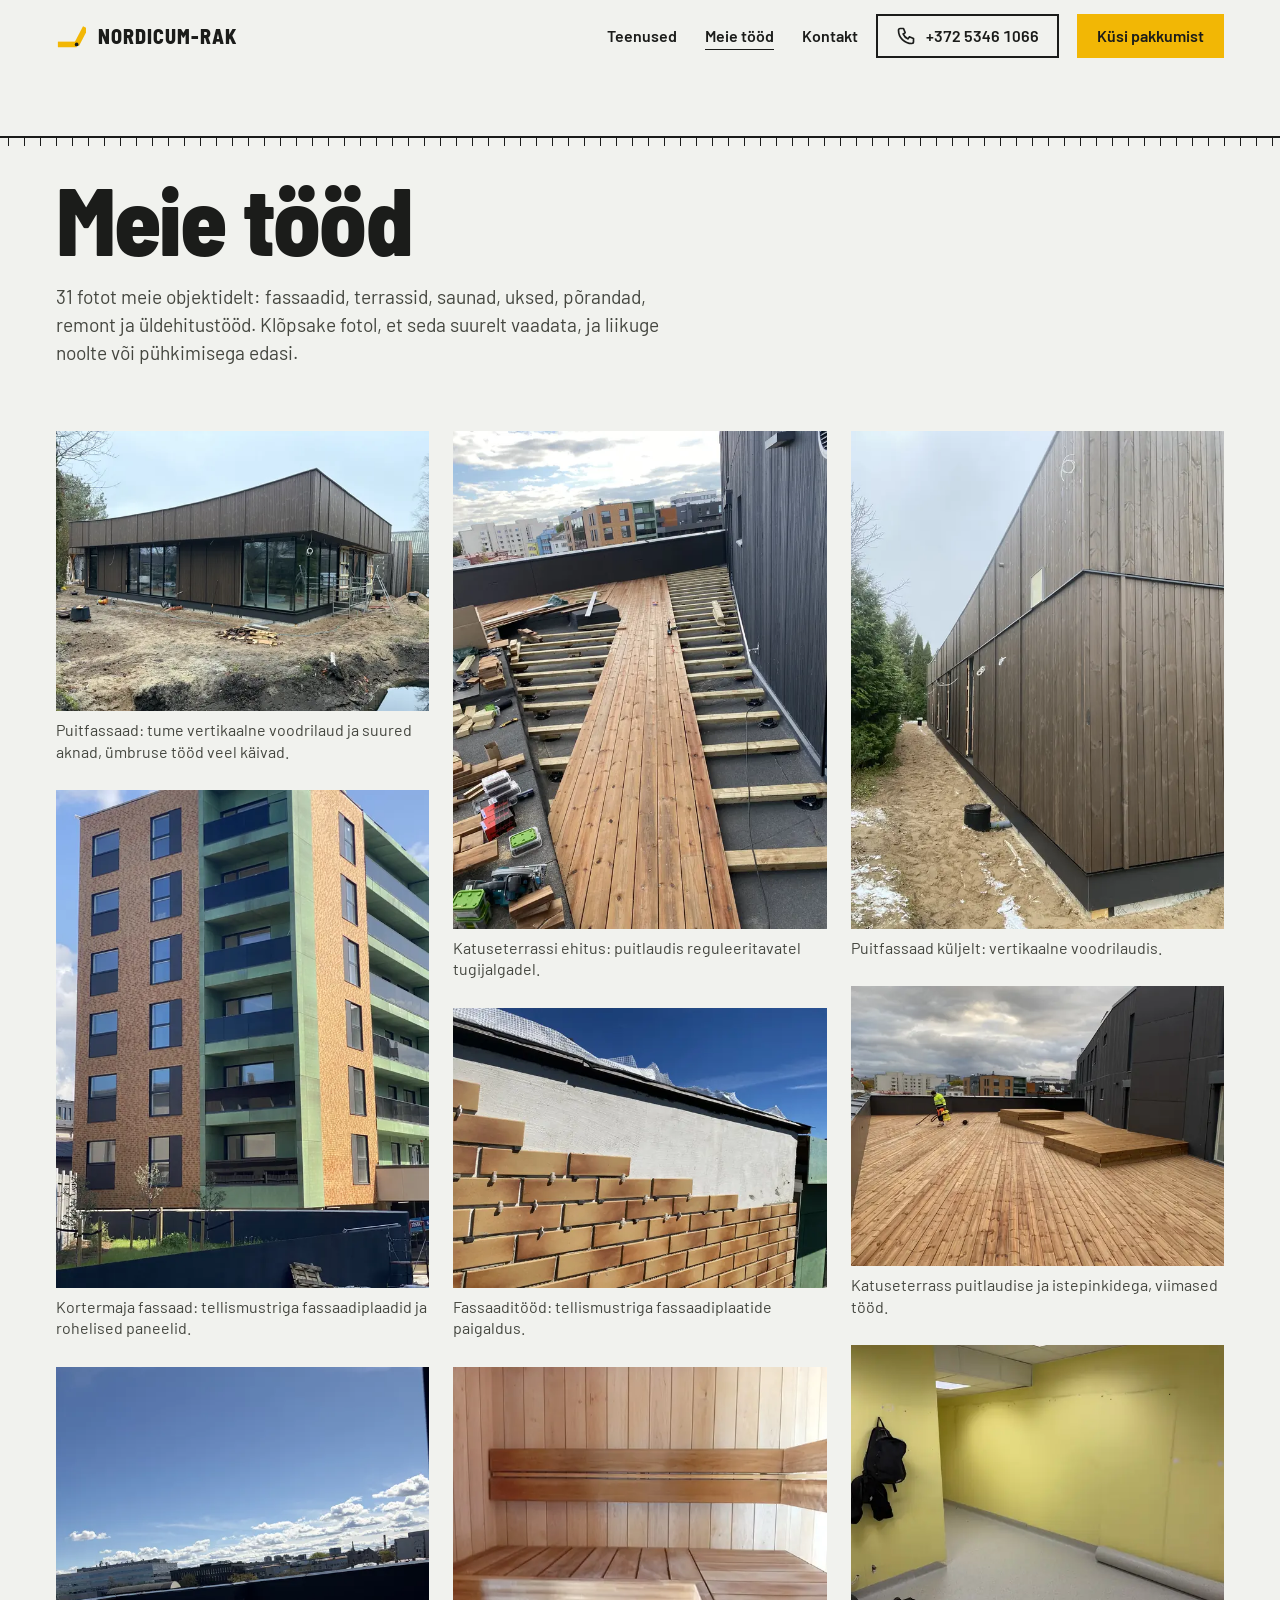
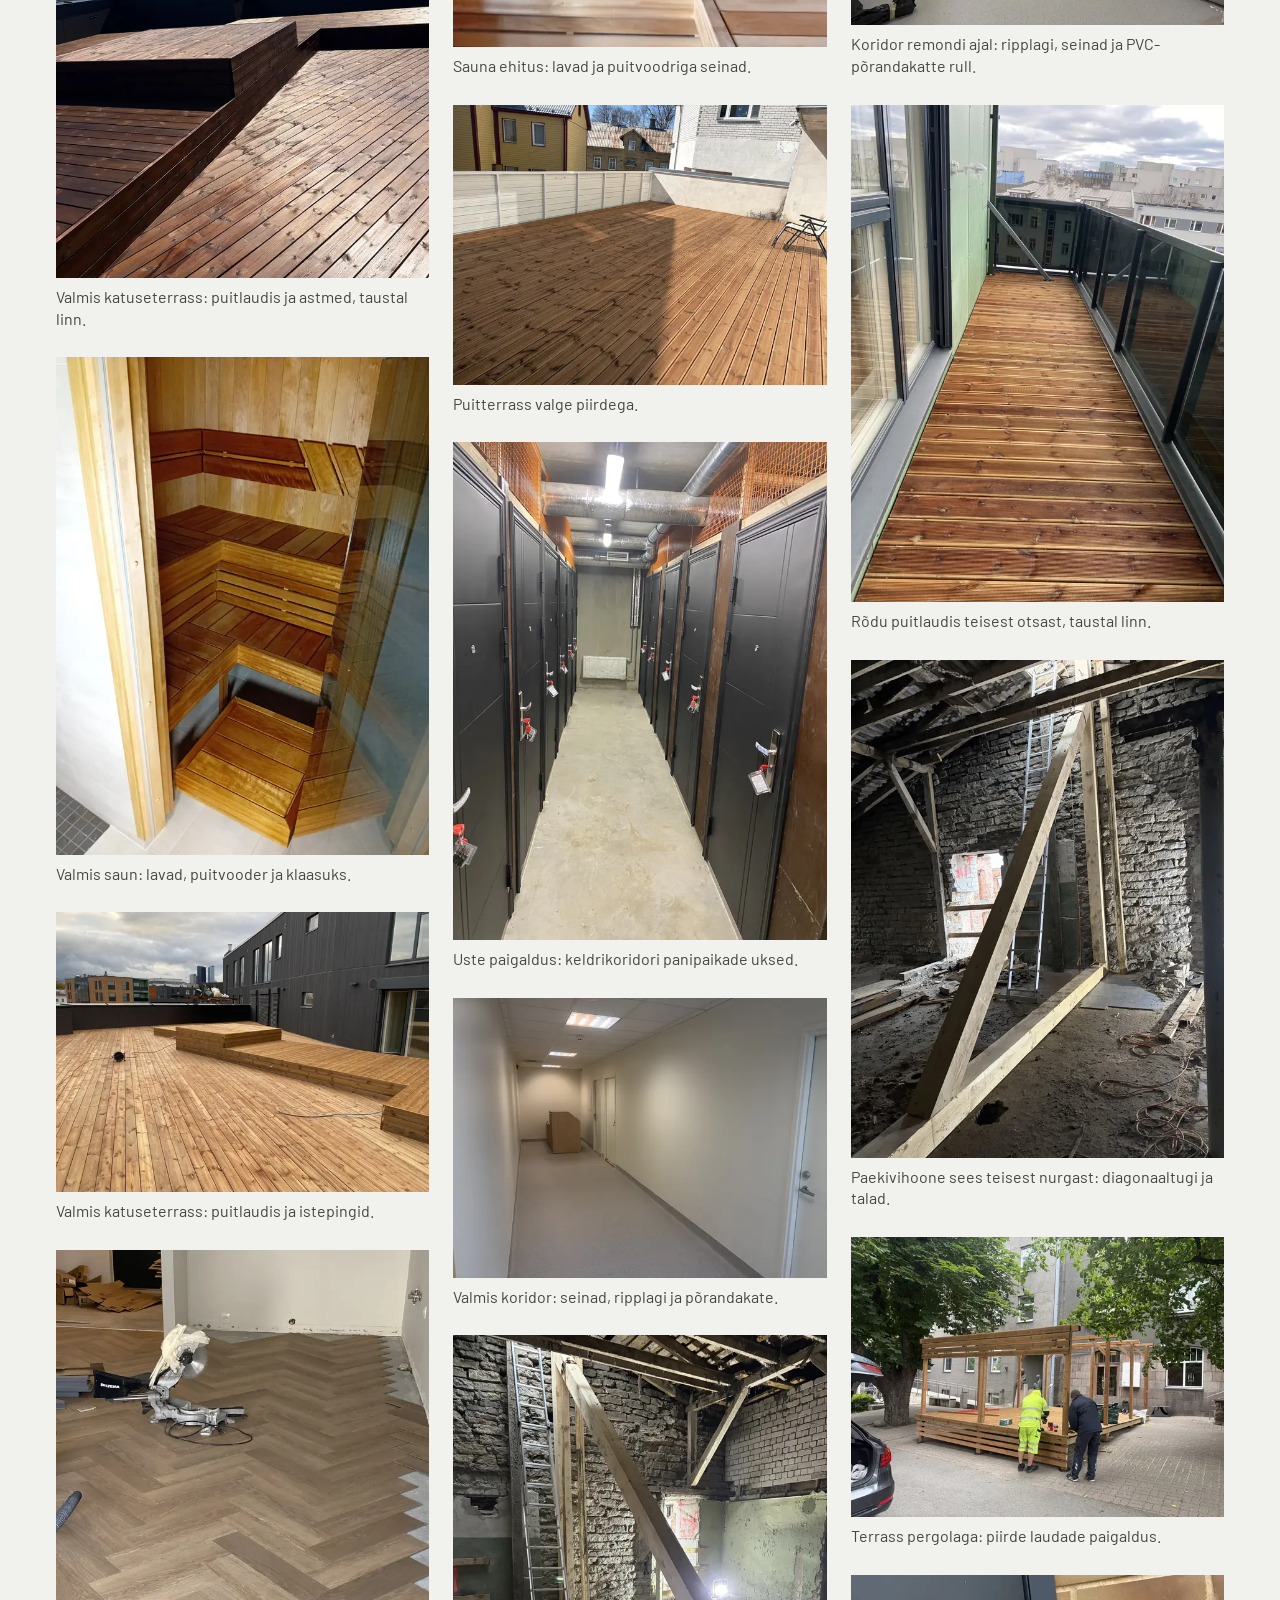
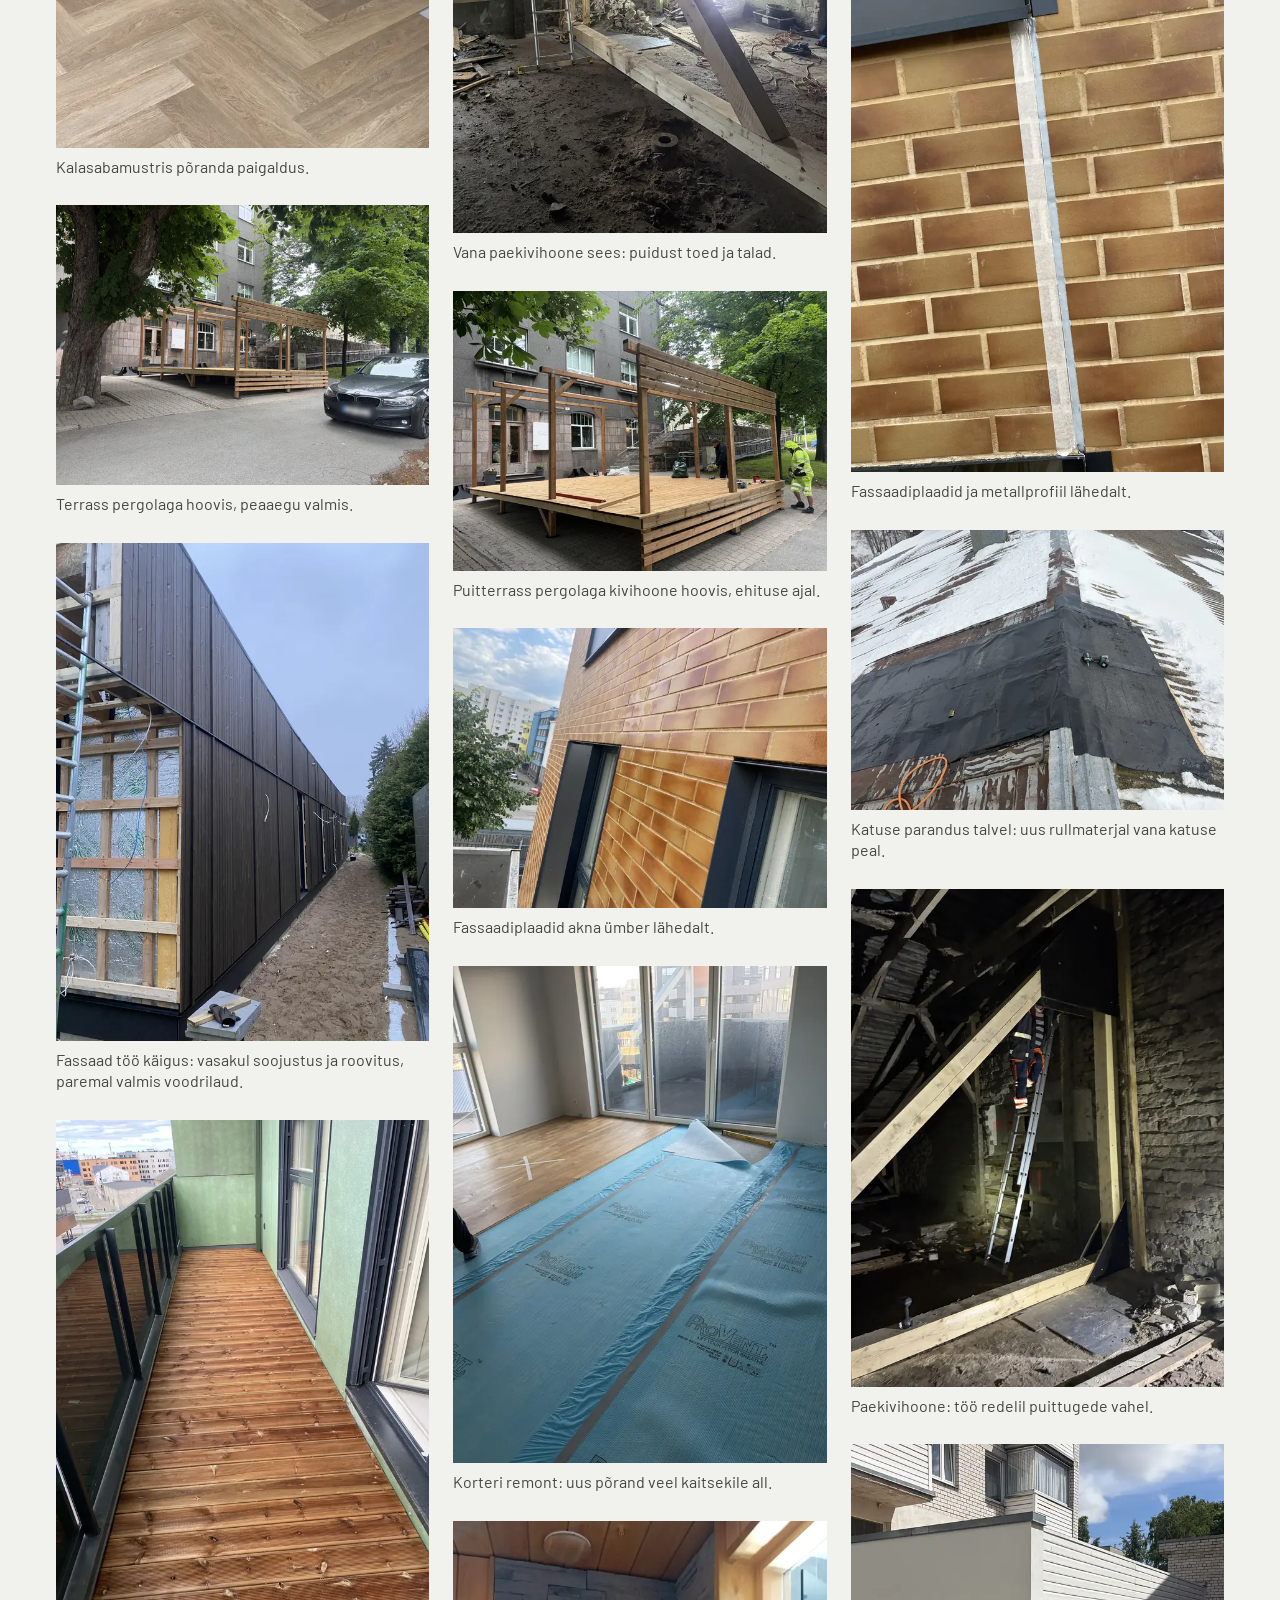
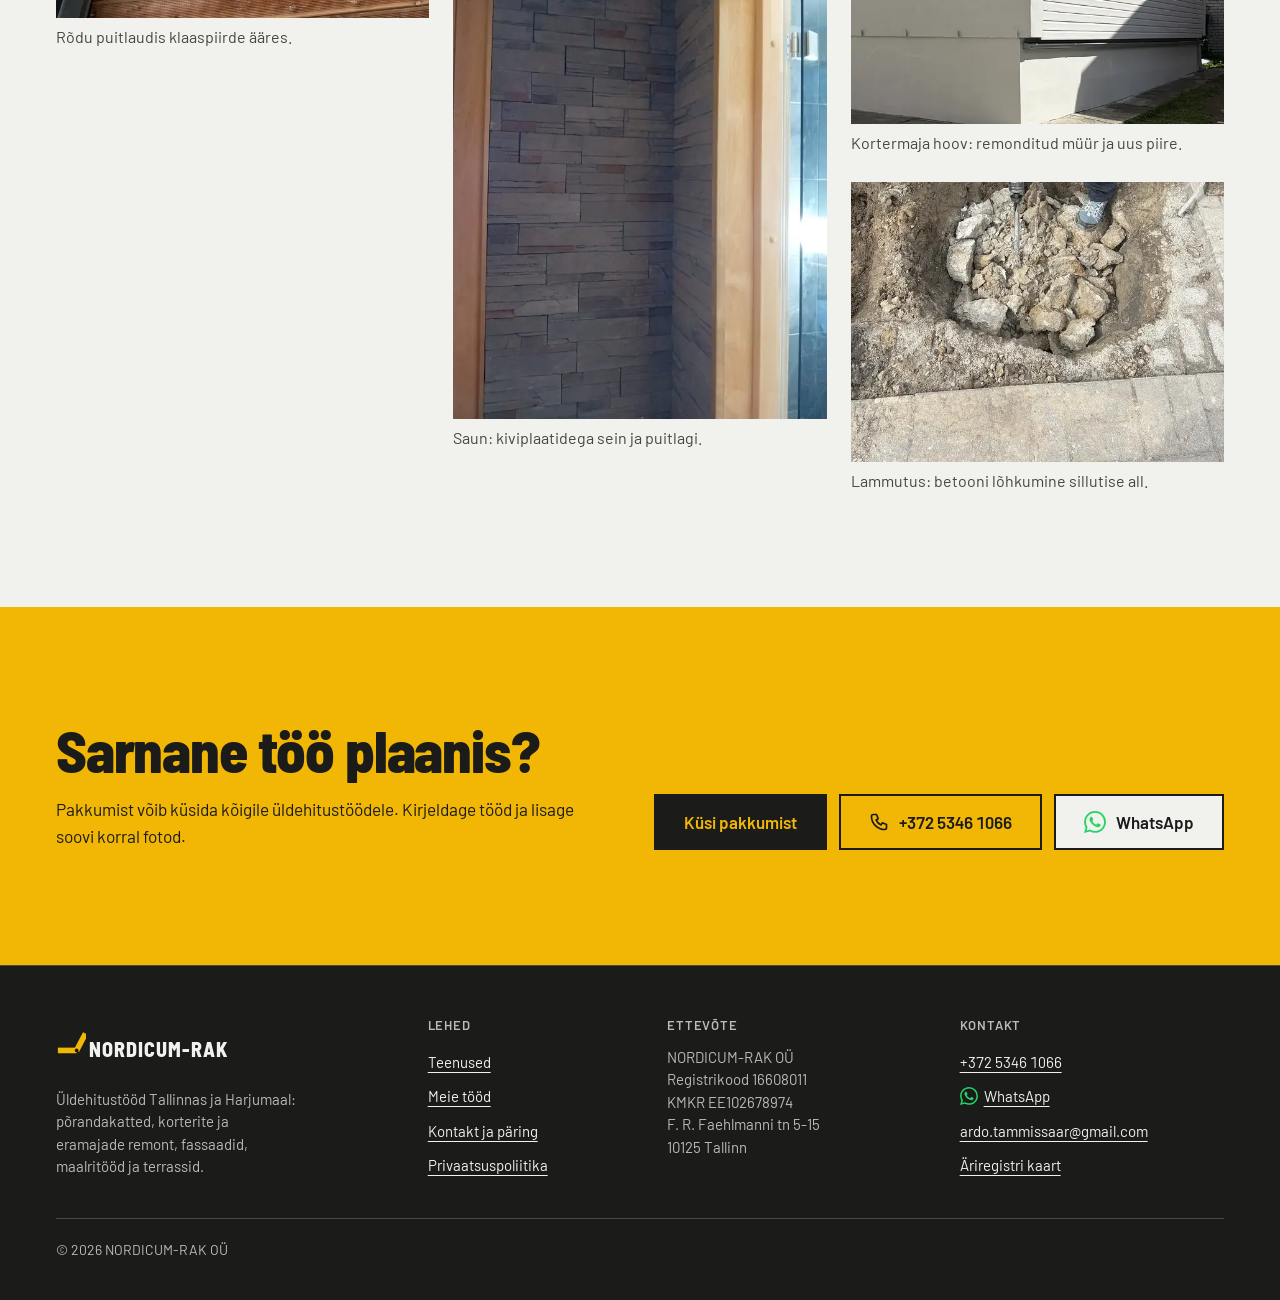
<file: tood/index.html>
<!doctype html>
<html lang="et">
<head>
<meta charset="utf-8">
<meta name="viewport" content="width=device-width, initial-scale=1">
<title>Meie tööd: fassaadid, terrassid, saunad, põrandad ja remont | NORDICUM-RAK OÜ</title>
<meta name="description" content="31 fotot NORDICUM-RAK OÜ objektidelt: fassaadid, katuseterrassid ja rõdud, saunad, uste paigaldus, põrandad, paekivihoone toestamine ja lammutus.">
<link rel="canonical" href="https://nordicumrak.ee/tood/">
<meta property="og:url" content="https://nordicumrak.ee/tood/">
<meta property="og:type" content="website">
<meta property="og:locale" content="et_EE">
<meta property="og:site_name" content="NORDICUM-RAK OÜ">
<meta property="og:title" content="Meie tööd: fassaadid, terrassid, saunad, põrandad ja remont | NORDICUM-RAK OÜ">
<meta property="og:description" content="31 fotot NORDICUM-RAK OÜ objektidelt: fassaadid, katuseterrassid ja rõdud, saunad, uste paigaldus, põrandad, paekivihoone toestamine ja lammutus.">
<meta property="og:image" content="https://nordicumrak.ee/img/og.jpg">
<meta property="og:image:width" content="1200">
<meta property="og:image:height" content="630">
<meta property="og:image:alt" content="NORDICUM-RAK OÜ ehitatud katuseterrass: puitlaudis ja astmed">
<meta name="twitter:card" content="summary_large_image">
<meta name="theme-color" content="#f1f2ee">
<link rel="icon" href="../favicon.ico" sizes="32x32">
<link rel="icon" href="../favicon.svg" type="image/svg+xml">
<link rel="apple-touch-icon" href="../apple-touch-icon.png">
<link rel="preload" href="../fonts/barlow-sc-800.woff2" as="font" type="font/woff2" crossorigin>
<link rel="preload" href="../fonts/barlow-400.woff2" as="font" type="font/woff2" crossorigin>
<link rel="stylesheet" href="../css/site.css">
</head>
<body>
<a class="skip" href="#main">Edasi sisu juurde</a>
<header class="hd">
  <div class="wrap hd-in">
    <a class="brand" href="../" aria-label="NORDICUM-RAK, avaleht">
      <svg class="mark" viewBox="0 0 32 32" aria-hidden="true" focusable="false"><path d="M2 22h20v6H2z" fill="#f2b705"/><path d="m19.2 23.9 9.6-18.4 5.3 2.8-9.6 18.4z" fill="#f2b705"/><circle cx="22" cy="25" r="2" fill="#1b1c1a"/></svg>
      <span class="brand-t">NORDICUM-RAK</span>
    </a>
    <nav class="nav" aria-label="Põhimenüü">
      <a href="../teenused/">Teenused</a>
      <a href="../tood/" aria-current="page">Meie tööd</a>
      <a href="../kontakt/">Kontakt</a>
    </nav>
    <a class="btn btn-o hd-tel" href="tel:+37253461066"><svg viewBox="0 0 24 24" aria-hidden="true" focusable="false"><path d="M5 3h4l2 5-2.5 1.5a11 11 0 0 0 6 6L16 13l5 2v4a2 2 0 0 1-2 2A16 16 0 0 1 3 5a2 2 0 0 1 2-2z" fill="none" stroke="currentColor" stroke-width="2" stroke-linejoin="round"/></svg><span class="num">+372 5346 1066</span></a>
    <a class="btn btn-y hd-cta" href="../kontakt/">Küsi pakkumist</a>
    <a class="hd-ico" href="https://wa.me/37253461066?text=Tere!%20Soovin%20pakkumist%3A%20" target="_blank" rel="noopener" aria-label="Kirjuta WhatsAppis"><svg class="wa-i" viewBox="0 0 24 24" aria-hidden="true" focusable="false"><path fill="#25D366" d="M17.472 14.382c-.297-.149-1.758-.867-2.03-.967-.273-.099-.471-.148-.67.15-.197.297-.767.966-.94 1.164-.173.199-.347.223-.644.075-.297-.15-1.255-.463-2.39-1.475-.883-.788-1.48-1.761-1.653-2.059-.173-.297-.018-.458.13-.606.134-.133.298-.347.446-.52.149-.174.198-.298.298-.497.099-.198.05-.371-.025-.52-.075-.149-.669-1.612-.916-2.207-.242-.579-.487-.5-.669-.51-.173-.008-.371-.01-.57-.01-.198 0-.52.074-.792.372-.272.297-1.04 1.016-1.04 2.479 0 1.462 1.065 2.875 1.213 3.074.149.198 2.096 3.2 5.077 4.487.709.306 1.262.489 1.694.625.712.227 1.36.195 1.871.118.571-.085 1.758-.719 2.006-1.413.248-.694.248-1.289.173-1.413-.074-.124-.272-.198-.57-.347m-5.421 7.403h-.004a9.87 9.87 0 01-5.031-1.378l-.361-.214-3.741.982.998-3.648-.235-.374a9.86 9.86 0 01-1.51-5.26c.001-5.45 4.436-9.884 9.888-9.884 2.64 0 5.122 1.03 6.988 2.898a9.825 9.825 0 012.893 6.994c-.003 5.45-4.437 9.884-9.885 9.884m8.413-18.297A11.815 11.815 0 0012.05 0C5.495 0 .16 5.335.157 11.892c0 2.096.547 4.142 1.588 5.945L.057 24l6.305-1.654a11.882 11.882 0 005.683 1.448h.005c6.554 0 11.89-5.335 11.893-11.893a11.821 11.821 0 00-3.48-8.413Z"/></svg></a>
    <a class="hd-ico" href="tel:+37253461066" aria-label="Helista +372 5346 1066"><svg viewBox="0 0 24 24" aria-hidden="true" focusable="false"><path d="M5 3h4l2 5-2.5 1.5a11 11 0 0 0 6 6L16 13l5 2v4a2 2 0 0 1-2 2A16 16 0 0 1 3 5a2 2 0 0 1 2-2z" fill="none" stroke="currentColor" stroke-width="2" stroke-linejoin="round"/></svg></a>
    <button class="burger" type="button" aria-expanded="false" aria-controls="menu" aria-label="Menüü"><span></span><span></span></button>
  </div>
  <div id="menu" class="menu" hidden tabindex="-1">
    <nav aria-label="Menüü">
      <a class="m-link" href="../">Avaleht</a>
      <a class="m-link" href="../teenused/">Teenused</a>
      <a class="m-link" href="../tood/" aria-current="page">Meie tööd</a>
      <a class="m-link" href="../kontakt/">Kontakt</a>
    </nav>
    <div class="m-foot">
      <a class="btn btn-ink" href="../kontakt/">Küsi pakkumist</a>
      <a class="btn btn-o btn-wa" href="https://wa.me/37253461066?text=Tere!%20Soovin%20pakkumist%3A%20" target="_blank" rel="noopener"><svg class="wa-i" viewBox="0 0 24 24" aria-hidden="true" focusable="false"><path fill="#25D366" d="M17.472 14.382c-.297-.149-1.758-.867-2.03-.967-.273-.099-.471-.148-.67.15-.197.297-.767.966-.94 1.164-.173.199-.347.223-.644.075-.297-.15-1.255-.463-2.39-1.475-.883-.788-1.48-1.761-1.653-2.059-.173-.297-.018-.458.13-.606.134-.133.298-.347.446-.52.149-.174.198-.298.298-.497.099-.198.05-.371-.025-.52-.075-.149-.669-1.612-.916-2.207-.242-.579-.487-.5-.669-.51-.173-.008-.371-.01-.57-.01-.198 0-.52.074-.792.372-.272.297-1.04 1.016-1.04 2.479 0 1.462 1.065 2.875 1.213 3.074.149.198 2.096 3.2 5.077 4.487.709.306 1.262.489 1.694.625.712.227 1.36.195 1.871.118.571-.085 1.758-.719 2.006-1.413.248-.694.248-1.289.173-1.413-.074-.124-.272-.198-.57-.347m-5.421 7.403h-.004a9.87 9.87 0 01-5.031-1.378l-.361-.214-3.741.982.998-3.648-.235-.374a9.86 9.86 0 01-1.51-5.26c.001-5.45 4.436-9.884 9.888-9.884 2.64 0 5.122 1.03 6.988 2.898a9.825 9.825 0 012.893 6.994c-.003 5.45-4.437 9.884-9.885 9.884m8.413-18.297A11.815 11.815 0 0012.05 0C5.495 0 .16 5.335.157 11.892c0 2.096.547 4.142 1.588 5.945L.057 24l6.305-1.654a11.882 11.882 0 005.683 1.448h.005c6.554 0 11.89-5.335 11.893-11.893a11.821 11.821 0 00-3.48-8.413Z"/></svg><span>WhatsApp</span></a>
      <a class="m-tel num" href="tel:+37253461066">+372 5346 1066</a>
      <a class="m-mail" href="mailto:ardo.tammissaar@gmail.com">ardo.tammissaar@gmail.com</a>
    </div>
  </div>
</header>

<main id="main">
  <section class="ph" aria-labelledby="h1">
    <div class="wrap ph-in">
      <div class="edge" aria-hidden="true"></div>
      <h1 id="h1">Meie tööd</h1>
      <p class="lead">31 fotot meie objektidelt: fassaadid, terrassid, saunad, uksed, põrandad, remont ja üldehitustööd. Klõpsake fotol, et seda suurelt vaadata, ja liikuge noolte või pühkimisega edasi.</p>
    </div>
  </section>

  <section class="sec sec-t" aria-label="Fotod">
    <div class="wrap">
      <ul class="gal-all">
      <li><figure><button class="lb-t" type="button" data-full="../img/tood/fassaad-hoone-1600.webp" data-w="1600" data-h="1200" aria-haspopup="dialog"><img src="../img/tood/fassaad-hoone-600.webp" srcset="../img/tood/fassaad-hoone-600.webp 600w, ../img/tood/fassaad-hoone-1000.webp 1000w" sizes="(min-width: 1240px) 400px, (min-width: 700px) 31vw, 50vw" width="600" height="450" alt="Puitfassaad: tume vertikaalne voodrilaud ja suured aknad, ümbruse tööd veel käivad." decoding="async"></button><figcaption class="fc">Puitfassaad: tume vertikaalne voodrilaud ja suured aknad, ümbruse tööd veel käivad.</figcaption></figure></li>
      <li><figure><button class="lb-t" type="button" data-full="../img/tood/kortermaja-fassaad-1600.webp" data-w="1200" data-h="1600" aria-haspopup="dialog"><img src="../img/tood/kortermaja-fassaad-600.webp" srcset="../img/tood/kortermaja-fassaad-600.webp 600w, ../img/tood/kortermaja-fassaad-1000.webp 1000w" sizes="(min-width: 1240px) 400px, (min-width: 700px) 31vw, 50vw" width="600" height="800" alt="Kortermaja fassaad: tellismustriga fassaadiplaadid ja rohelised paneelid." decoding="async"></button><figcaption class="fc">Kortermaja fassaad: tellismustriga fassaadiplaadid ja rohelised paneelid.</figcaption></figure></li>
      <li><figure><button class="lb-t" type="button" data-full="../img/tood/katuseterrass-1600.webp" data-w="1170" data-h="1600" aria-haspopup="dialog"><img src="../img/tood/katuseterrass-600.webp" srcset="../img/tood/katuseterrass-600.webp 600w, ../img/tood/katuseterrass-1000.webp 1000w" sizes="(min-width: 1240px) 400px, (min-width: 700px) 31vw, 50vw" width="600" height="821" alt="Valmis katuseterrass: puitlaudis ja astmed, taustal linn." decoding="async"></button><figcaption class="fc">Valmis katuseterrass: puitlaudis ja astmed, taustal linn.</figcaption></figure></li>
      <li><figure><button class="lb-t" type="button" data-full="../img/tood/saun-lavad-2-1600.webp" data-w="1200" data-h="1600" aria-haspopup="dialog"><img src="../img/tood/saun-lavad-2-600.webp" srcset="../img/tood/saun-lavad-2-600.webp 600w, ../img/tood/saun-lavad-2-1000.webp 1000w" sizes="(min-width: 1240px) 400px, (min-width: 700px) 31vw, 50vw" width="600" height="800" alt="Valmis saun: lavad, puitvooder ja klaasuks." decoding="async"></button><figcaption class="fc">Valmis saun: lavad, puitvooder ja klaasuks.</figcaption></figure></li>
      <li><figure><button class="lb-t" type="button" data-full="../img/tood/katuseterrass-pingid-2-1600.webp" data-w="1600" data-h="1200" aria-haspopup="dialog"><img src="../img/tood/katuseterrass-pingid-2-600.webp" srcset="../img/tood/katuseterrass-pingid-2-600.webp 600w, ../img/tood/katuseterrass-pingid-2-1000.webp 1000w" sizes="(min-width: 1240px) 400px, (min-width: 700px) 31vw, 50vw" width="600" height="450" alt="Valmis katuseterrass: puitlaudis ja istepingid." decoding="async"></button><figcaption class="fc">Valmis katuseterrass: puitlaudis ja istepingid.</figcaption></figure></li>
      <li><figure><button class="lb-t" type="button" data-full="../img/tood/porand-kalasaba-1600.webp" data-w="1200" data-h="1600" aria-haspopup="dialog"><img src="../img/tood/porand-kalasaba-600.webp" srcset="../img/tood/porand-kalasaba-600.webp 600w, ../img/tood/porand-kalasaba-1000.webp 1000w" sizes="(min-width: 1240px) 400px, (min-width: 700px) 31vw, 50vw" width="600" height="800" alt="Kalasabamustris põranda paigaldus." decoding="async"></button><figcaption class="fc">Kalasabamustris põranda paigaldus.</figcaption></figure></li>
      <li><figure><button class="lb-t" type="button" data-full="../img/tood/terrass-pergola-1600.webp" data-w="1600" data-h="1200" aria-haspopup="dialog"><img src="../img/tood/terrass-pergola-600.webp" srcset="../img/tood/terrass-pergola-600.webp 600w, ../img/tood/terrass-pergola-1000.webp 1000w" sizes="(min-width: 1240px) 400px, (min-width: 700px) 31vw, 50vw" width="600" height="450" alt="Terrass pergolaga hoovis, peaaegu valmis." loading="lazy" decoding="async"></button><figcaption class="fc">Terrass pergolaga hoovis, peaaegu valmis.</figcaption></figure></li>
      <li><figure><button class="lb-t" type="button" data-full="../img/tood/fassaad-soojustus-1600.webp" data-w="1200" data-h="1600" aria-haspopup="dialog"><img src="../img/tood/fassaad-soojustus-600.webp" srcset="../img/tood/fassaad-soojustus-600.webp 600w, ../img/tood/fassaad-soojustus-1000.webp 1000w" sizes="(min-width: 1240px) 400px, (min-width: 700px) 31vw, 50vw" width="600" height="800" alt="Fassaad töö käigus: vasakul soojustus ja roovitus, paremal valmis voodrilaud." loading="lazy" decoding="async"></button><figcaption class="fc">Fassaad töö käigus: vasakul soojustus ja roovitus, paremal valmis voodrilaud.</figcaption></figure></li>
      <li><figure><button class="lb-t" type="button" data-full="../img/tood/rodu-puitlaudis-1600.webp" data-w="1200" data-h="1600" aria-haspopup="dialog"><img src="../img/tood/rodu-puitlaudis-600.webp" srcset="../img/tood/rodu-puitlaudis-600.webp 600w, ../img/tood/rodu-puitlaudis-1000.webp 1000w" sizes="(min-width: 1240px) 400px, (min-width: 700px) 31vw, 50vw" width="600" height="800" alt="Rõdu puitlaudis klaaspiirde ääres." loading="lazy" decoding="async"></button><figcaption class="fc">Rõdu puitlaudis klaaspiirde ääres.</figcaption></figure></li>
      <li><figure><button class="lb-t" type="button" data-full="../img/tood/katuseterrass-ehitus-1600.webp" data-w="1200" data-h="1600" aria-haspopup="dialog"><img src="../img/tood/katuseterrass-ehitus-600.webp" srcset="../img/tood/katuseterrass-ehitus-600.webp 600w, ../img/tood/katuseterrass-ehitus-1000.webp 1000w" sizes="(min-width: 1240px) 400px, (min-width: 700px) 31vw, 50vw" width="600" height="800" alt="Katuseterrassi ehitus: puitlaudis reguleeritavatel tugijalgadel." loading="lazy" decoding="async"></button><figcaption class="fc">Katuseterrassi ehitus: puitlaudis reguleeritavatel tugijalgadel.</figcaption></figure></li>
      <li><figure><button class="lb-t" type="button" data-full="../img/tood/fassaad-plaadid-paigaldus-1600.webp" data-w="1600" data-h="1200" aria-haspopup="dialog"><img src="../img/tood/fassaad-plaadid-paigaldus-600.webp" srcset="../img/tood/fassaad-plaadid-paigaldus-600.webp 600w, ../img/tood/fassaad-plaadid-paigaldus-1000.webp 1000w" sizes="(min-width: 1240px) 400px, (min-width: 700px) 31vw, 50vw" width="600" height="450" alt="Fassaaditööd: tellismustriga fassaadiplaatide paigaldus." loading="lazy" decoding="async"></button><figcaption class="fc">Fassaaditööd: tellismustriga fassaadiplaatide paigaldus.</figcaption></figure></li>
      <li><figure><button class="lb-t" type="button" data-full="../img/tood/saun-lavad-1600.webp" data-w="1600" data-h="1200" aria-haspopup="dialog"><img src="../img/tood/saun-lavad-600.webp" srcset="../img/tood/saun-lavad-600.webp 600w, ../img/tood/saun-lavad-1000.webp 1000w" sizes="(min-width: 1240px) 400px, (min-width: 700px) 31vw, 50vw" width="600" height="450" alt="Sauna ehitus: lavad ja puitvoodriga seinad." loading="lazy" decoding="async"></button><figcaption class="fc">Sauna ehitus: lavad ja puitvoodriga seinad.</figcaption></figure></li>
      <li><figure><button class="lb-t" type="button" data-full="../img/tood/terrass-piire-1600.webp" data-w="1600" data-h="1200" aria-haspopup="dialog"><img src="../img/tood/terrass-piire-600.webp" srcset="../img/tood/terrass-piire-600.webp 600w, ../img/tood/terrass-piire-1000.webp 1000w" sizes="(min-width: 1240px) 400px, (min-width: 700px) 31vw, 50vw" width="600" height="450" alt="Puitterrass valge piirdega." loading="lazy" decoding="async"></button><figcaption class="fc">Puitterrass valge piirdega.</figcaption></figure></li>
      <li><figure><button class="lb-t" type="button" data-full="../img/tood/panipaikade-uksed-1600.webp" data-w="1200" data-h="1600" aria-haspopup="dialog"><img src="../img/tood/panipaikade-uksed-600.webp" srcset="../img/tood/panipaikade-uksed-600.webp 600w, ../img/tood/panipaikade-uksed-1000.webp 1000w" sizes="(min-width: 1240px) 400px, (min-width: 700px) 31vw, 50vw" width="600" height="800" alt="Uste paigaldus: keldrikoridori panipaikade uksed." loading="lazy" decoding="async"></button><figcaption class="fc">Uste paigaldus: keldrikoridori panipaikade uksed.</figcaption></figure></li>
      <li><figure><button class="lb-t" type="button" data-full="../img/tood/koridor-valmis-1600.webp" data-w="1600" data-h="1200" aria-haspopup="dialog"><img src="../img/tood/koridor-valmis-600.webp" srcset="../img/tood/koridor-valmis-600.webp 600w, ../img/tood/koridor-valmis-1000.webp 1000w" sizes="(min-width: 1240px) 400px, (min-width: 700px) 31vw, 50vw" width="600" height="450" alt="Valmis koridor: seinad, ripplagi ja põrandakate." loading="lazy" decoding="async"></button><figcaption class="fc">Valmis koridor: seinad, ripplagi ja põrandakate.</figcaption></figure></li>
      <li><figure><button class="lb-t" type="button" data-full="../img/tood/paekivi-toed-1600.webp" data-w="1200" data-h="1600" aria-haspopup="dialog"><img src="../img/tood/paekivi-toed-600.webp" srcset="../img/tood/paekivi-toed-600.webp 600w, ../img/tood/paekivi-toed-1000.webp 1000w" sizes="(min-width: 1240px) 400px, (min-width: 700px) 31vw, 50vw" width="600" height="800" alt="Vana paekivihoone sees: puidust toed ja talad." loading="lazy" decoding="async"></button><figcaption class="fc">Vana paekivihoone sees: puidust toed ja talad.</figcaption></figure></li>
      <li><figure><button class="lb-t" type="button" data-full="../img/tood/terrass-pergola-ehitus-1600.webp" data-w="1600" data-h="1200" aria-haspopup="dialog"><img src="../img/tood/terrass-pergola-ehitus-600.webp" srcset="../img/tood/terrass-pergola-ehitus-600.webp 600w, ../img/tood/terrass-pergola-ehitus-1000.webp 1000w" sizes="(min-width: 1240px) 400px, (min-width: 700px) 31vw, 50vw" width="600" height="450" alt="Puitterrass pergolaga kivihoone hoovis, ehituse ajal." loading="lazy" decoding="async"></button><figcaption class="fc">Puitterrass pergolaga kivihoone hoovis, ehituse ajal.</figcaption></figure></li>
      <li><figure><button class="lb-t" type="button" data-full="../img/tood/fassaad-aken-1600.webp" data-w="1600" data-h="1200" aria-haspopup="dialog"><img src="../img/tood/fassaad-aken-600.webp" srcset="../img/tood/fassaad-aken-600.webp 600w, ../img/tood/fassaad-aken-1000.webp 1000w" sizes="(min-width: 1240px) 400px, (min-width: 700px) 31vw, 50vw" width="600" height="450" alt="Fassaadiplaadid akna ümber lähedalt." loading="lazy" decoding="async"></button><figcaption class="fc">Fassaadiplaadid akna ümber lähedalt.</figcaption></figure></li>
      <li><figure><button class="lb-t" type="button" data-full="../img/tood/korter-porand-1600.webp" data-w="1200" data-h="1600" aria-haspopup="dialog"><img src="../img/tood/korter-porand-600.webp" srcset="../img/tood/korter-porand-600.webp 600w, ../img/tood/korter-porand-1000.webp 1000w" sizes="(min-width: 1240px) 400px, (min-width: 700px) 31vw, 50vw" width="600" height="800" alt="Korteri remont: uus põrand veel kaitsekile all." loading="lazy" decoding="async"></button><figcaption class="fc">Korteri remont: uus põrand veel kaitsekile all.</figcaption></figure></li>
      <li><figure><button class="lb-t" type="button" data-full="../img/tood/saun-kivisein-1600.webp" data-w="1200" data-h="1600" aria-haspopup="dialog"><img src="../img/tood/saun-kivisein-600.webp" srcset="../img/tood/saun-kivisein-600.webp 600w, ../img/tood/saun-kivisein-1000.webp 1000w" sizes="(min-width: 1240px) 400px, (min-width: 700px) 31vw, 50vw" width="600" height="800" alt="Saun: kiviplaatidega sein ja puitlagi." loading="lazy" decoding="async"></button><figcaption class="fc">Saun: kiviplaatidega sein ja puitlagi.</figcaption></figure></li>
      <li><figure><button class="lb-t" type="button" data-full="../img/tood/fassaad-kulg-1600.webp" data-w="1200" data-h="1600" aria-haspopup="dialog"><img src="../img/tood/fassaad-kulg-600.webp" srcset="../img/tood/fassaad-kulg-600.webp 600w, ../img/tood/fassaad-kulg-1000.webp 1000w" sizes="(min-width: 1240px) 400px, (min-width: 700px) 31vw, 50vw" width="600" height="800" alt="Puitfassaad küljelt: vertikaalne voodrilaudis." loading="lazy" decoding="async"></button><figcaption class="fc">Puitfassaad küljelt: vertikaalne voodrilaudis.</figcaption></figure></li>
      <li><figure><button class="lb-t" type="button" data-full="../img/tood/katuseterrass-pingid-1600.webp" data-w="1600" data-h="1200" aria-haspopup="dialog"><img src="../img/tood/katuseterrass-pingid-600.webp" srcset="../img/tood/katuseterrass-pingid-600.webp 600w, ../img/tood/katuseterrass-pingid-1000.webp 1000w" sizes="(min-width: 1240px) 400px, (min-width: 700px) 31vw, 50vw" width="600" height="450" alt="Katuseterrass puitlaudise ja istepinkidega, viimased tööd." loading="lazy" decoding="async"></button><figcaption class="fc">Katuseterrass puitlaudise ja istepinkidega, viimased tööd.</figcaption></figure></li>
      <li><figure><button class="lb-t" type="button" data-full="../img/tood/koridor-pvc-1600.webp" data-w="1600" data-h="1200" aria-haspopup="dialog"><img src="../img/tood/koridor-pvc-600.webp" srcset="../img/tood/koridor-pvc-600.webp 600w, ../img/tood/koridor-pvc-1000.webp 1000w" sizes="(min-width: 1240px) 400px, (min-width: 700px) 31vw, 50vw" width="600" height="450" alt="Koridor remondi ajal: ripplagi, seinad ja PVC-põrandakatte rull." loading="lazy" decoding="async"></button><figcaption class="fc">Koridor remondi ajal: ripplagi, seinad ja PVC-põrandakatte rull.</figcaption></figure></li>
      <li><figure><button class="lb-t" type="button" data-full="../img/tood/rodu-puitlaudis-2-1600.webp" data-w="1200" data-h="1600" aria-haspopup="dialog"><img src="../img/tood/rodu-puitlaudis-2-600.webp" srcset="../img/tood/rodu-puitlaudis-2-600.webp 600w, ../img/tood/rodu-puitlaudis-2-1000.webp 1000w" sizes="(min-width: 1240px) 400px, (min-width: 700px) 31vw, 50vw" width="600" height="800" alt="Rõdu puitlaudis teisest otsast, taustal linn." loading="lazy" decoding="async"></button><figcaption class="fc">Rõdu puitlaudis teisest otsast, taustal linn.</figcaption></figure></li>
      <li><figure><button class="lb-t" type="button" data-full="../img/tood/paekivi-toed-2-1600.webp" data-w="1200" data-h="1600" aria-haspopup="dialog"><img src="../img/tood/paekivi-toed-2-600.webp" srcset="../img/tood/paekivi-toed-2-600.webp 600w, ../img/tood/paekivi-toed-2-1000.webp 1000w" sizes="(min-width: 1240px) 400px, (min-width: 700px) 31vw, 50vw" width="600" height="800" alt="Paekivihoone sees teisest nurgast: diagonaaltugi ja talad." loading="lazy" decoding="async"></button><figcaption class="fc">Paekivihoone sees teisest nurgast: diagonaaltugi ja talad.</figcaption></figure></li>
      <li><figure><button class="lb-t" type="button" data-full="../img/tood/terrass-pergola-piire-1600.webp" data-w="1600" data-h="1200" aria-haspopup="dialog"><img src="../img/tood/terrass-pergola-piire-600.webp" srcset="../img/tood/terrass-pergola-piire-600.webp 600w, ../img/tood/terrass-pergola-piire-1000.webp 1000w" sizes="(min-width: 1240px) 400px, (min-width: 700px) 31vw, 50vw" width="600" height="450" alt="Terrass pergolaga: piirde laudade paigaldus." loading="lazy" decoding="async"></button><figcaption class="fc">Terrass pergolaga: piirde laudade paigaldus.</figcaption></figure></li>
      <li><figure><button class="lb-t" type="button" data-full="../img/tood/fassaad-profiil-1600.webp" data-w="1200" data-h="1600" aria-haspopup="dialog"><img src="../img/tood/fassaad-profiil-600.webp" srcset="../img/tood/fassaad-profiil-600.webp 600w, ../img/tood/fassaad-profiil-1000.webp 1000w" sizes="(min-width: 1240px) 400px, (min-width: 700px) 31vw, 50vw" width="600" height="800" alt="Fassaadiplaadid ja metallprofiil lähedalt." loading="lazy" decoding="async"></button><figcaption class="fc">Fassaadiplaadid ja metallprofiil lähedalt.</figcaption></figure></li>
      <li><figure><button class="lb-t" type="button" data-full="../img/tood/katus-talv-1600.webp" data-w="1600" data-h="1200" aria-haspopup="dialog"><img src="../img/tood/katus-talv-600.webp" srcset="../img/tood/katus-talv-600.webp 600w, ../img/tood/katus-talv-1000.webp 1000w" sizes="(min-width: 1240px) 400px, (min-width: 700px) 31vw, 50vw" width="600" height="450" alt="Katuse parandus talvel: uus rullmaterjal vana katuse peal." loading="lazy" decoding="async"></button><figcaption class="fc">Katuse parandus talvel: uus rullmaterjal vana katuse peal.</figcaption></figure></li>
      <li><figure><button class="lb-t" type="button" data-full="../img/tood/paekivi-redel-1600.webp" data-w="1200" data-h="1600" aria-haspopup="dialog"><img src="../img/tood/paekivi-redel-600.webp" srcset="../img/tood/paekivi-redel-600.webp 600w, ../img/tood/paekivi-redel-1000.webp 1000w" sizes="(min-width: 1240px) 400px, (min-width: 700px) 31vw, 50vw" width="600" height="800" alt="Paekivihoone: töö redelil puittugede vahel." loading="lazy" decoding="async"></button><figcaption class="fc">Paekivihoone: töö redelil puittugede vahel.</figcaption></figure></li>
      <li><figure><button class="lb-t" type="button" data-full="../img/tood/hoov-muur-1600.webp" data-w="1100" data-h="825" aria-haspopup="dialog"><img src="../img/tood/hoov-muur-600.webp" srcset="../img/tood/hoov-muur-600.webp 600w, ../img/tood/hoov-muur-1000.webp 1000w" sizes="(min-width: 1240px) 400px, (min-width: 700px) 31vw, 50vw" width="600" height="450" alt="Kortermaja hoov: remonditud müür ja uus piire." loading="lazy" decoding="async"></button><figcaption class="fc">Kortermaja hoov: remonditud müür ja uus piire.</figcaption></figure></li>
      <li><figure><button class="lb-t" type="button" data-full="../img/tood/lammutus-1600.webp" data-w="1000" data-h="750" aria-haspopup="dialog"><img src="../img/tood/lammutus-600.webp" srcset="../img/tood/lammutus-600.webp 600w, ../img/tood/lammutus-1000.webp 1000w" sizes="(min-width: 1240px) 400px, (min-width: 700px) 31vw, 50vw" width="600" height="450" alt="Lammutus: betooni lõhkumine sillutise all." loading="lazy" decoding="async"></button><figcaption class="fc">Lammutus: betooni lõhkumine sillutise all.</figcaption></figure></li>
      </ul>
    </div>
  </section>

  <section class="sec yellow band" aria-labelledby="h-band">
    <div class="wrap">
      <div>
        <h2 id="h-band">Sarnane töö plaanis?</h2>
        <p class="sec-p">Pakkumist võib küsida kõigile üldehitustöödele. Kirjeldage tööd ja lisage soovi korral fotod.</p>
      </div>
      <div class="btn-row">
        <a class="btn btn-ink" href="../kontakt/">Küsi pakkumist</a>
        <a class="btn btn-o" href="tel:+37253461066"><svg viewBox="0 0 24 24" aria-hidden="true" focusable="false"><path d="M5 3h4l2 5-2.5 1.5a11 11 0 0 0 6 6L16 13l5 2v4a2 2 0 0 1-2 2A16 16 0 0 1 3 5a2 2 0 0 1 2-2z" fill="none" stroke="currentColor" stroke-width="2" stroke-linejoin="round"/></svg><span class="num">+372 5346 1066</span></a>
        <a class="btn btn-o btn-wa" href="https://wa.me/37253461066?text=Tere!%20Soovin%20pakkumist%3A%20" target="_blank" rel="noopener"><svg class="wa-i" viewBox="0 0 24 24" aria-hidden="true" focusable="false"><path fill="#25D366" d="M17.472 14.382c-.297-.149-1.758-.867-2.03-.967-.273-.099-.471-.148-.67.15-.197.297-.767.966-.94 1.164-.173.199-.347.223-.644.075-.297-.15-1.255-.463-2.39-1.475-.883-.788-1.48-1.761-1.653-2.059-.173-.297-.018-.458.13-.606.134-.133.298-.347.446-.52.149-.174.198-.298.298-.497.099-.198.05-.371-.025-.52-.075-.149-.669-1.612-.916-2.207-.242-.579-.487-.5-.669-.51-.173-.008-.371-.01-.57-.01-.198 0-.52.074-.792.372-.272.297-1.04 1.016-1.04 2.479 0 1.462 1.065 2.875 1.213 3.074.149.198 2.096 3.2 5.077 4.487.709.306 1.262.489 1.694.625.712.227 1.36.195 1.871.118.571-.085 1.758-.719 2.006-1.413.248-.694.248-1.289.173-1.413-.074-.124-.272-.198-.57-.347m-5.421 7.403h-.004a9.87 9.87 0 01-5.031-1.378l-.361-.214-3.741.982.998-3.648-.235-.374a9.86 9.86 0 01-1.51-5.26c.001-5.45 4.436-9.884 9.888-9.884 2.64 0 5.122 1.03 6.988 2.898a9.825 9.825 0 012.893 6.994c-.003 5.45-4.437 9.884-9.885 9.884m8.413-18.297A11.815 11.815 0 0012.05 0C5.495 0 .16 5.335.157 11.892c0 2.096.547 4.142 1.588 5.945L.057 24l6.305-1.654a11.882 11.882 0 005.683 1.448h.005c6.554 0 11.89-5.335 11.893-11.893a11.821 11.821 0 00-3.48-8.413Z"/></svg><span>WhatsApp</span></a>
      </div>
    </div>
  </section>
</main>

<footer class="ft" id="jalus">
  <div class="wrap ft-in">
    <div>
      <a class="brand" href="../" aria-label="NORDICUM-RAK, avaleht">
        <svg class="mark" viewBox="0 0 32 32" aria-hidden="true" focusable="false"><path d="M2 22h20v6H2z" fill="#f2b705"/><path d="m19.2 23.9 9.6-18.4 5.3 2.8-9.6 18.4z" fill="#f2b705"/><circle cx="22" cy="25" r="2" fill="#1b1c1a"/></svg>
        <span class="brand-t">NORDICUM-RAK</span>
      </a>
      <p class="ft-line">Üldehitustööd Tallinnas ja Harjumaal: põrandakatted, korterite ja eramajade remont, fassaadid, maalritööd ja terrassid.</p>
    </div>
    <div>
      <p class="ft-h">Lehed</p>
      <ul>
        <li><a href="../teenused/">Teenused</a></li>
        <li><a href="../tood/">Meie tööd</a></li>
        <li><a href="../kontakt/">Kontakt ja päring</a></li>
        <li><a href="../privaatsus/">Privaatsuspoliitika</a></li>
      </ul>
    </div>
    <div>
      <p class="ft-h">Ettevõte</p>
      <p>NORDICUM-RAK OÜ<br>Registrikood 16608011<br>KMKR EE102678974<br>F. R. Faehlmanni tn 5-15<br>10125 Tallinn</p>
    </div>
    <div>
      <p class="ft-h">Kontakt</p>
      <ul>
        <li><a class="num" href="tel:+37253461066">+372 5346 1066</a></li>
        <li><a href="https://wa.me/37253461066?text=Tere!%20Soovin%20pakkumist%3A%20" target="_blank" rel="noopener"><svg class="wa-i" viewBox="0 0 24 24" aria-hidden="true" focusable="false"><path fill="#25D366" d="M17.472 14.382c-.297-.149-1.758-.867-2.03-.967-.273-.099-.471-.148-.67.15-.197.297-.767.966-.94 1.164-.173.199-.347.223-.644.075-.297-.15-1.255-.463-2.39-1.475-.883-.788-1.48-1.761-1.653-2.059-.173-.297-.018-.458.13-.606.134-.133.298-.347.446-.52.149-.174.198-.298.298-.497.099-.198.05-.371-.025-.52-.075-.149-.669-1.612-.916-2.207-.242-.579-.487-.5-.669-.51-.173-.008-.371-.01-.57-.01-.198 0-.52.074-.792.372-.272.297-1.04 1.016-1.04 2.479 0 1.462 1.065 2.875 1.213 3.074.149.198 2.096 3.2 5.077 4.487.709.306 1.262.489 1.694.625.712.227 1.36.195 1.871.118.571-.085 1.758-.719 2.006-1.413.248-.694.248-1.289.173-1.413-.074-.124-.272-.198-.57-.347m-5.421 7.403h-.004a9.87 9.87 0 01-5.031-1.378l-.361-.214-3.741.982.998-3.648-.235-.374a9.86 9.86 0 01-1.51-5.26c.001-5.45 4.436-9.884 9.888-9.884 2.64 0 5.122 1.03 6.988 2.898a9.825 9.825 0 012.893 6.994c-.003 5.45-4.437 9.884-9.885 9.884m8.413-18.297A11.815 11.815 0 0012.05 0C5.495 0 .16 5.335.157 11.892c0 2.096.547 4.142 1.588 5.945L.057 24l6.305-1.654a11.882 11.882 0 005.683 1.448h.005c6.554 0 11.89-5.335 11.893-11.893a11.821 11.821 0 00-3.48-8.413Z"/></svg>WhatsApp</a></li>
        <li><a href="mailto:ardo.tammissaar@gmail.com">ardo.tammissaar@gmail.com</a></li>
        <li><a href="https://ariregister.rik.ee/est/company/16608011" target="_blank" rel="noopener">Äriregistri kaart</a></li>
      </ul>
    </div>
  </div>
  <div class="wrap ft-low"><p>© 2026 NORDICUM-RAK OÜ</p></div>
</footer>
<script src="../js/site.js" defer></script>
</body>
</html>
</file>
<file: css/site.css>
@font-face{font-family:'Barlow SC';src:url(../fonts/barlow-sc-800.woff2) format('woff2');font-weight:800;font-style:normal;font-display:swap}
@font-face{font-family:'Barlow';src:url(../fonts/barlow-400.woff2) format('woff2');font-weight:400;font-style:normal;font-display:swap}
@font-face{font-family:'Barlow';src:url(../fonts/barlow-600.woff2) format('woff2');font-weight:600;font-style:normal;font-display:swap}
:root{
  --g0:#f1f2ee;--g1:#e3e5df;--white:#fbfbf9;
  --ink:#1b1c1a;--ink-2:#44463f;--ink-3:#5b5e56;
  --y:#f2b705;--y-d:#dea700;
  --line:rgba(27,28,26,.18);--line-y:rgba(27,28,26,.42);--line-l:rgba(241,242,238,.22);--t-l:#b9bcb4;
  --gut:clamp(20px,4.4vw,56px);--hh:64px;--ease:cubic-bezier(.2,.75,.15,1);
  --disp:'Barlow SC','Arial Narrow',Arial,sans-serif;--text:'Barlow',Arial,sans-serif;
}
*,*::before,*::after{box-sizing:border-box}
html{-webkit-text-size-adjust:100%;scrollbar-color:var(--ink) var(--g1)}
@media (prefers-reduced-motion:no-preference){html{scroll-behavior:smooth}}
body{margin:0;background:var(--g0);color:var(--ink);font:400 17px/1.55 var(--text);-webkit-font-smoothing:antialiased;caret-color:var(--ink);overflow-x:clip}
::selection{background:var(--y);color:var(--ink)}
img{display:block;max-width:100%}
a{color:inherit}
h1,h2,h3{margin:0;font-family:var(--disp);font-weight:800;text-wrap:balance}
p,figure,figcaption{margin:0}
p{text-wrap:pretty}
ul,ol{margin:0;padding:0;list-style:none}
:focus-visible{outline:3px solid var(--ink);outline-offset:3px}
.dark :focus-visible,.ft :focus-visible{outline-color:var(--y)}
.wrap{width:min(100% - 2*var(--gut),1240px);margin-inline:auto}
.sec,.hd,.ft,.ph{padding-inline:var(--gut)}
.sec > .wrap,.hd-in,.ft-in,.ph > .wrap{width:min(100%,1240px)}
.skip{position:absolute;left:var(--gut);top:-100px;z-index:50;background:var(--ink);color:var(--y);padding:12px 18px;font-weight:600;text-decoration:none}
.skip:focus{top:12px}
.num{font-variant-numeric:tabular-nums;white-space:nowrap}
.vh{position:absolute;width:1px;height:1px;overflow:hidden;clip-path:inset(50%);white-space:nowrap}

/* buttons */
.btn{display:inline-flex;align-items:center;justify-content:center;gap:10px;min-height:56px;padding:0 28px;border:2px solid transparent;font:600 17px/1 var(--text);color:var(--ink);text-decoration:none;cursor:pointer;background:none;transition:background-color .35s var(--ease),color .35s var(--ease),border-color .35s var(--ease),transform .15s var(--ease);-webkit-tap-highlight-color:transparent}
.btn:active{transform:translateY(1px)}
.btn svg{width:20px;height:20px;flex:none}
.btn .wa-i{width:22px;height:22px}
.btn-y{background:var(--y);border-color:var(--y)}
.btn-y:hover{background:var(--ink);border-color:var(--ink);color:var(--y)}
.btn-o{border-color:var(--ink)}
.btn-o:hover{background:var(--ink);color:var(--g0)}
.btn-ink{background:var(--ink);border-color:var(--ink);color:var(--y)}
.btn-ink:hover{background:transparent;color:var(--ink)}
.dark .btn-y:hover{background:var(--g0);border-color:var(--g0);color:var(--ink)}
.dark .btn-o{border-color:var(--g0);color:var(--g0)}
.dark .btn-o:hover{background:var(--g0);color:var(--ink)}
.t-short{display:none}
.btn-row{display:flex;flex-wrap:wrap;gap:12px}

/* header */
.hd{position:sticky;top:0;z-index:30;background:var(--g0);transition:box-shadow .3s var(--ease)}
.hd.sc{box-shadow:0 1px 0 var(--line)}
.hd-in{display:flex;align-items:center;gap:18px;height:var(--hh)}
.brand{display:inline-flex;align-items:center;gap:12px;text-decoration:none;margin-right:auto;padding:7px 0}
.mark{width:30px;height:30px;flex:none}
.brand-t{font:800 20px/1 var(--disp);letter-spacing:.05em;white-space:nowrap}
@media (max-width:359px){.brand-t{font-size:17px;letter-spacing:.03em}.brand{gap:9px}}
.nav{display:none;gap:28px}
.nav a{text-decoration:none;font-weight:600;font-size:16px;padding:8px 0;text-underline-offset:7px;text-decoration-thickness:2px;text-decoration-color:var(--y)}
.nav a:hover,.nav a[aria-current="page"]{text-decoration:underline}
.hd-tel,.hd-cta{display:none;min-height:44px;padding:0 18px;font-size:16px}
.hd-ico{display:inline-flex;width:44px;height:44px;align-items:center;justify-content:center}
.hd-ico svg{width:24px;height:24px}
.hd-ico .wa-i{width:26px;height:26px}
.burger{width:44px;height:44px;border:0;background:none;padding:0;display:grid;place-items:center;cursor:pointer;margin-right:-8px;color:var(--ink)}
.burger span{display:block;width:26px;height:2px;background:var(--ink);transition:transform .4s var(--ease);grid-area:1/1}
.burger span:first-child{transform:translateY(-5px)}
.burger span:last-child{transform:translateY(5px)}
.burger[aria-expanded="true"] span:first-child{transform:rotate(45deg)}
.burger[aria-expanded="true"] span:last-child{transform:rotate(-45deg)}
.menu{position:fixed;inset:var(--hh) 0 0;z-index:29;background:var(--y);overflow:auto;padding:28px var(--gut) 40px;display:flex;flex-direction:column;outline:none}
.menu[hidden]{display:none}
.menu nav{display:flex;flex-direction:column;gap:4px}
.menu nav a.m-link{font:800 clamp(34px,9vw,44px)/1.15 var(--disp);text-decoration:none;padding:8px 0;border-bottom:1px solid var(--line-y);transition:transform .5s var(--ease),opacity .5s var(--ease)}
.menu nav a.m-link[aria-current="page"]{text-decoration:underline;text-decoration-thickness:3px;text-underline-offset:8px}
.menu .m-foot{margin-top:auto;padding-top:32px;display:grid;gap:14px}
.menu .btn{width:100%}
.menu .m-mail,.menu .m-tel{display:inline-block;padding:11px 0;font-weight:600;text-decoration-thickness:2px;text-underline-offset:5px;word-break:break-all;justify-self:start}
.menu .btn-wa{background:var(--g0);border-color:var(--ink)}
body.mo{overflow:hidden}
@media (prefers-reduced-motion:no-preference){
  .menu:not([hidden]) .m-link{animation:mIn .55s var(--ease) both}
  .menu:not([hidden]) .m-link:nth-child(2){animation-delay:.05s}.menu:not([hidden]) .m-link:nth-child(3){animation-delay:.1s}.menu:not([hidden]) .m-link:nth-child(4){animation-delay:.15s}
  @keyframes mIn{from{opacity:0;transform:translateY(14px)}to{opacity:1;transform:none}}
}
@media (min-width:960px){
  :root{--hh:72px}
  .nav{display:flex}.hd-tel{display:inline-flex}.burger,.hd-ico{display:none}.menu{display:none}
}
@media (min-width:1120px){.hd-cta{display:inline-flex}}

/* hero */
.hero{position:relative;overflow-x:clip}
.hero-ph{height:clamp(260px,42vh,420px);overflow:hidden;background:var(--g1)}
.hero-ph img{width:100%;height:100%;object-fit:cover;object-position:50% 50%}
.hero-panel{position:relative;z-index:1;margin-top:-80px;background:var(--g0);padding:28px 0 0}
.edge{position:absolute;top:0;left:calc(-1 * var(--gut));right:calc(-1 * var(--gut));height:12px;border-top:2px solid var(--ink);background:linear-gradient(90deg,var(--ink) 0 1px,transparent 1px) 0 0/16px 8px repeat-x;pointer-events:none}
.hero-cap{display:none}
.hero-panel::before{content:'';position:absolute;top:0;bottom:0;left:calc(-1 * var(--gut));right:calc(-1 * var(--gut));background:var(--g0);z-index:-1}
.hero-panel::after{content:'';position:absolute;top:0;bottom:0;right:100%;width:50vw;background:var(--g0);z-index:-1}
.hero h1{font-size:clamp(40px,12vw,104px);line-height:.92;letter-spacing:-.02em;max-width:13ch}
.lead{font-size:clamp(18px,1.5vw,21px);line-height:1.45;max-width:46ch;margin-top:20px;color:var(--ink-2)}
.cta{display:flex;flex-wrap:wrap;gap:12px;margin-top:28px}
@media (max-width:479px){
  .cta{display:grid;grid-template-columns:1fr 1fr;gap:10px}
  .cta .btn{width:100%;padding:0 12px}
  .cta .btn-y{grid-column:1/-1}
  .cta .t-long{display:none}.cta .t-short{display:inline}
}
@media (min-width:700px){
  .hero-ph{height:clamp(340px,50vh,620px)}
  .hero-panel{margin-top:clamp(-220px,-22vh,-120px);width:min(100%,800px);padding:clamp(34px,4vw,56px) clamp(32px,4vw,64px) 0 0}
  .hero-panel::before{display:none}
  .edge{left:-50vw;right:0}
  .hero .wrap{position:relative;display:flow-root}
  .hero-cap{display:block;position:absolute;right:0;top:16px;max-width:30ch;text-align:right;font-size:15px;line-height:1.4;color:var(--ink-2)}
  .hero-ph img{object-position:50% 68%}
  .hero h1{font-size:clamp(56px,5.8vw,84px)}
  .hero .lead{margin-top:26px}
}
@media (min-width:700px) and (max-height:720px){
  .hero-ph{height:clamp(240px,46vh,620px)}
  .hero-panel{margin-top:clamp(-220px,-28vh,-120px)}
  .hero h1{font-size:clamp(52px,5.4vw,80px)}
}
.hero-strip{display:none}
@media (min-width:1280px){
  .hero-panel{width:720px}
  .hero-strip{display:block;position:absolute;right:0;top:84px;width:calc(100% - 720px - 56px);max-width:440px}
  .hero-strip ul{display:grid;grid-template-columns:repeat(3,minmax(0,1fr));gap:10px}
  .hero-strip .lb-t{aspect-ratio:1}
  .hero-strip a{display:inline-flex;align-items:center;gap:8px;margin-top:12px;font-weight:600;font-size:15px;text-decoration-thickness:2px;text-underline-offset:5px;text-decoration-color:var(--y);padding:6px 0}
  .hero-strip a svg{width:18px;height:18px}
  .hero-cap{max-width:none;width:calc(100% - 720px - 56px);max-width:440px}
}
@media (prefers-reduced-motion:no-preference){
  .hero-panel > :not(.edge){opacity:0;transform:translateY(14px);transition:opacity .9s var(--ease),transform .9s var(--ease)}
  .hero-panel .lead{transition-delay:.12s}.hero-panel .cta{transition-delay:.24s}
  .hero-panel.in > :not(.edge){opacity:1;transform:none}
  .hero-ph img{transform:scale(1.045);transition:transform 1.8s var(--ease)}
  .hero.in .hero-ph img{transform:none}
}
@media (prefers-reduced-motion:reduce){.hero-panel > :not(.edge){opacity:1}}

/* page head (inner pages) */
.ph{position:relative;overflow-x:clip;padding-block:clamp(36px,5vw,72px) 0}
.ph-in{position:relative;padding-top:clamp(26px,3vw,40px)}
.ph .edge{left:-50vw;right:-50vw}
.ph h1{font-size:clamp(42px,7.4vw,100px);line-height:.94;letter-spacing:-.02em;max-width:14ch}
.ph .lead{max-width:56ch}
.ph h1.long{max-width:none}
@media (max-width:479px){.ph h1.long{font-size:min(42px,10.4vw)}}
.ph .cta{margin-top:26px}

/* sections */
.sec{padding-block:clamp(52px,9vw,128px)}
.sec-steps{padding-top:0}
@media (max-width:699px){.m-hide{display:none}}
.sec-gap{height:clamp(52px,7vw,96px)}
.sec-t{padding-top:clamp(40px,5vw,72px)}
section[id],footer[id],[id].svc{scroll-margin-top:calc(var(--hh) + 8px)}
h2{font-size:clamp(36px,4.6vw,66px);line-height:.96;letter-spacing:-.02em;max-width:16ch}
.sec-p{font-size:clamp(17px,1.35vw,19px);max-width:56ch;margin-top:18px;color:var(--ink-2)}
.sec-h{margin-bottom:clamp(32px,4.5vw,56px)}

/* photo tiles + lightbox trigger */
.lb-t{display:block;width:100%;padding:0;border:0;margin:0;background:var(--g1);cursor:zoom-in;overflow:hidden;color:inherit;font:inherit}
.lb-t img{width:100%;height:100%;object-fit:cover;transition:transform .9s var(--ease)}
@media (hover:hover){.lb-t:hover img{transform:scale(1.03)}}
.lb-t:focus-visible{outline:3px solid var(--ink);outline-offset:3px}
figcaption.fc{margin-top:8px;font-size:15px;line-height:1.35;color:var(--ink-2)}

/* home: works grid */
.wk{display:grid;grid-template-columns:repeat(2,minmax(0,1fr));gap:18px 12px}
.wk .lb-t{aspect-ratio:1}
@media (max-width:699px){.wk li:nth-child(n+5){display:none}}
@media (min-width:700px){.wk{grid-template-columns:repeat(3,minmax(0,1fr));gap:28px 24px}.wk .lb-t{aspect-ratio:4/3}.wk figcaption.fc{font-size:16px}}
.wk-foot{display:flex;flex-wrap:wrap;align-items:center;gap:14px 24px;margin-top:clamp(28px,3.5vw,44px)}
.wk-foot p{color:var(--ink-2);font-size:16px}

/* works page: all photos, whole frames */
.gal-all{columns:2;column-gap:12px}
.gal-all li{break-inside:avoid;margin-bottom:22px}
.gal-all .lb-t img{height:auto}
@media (min-width:700px){.gal-all{columns:3;column-gap:24px}.gal-all li{margin-bottom:28px}.gal-all figcaption.fc{font-size:16px}}

/* services grid (home) */
.sv-grid{display:grid;gap:28px 24px;grid-template-columns:repeat(2,minmax(0,1fr))}
.sv a{display:block;text-decoration:none}
.sv-ph{aspect-ratio:1;overflow:hidden;background:var(--g1)}
.sv-ph img{width:100%;height:100%;object-fit:cover;transition:transform .9s var(--ease)}
@media (hover:hover){.sv a:hover .sv-ph img{transform:scale(1.03)}.sv a:hover h3{text-decoration:underline;text-decoration-color:var(--y);text-decoration-thickness:3px;text-underline-offset:5px}}
.sv h3{font-size:clamp(22px,1.8vw,26px);line-height:1.05;margin-top:16px}
.sv p{margin-top:8px;font-size:16px;color:var(--ink-2);max-width:34ch}
.sv-cta a{background:var(--y);height:100%;padding:24px;display:flex;flex-direction:column;justify-content:space-between;gap:18px;min-height:220px;transition:background-color .35s var(--ease),color .35s var(--ease)}
.sv-cta h3{margin-top:0;font-size:clamp(28px,2.6vw,38px)}
.sv-cta p{color:var(--ink)}
.sv-cta svg{width:34px;height:34px}
.sv-cta a:hover{background:var(--ink);color:var(--y)}
.sv-cta a:hover p{color:var(--y)}
@media (min-width:700px){.sv-cta{grid-column:span 2}}
@media (min-width:1000px){.sv-grid{grid-template-columns:repeat(4,minmax(0,1fr))}}
@media (max-width:699px){
  .sv-grid{display:block;border-top:1px solid var(--line)}
  .sv{border-bottom:1px solid var(--line)}
  .sv a{display:grid;grid-template-columns:84px 1fr;gap:0 16px;padding:14px 0;align-items:start}
  .sv-ph{width:84px;grid-row:1/3}
  .sv h3{margin-top:0;font-size:22px}
  .sv p{font-size:15px}
  .sv-cta{border-bottom:0;margin-top:18px}
  .sv-cta a{display:flex;min-height:0;padding:20px;flex-direction:row;align-items:center}
}
@media (max-width:359px){.sv a{grid-template-columns:72px 1fr;gap:0 14px}.sv-ph{width:72px}}

/* services page */
.svc-idx{display:grid;grid-template-columns:repeat(auto-fill,minmax(230px,1fr));gap:0 28px;margin-top:clamp(28px,3.5vw,44px);border-top:1px solid var(--line)}
.svc-idx a{display:flex;gap:12px;align-items:baseline;padding:13px 0;border-bottom:1px solid var(--line);text-decoration:none;font-weight:600}
.svc-idx a span{font:800 18px/1 var(--disp);color:var(--ink-3);min-width:2ch}
.svc-idx a:hover{text-decoration:underline;text-decoration-color:var(--y);text-decoration-thickness:2px;text-underline-offset:5px}
.svc-list{display:grid;gap:clamp(56px,7vw,104px)}
.svc{display:grid;gap:28px 64px;border-top:2px solid var(--ink);padding-top:26px;position:relative}
.svc::before{content:'';position:absolute;top:-2px;left:0;width:2px;height:22px;background:var(--ink)}
.svc-n{font:800 44px/1 var(--disp);letter-spacing:-.02em;display:block}
.svc h2{font-size:clamp(32px,3.8vw,54px);margin-top:12px;max-width:18ch}
.svc .sec-p{margin-top:16px}
.svc ul.ticks{margin-top:18px;display:grid;gap:8px;max-width:52ch}
.svc ul.ticks li{position:relative;padding-left:26px;color:var(--ink-2)}
.svc ul.ticks li::before{content:'';position:absolute;left:0;top:.72em;width:14px;height:2px;background:var(--ink)}
.svc .btn-row{margin-top:26px}
.svc-ph{display:grid;grid-template-columns:repeat(2,minmax(0,1fr));gap:12px}
.svc-ph .lb-t{aspect-ratio:1}
.svc-ph.n1 li,.svc-ph.n3 li:first-child{grid-column:1/-1}
.svc-ph.n1 .lb-t,.svc-ph.n3 li:first-child .lb-t{aspect-ratio:16/10}
@media (min-width:900px){.svc{grid-template-columns:minmax(0,1fr) minmax(0,1.25fr);align-items:start}.svc-ph{gap:16px}}

/* the measure (yellow field) */
.yellow{background:var(--y)}
.yellow .sec-p{color:var(--ink)}
.meas{display:grid;gap:40px;margin-top:clamp(32px,4.5vw,56px)}
.chips{border:0;padding:0;margin:0;min-width:0}
.chips legend,.tape-l{font-weight:600;font-size:17px;padding:0;margin-bottom:14px;display:block}
.chip-row{display:flex;flex-wrap:wrap;gap:10px}
.chip{position:relative;display:inline-flex;align-items:center;gap:10px;min-height:48px;padding:0 18px 0 14px;border:2px solid var(--ink);cursor:pointer;font-weight:600;font-size:16px;line-height:1.2;transition:background-color .3s var(--ease),color .3s var(--ease);-webkit-tap-highlight-color:transparent}
.chip input{position:absolute;opacity:0;width:1px;height:1px;margin:0;pointer-events:none}
.chip i{width:14px;height:14px;border:2px solid currentColor;flex:none;transition:background-color .3s var(--ease)}
.chip:has(input:checked){background:var(--ink);color:var(--y)}
.chip:has(input:checked) i{background:var(--y);border-color:var(--y)}
.chip:has(input:focus-visible){outline:3px solid var(--ink);outline-offset:3px}
.tape-wrap{max-width:900px}
.tape-out{font:800 clamp(56px,8vw,112px)/1 var(--disp);letter-spacing:-.02em;font-variant-numeric:tabular-nums;display:block;margin:4px 0 18px}
.tape-out small{font-size:clamp(28px,4vw,56px);letter-spacing:0;margin-left:.08em}
.tape{-webkit-appearance:none;appearance:none;width:100%;height:60px;margin:0;background:transparent;cursor:pointer;display:block}
.tape:focus-visible{outline:3px solid var(--ink);outline-offset:6px}
.tape{--tw:calc(100% - 26px);--tk:linear-gradient(90deg,var(--ink) 0 2px,transparent 2px)}
.tape::-webkit-slider-runnable-track{height:60px;border-top:2px solid var(--ink);border-bottom:2px solid var(--ink);background:
  var(--tk) 13px 0/2px 100% no-repeat,
  var(--tk) calc(13px + var(--tw) * .23077) 0/2px 100% no-repeat,
  var(--tk) calc(13px + var(--tw) * .48718) 0/2px 100% no-repeat,
  var(--tk) calc(13px + var(--tw) * .74359) 0/2px 100% no-repeat,
  var(--tk) calc(100% - 15px) 0/2px 100% no-repeat,
  var(--tk) calc(13px + var(--tw) * 4 / 39) 100%/calc(var(--tw) * 5 / 39) 30px repeat-x,
  linear-gradient(90deg,var(--ink) 0 1px,transparent 1px) 13px 100%/calc(var(--tw) / 39) 16px repeat-x}
.tape::-moz-range-track{height:60px;border-top:2px solid var(--ink);border-bottom:2px solid var(--ink);background:
  var(--tk) 13px 0/2px 100% no-repeat,
  var(--tk) calc(13px + var(--tw) * .23077) 0/2px 100% no-repeat,
  var(--tk) calc(13px + var(--tw) * .48718) 0/2px 100% no-repeat,
  var(--tk) calc(13px + var(--tw) * .74359) 0/2px 100% no-repeat,
  var(--tk) calc(100% - 15px) 0/2px 100% no-repeat,
  var(--tk) calc(13px + var(--tw) * 4 / 39) 100%/calc(var(--tw) * 5 / 39) 30px repeat-x,
  linear-gradient(90deg,var(--ink) 0 1px,transparent 1px) 13px 100%/calc(var(--tw) / 39) 16px repeat-x}
.tape::-webkit-slider-thumb{-webkit-appearance:none;appearance:none;width:26px;height:56px;margin-top:0;background:var(--ink);border:0;border-radius:0;box-shadow:inset 0 0 0 3px var(--ink),inset 0 0 0 5px var(--y)}
.tape::-moz-range-thumb{width:26px;height:56px;background:var(--ink);border:0;border-radius:0;box-shadow:inset 0 0 0 3px var(--ink),inset 0 0 0 5px var(--y)}
.tape-scale{position:relative;height:18px;margin-top:10px;font:600 15px/1 var(--text);font-variant-numeric:tabular-nums}
.tape-scale span{position:absolute;top:0;left:calc(13px + (100% - 26px) * var(--p));transform:translateX(-50%);white-space:nowrap}
.tape-scale span:first-child{transform:none;left:0}
.tape-scale span:last-child{transform:none;left:auto;right:0}
.hint{font-size:15px;color:#3d3106;margin-top:14px;max-width:52ch}
.meas-foot{display:flex;flex-wrap:wrap;align-items:center;gap:20px 32px;padding-top:28px;border-top:2px solid var(--ink)}
.meas-line{font-weight:600;font-size:18px;flex:1 1 320px;min-width:0}
@media (max-width:699px){.meas{gap:30px}.chip-row{gap:8px}.tape-out{margin:0 0 12px}.meas-foot{padding-top:22px;gap:16px}}
@media (min-width:900px){.meas{grid-template-columns:minmax(0,1fr) minmax(0,1.4fr);gap:40px 64px;align-items:start}.meas-foot{grid-column:1/-1}}

/* steps on one measured line */
.steps{display:grid;gap:40px 32px;border-top:2px solid var(--ink);margin-top:clamp(32px,4.5vw,56px)}
.step{position:relative;padding-top:22px}
.step::before{content:'';position:absolute;top:-2px;left:0;width:2px;height:22px;background:var(--ink)}
.step-n{font:800 44px/1 var(--disp);letter-spacing:-.02em;display:block}
.step h3{font-size:clamp(22px,1.8vw,26px);line-height:1.05;margin-top:12px}
.step p{margin-top:10px;font-size:16px;color:var(--ink-2);max-width:32ch}
@media (min-width:600px){.steps{grid-template-columns:1fr 1fr}}
@media (min-width:960px){.steps{grid-template-columns:repeat(4,1fr);gap:40px}}

/* area band */
.dark{background:var(--ink);color:var(--g0)}
.dark .sec-p{color:var(--t-l)}
.area{display:grid;gap:36px}
.area-list{display:grid;grid-template-columns:repeat(auto-fill,minmax(150px,1fr));gap:10px 24px;font-size:17px;border-top:1px solid var(--line-l);padding-top:24px}
.area-list li{padding:6px 0}
.area-cta{display:flex;flex-wrap:wrap;gap:16px 20px;align-items:center;padding-top:8px}
.area-cta p{color:var(--t-l);max-width:40ch;flex:1 1 260px}
@media (max-width:699px){
  .area{gap:22px}
  .area-list{display:flex;flex-wrap:wrap;gap:2px 0;padding-top:18px;font-size:16px}
  .area-list li{padding:2px 0}
  .area-list li:not(:last-child)::after{content:',';margin-right:.4em}
  .area-cta{display:none}
}
@media (min-width:900px){.area{grid-template-columns:minmax(0,1fr) minmax(0,1fr);gap:40px 64px;align-items:start}.area-cta{grid-column:1/-1;border-top:1px solid var(--line-l);padding-top:32px}}

/* yellow call band (inner pages) */
.band .wrap{display:grid;gap:28px}
.band h2{max-width:20ch}
@media (min-width:1200px){.band .wrap{grid-template-columns:minmax(0,1.2fr) auto;align-items:end;gap:40px 64px}}
.yellow .btn-o{border-color:var(--ink)}
.yellow .btn-o:hover{background:var(--ink);color:var(--y)}
.yellow .btn-wa{background:var(--g0);border-color:var(--ink)}
.yellow .btn-wa:hover{background:var(--ink);color:var(--g0)}

/* contact */
.kon{display:grid;gap:48px}
.big{margin-top:22px;font:800 clamp(24px,2.6vw,36px)/1.1 var(--disp);word-break:break-all}
.big a{display:inline-block;padding:8px 0;margin:-8px 0;text-decoration-thickness:3px;text-underline-offset:6px;text-decoration-color:var(--y)}
.big a:hover{text-decoration-color:var(--ink)}
@media (max-width:359px){.big{font-size:22px}}
.big-l{display:block;font:600 15px/1.3 var(--text);color:var(--ink-3);margin-bottom:6px}
.kon .btn-wa{margin-top:26px}
.addr{margin-top:28px;color:var(--ink-2);font-size:16px}
.addr b{font-weight:600;color:var(--ink)}
@media (max-width:699px){.kon{gap:36px}.kon .addr.ft-dup{display:none}.fld textarea{min-height:120px}}
@media (min-width:900px){.kon{grid-template-columns:minmax(0,1fr) minmax(0,1.25fr);gap:40px 64px;align-items:start}}

/* form (relay) */
.form{background:var(--white);border:2px solid var(--ink);padding:clamp(22px,3vw,36px);display:grid;gap:20px;position:relative}
#qform,#qform .fld,#f-err{scroll-margin-top:calc(var(--hh) + 16px)}
.form-h{font:800 clamp(26px,2.4vw,34px)/1 var(--disp);letter-spacing:-.01em}
.fld{display:grid;gap:6px;min-width:0}
.fld label,.fld legend{font-weight:600;font-size:16px;padding:0}
.fld label small,.fld legend small{font-weight:400;color:var(--ink-3);font-size:14px}
.fld .sub{font-size:14px;color:var(--ink-3)}
.fld input[type=text],.fld input[type=tel],.fld input[type=email],.fld textarea{width:100%;border:2px solid var(--ink);background:var(--g0);color:var(--ink);font:400 17px/1.4 var(--text);padding:12px 14px;min-height:52px;border-radius:0}
.fld textarea{min-height:140px;resize:vertical}
.fld input::placeholder,.fld textarea::placeholder{color:#5c5f57}
.fld input:focus-visible,.fld textarea:focus-visible{outline:3px solid var(--ink);outline-offset:2px}
.fld.bad input{border-color:#a3301f;background:#fbf1ee}
.err{display:none;font-size:14px;color:#8f2a1b;font-weight:600}
.fld.bad .err{display:block}
fieldset.fld{border:0;margin:0;padding:0}
fieldset.fld legend{margin-bottom:10px}
.form .chip{min-height:44px;font-size:15px;padding:8px 14px 8px 12px}
.filebox{position:relative;display:flex;align-items:center;gap:12px 14px;flex-wrap:wrap;border:2px dashed var(--ink);background:var(--g0);padding:12px 14px;min-height:60px}
.filebox input{position:absolute;inset:0;width:100%;height:100%;opacity:0;cursor:pointer}
.filebox .fb{font-weight:600;font-size:15px;border:2px solid var(--ink);padding:8px 14px;background:var(--white);pointer-events:none}
.filebox .fn{font-size:15px;color:var(--ink-3);pointer-events:none}
.filebox .fn.has{color:var(--ink);font-weight:600}
.filebox:focus-within{outline:3px solid var(--ink);outline-offset:2px}
.filebox:hover .fb{background:var(--y);border-color:var(--ink)}
.filebox.full{opacity:.55}
.thumbs{display:none;flex-wrap:wrap;gap:12px;margin:8px 0 0}
.thumbs.on{display:flex}
.thumbs li{position:relative;width:72px;height:72px}
.thumbs .th{width:72px;height:72px;object-fit:cover;border:2px solid var(--ink);display:flex;align-items:center;justify-content:center;font-size:12px;background:var(--g1)}
.thumbs .rm{position:absolute;top:-12px;right:-12px;width:40px;height:40px;border:0;background:transparent;cursor:pointer;padding:0}
.thumbs .rm::before{content:'\00d7';position:absolute;top:6px;right:6px;width:24px;height:24px;background:var(--ink);color:var(--y);display:flex;align-items:center;justify-content:center;font-size:18px;line-height:1}
.fnote{display:none;font-size:14px;font-weight:600;color:#8f2a1b}.fnote.on{display:block}
.sum{display:none;padding:12px 14px;border:2px solid #a3301f;background:#fbf1ee;color:#8f2a1b;font-weight:600;font-size:15px}.sum.on{display:block}
.hp{position:absolute;left:0;top:0;width:1px;height:1px;overflow:hidden;clip-path:inset(50%);opacity:0;pointer-events:none}
.form .btn[type=submit]{justify-self:start}
.form .btn[disabled]{opacity:.7;cursor:progress}
.sendnote{display:none;padding:16px 18px 18px;border:2px solid #a3301f;background:#fbf1ee;color:var(--ink);font-size:16px;line-height:1.5}
.sendnote.on{display:grid;gap:12px}
.sendnote:focus{outline:none}
.sendnote .sn-h{color:#8f2a1b;font-weight:600}
.sendnote p a{display:inline-block;padding:6px 0;margin:-6px 0;font-weight:600;text-underline-offset:3px;word-break:break-all}
.sn-row{display:flex;flex-wrap:wrap;gap:10px}
.sn-row .btn{min-height:52px;padding:0 20px;font-size:16px}
.sn-row .btn-wa{background:var(--white);margin-top:0}
@media (max-width:479px){.sn-row .btn{width:100%}}
.consent{font-size:14px;color:var(--ink-3)}
.consent a{display:inline-block;padding:8px 0;margin:-8px 0;text-underline-offset:3px}
.sentbox{display:none}
.form.done > :not(.sentbox){display:none !important}
.form.done .sentbox{display:block}
.sentbox .tick{width:56px;height:56px;background:var(--y);display:flex;align-items:center;justify-content:center;margin-bottom:16px}
.sentbox .tick svg{width:28px;height:28px}
.sentbox p{font:800 clamp(24px,2.4vw,32px)/1.1 var(--disp);margin-bottom:10px}
.sentbox p.s2{font:400 16px/1.5 var(--text);color:var(--ink-2);margin-bottom:20px}
.sentbox p:focus{outline:none}

/* prose (privacy) */
.prose{max-width:70ch}
.prose h2{font-size:clamp(26px,2.6vw,34px);margin-top:44px;max-width:none}
.prose h2:first-child{margin-top:0}
.prose p,.prose ul{margin-top:14px;color:var(--ink-2)}
.prose ul{padding-left:0;display:grid;gap:8px}
.prose ul li{position:relative;padding-left:26px}
.prose ul li::before{content:'';position:absolute;left:0;top:.72em;width:14px;height:2px;background:var(--ink)}
.prose a{text-decoration-thickness:2px;text-underline-offset:3px;text-decoration-color:var(--y)}

/* footer */
.ft{background:var(--ink);color:var(--g0);padding-block:52px 40px;font-size:15px;line-height:1.5;border-top:1px solid var(--line-l)}
.ft-in{display:grid;gap:28px}
.ft .brand{margin:0}
.ft p{color:var(--t-l)}
.ft .ft-line{margin-top:16px;max-width:30ch}
.ft-h{font:600 13px/1.2 var(--text);letter-spacing:.06em;text-transform:uppercase;color:var(--t-l);margin-bottom:12px}
.ft ul{display:grid;gap:2px}
.ft a{display:inline-block;padding:9px 0;margin:-4px 0;color:var(--g0);text-decoration-thickness:1px;text-underline-offset:4px}
.ft a:hover{color:var(--y)}
.ft .wa-i{width:18px;height:18px;display:inline-block;vertical-align:-3px;margin-right:6px}
.ft-low{width:min(100%,1240px);margin-top:36px;padding-top:20px;border-top:1px solid var(--line-l);color:var(--t-l);font-size:14px}
@media (max-width:639px){.ft{padding-block:44px 32px}.ft-in{grid-template-columns:minmax(0,1fr) minmax(0,1fr);gap:26px 18px}.ft-in > :first-child,.ft-in > :last-child{grid-column:1/-1}.ft-low{margin-top:28px}}
@media (min-width:640px){.ft-in{grid-template-columns:1fr 1fr}}
@media (min-width:1000px){.ft-in{grid-template-columns:1.3fr .8fr 1fr 1fr;align-items:start}}

/* lightbox */
.lb{position:fixed;inset:0;z-index:60;background:rgba(20,21,19,.97);color:var(--g0);display:flex;align-items:center;justify-content:center;padding:64px 76px 24px;overscroll-behavior:contain}
.lb[hidden]{display:none}
.lb-fig{margin:0;display:flex;flex-direction:column;align-items:center;gap:14px;max-width:100%;max-height:100%}
.lb-img{max-width:100%;max-height:calc(100vh - 150px);max-height:calc(100dvh - 150px);width:auto;height:auto;object-fit:contain;background:#2a2b28}
.lb-cap{font-size:15px;line-height:1.45;color:var(--t-l);max-width:62ch;text-align:center}
.lb-num{color:var(--y);font-weight:600;margin-right:10px;font-variant-numeric:tabular-nums}
.lb-b{position:absolute;width:52px;height:52px;border:2px solid var(--g0);background:rgba(27,28,26,.72);color:var(--g0);display:grid;place-items:center;cursor:pointer;padding:0;transition:background-color .3s var(--ease),color .3s var(--ease),border-color .3s var(--ease)}
.lb-b:hover{background:var(--y);border-color:var(--y);color:var(--ink)}
.lb-b svg{width:24px;height:24px}
.lb-b:focus-visible{outline:3px solid var(--y);outline-offset:3px}
.lb-x{top:10px;right:10px}
.lb-p{left:12px;top:50%;margin-top:-26px}
.lb-n{right:12px;top:50%;margin-top:-26px}
@media (max-width:699px){
  .lb{padding:62px 8px 82px}
  .lb-img{max-height:calc(100vh - 200px);max-height:calc(100dvh - 200px)}
  .lb-p,.lb-n{top:auto;bottom:14px;margin-top:0}
  .lb-p{left:calc(50% - 64px)}.lb-n{right:calc(50% - 64px)}
}
</file>
